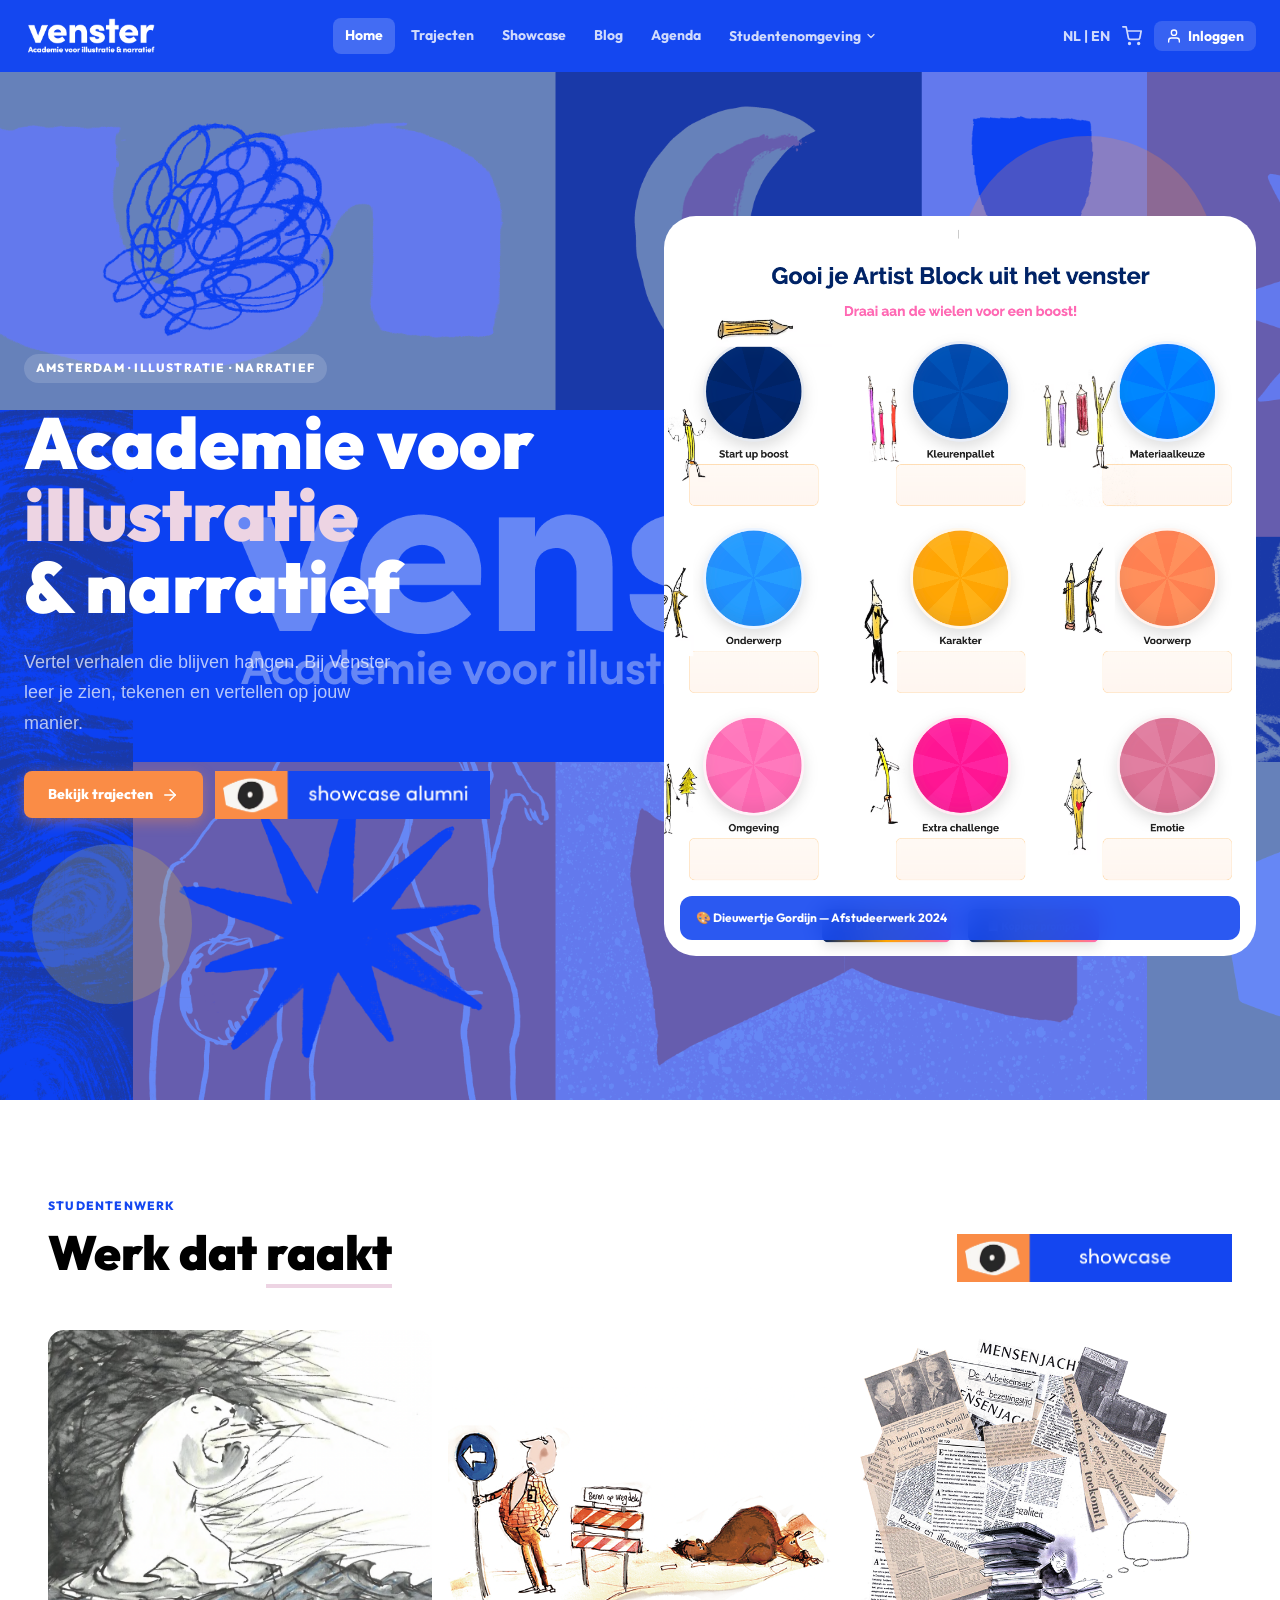
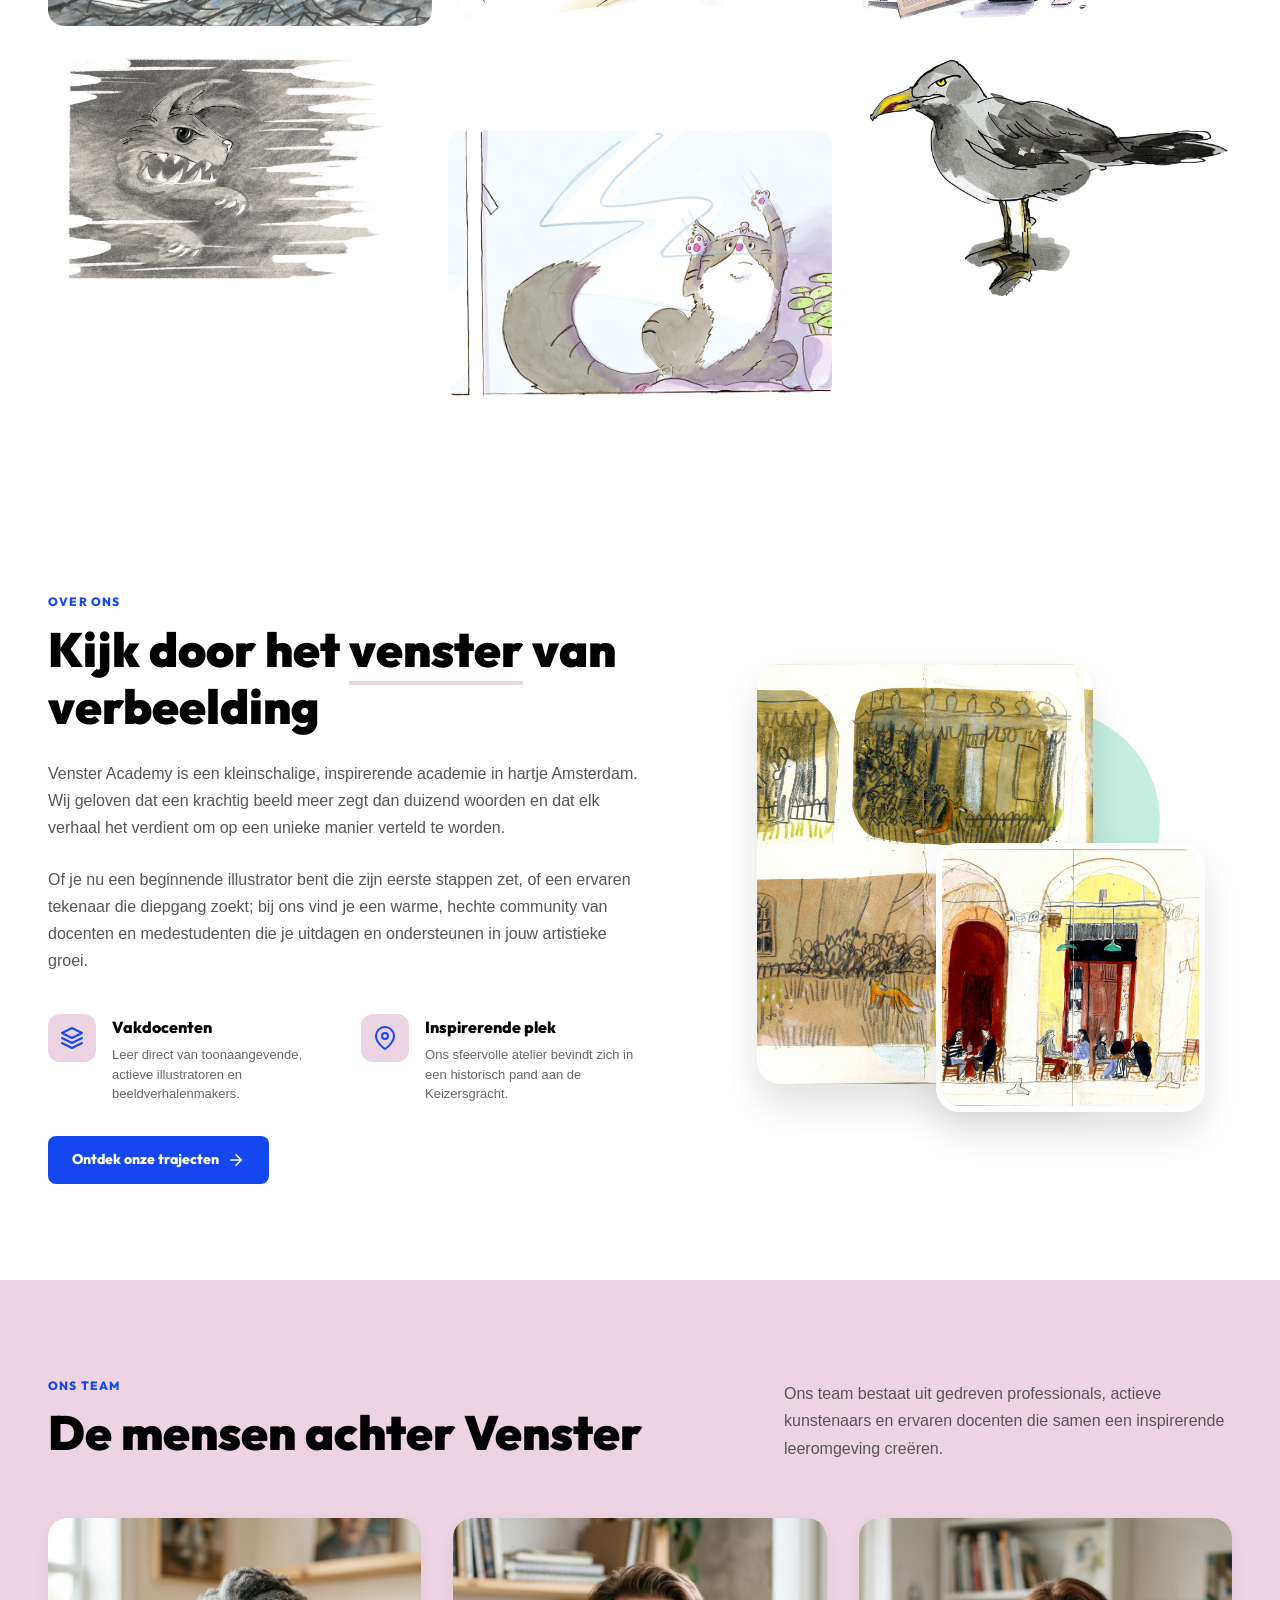
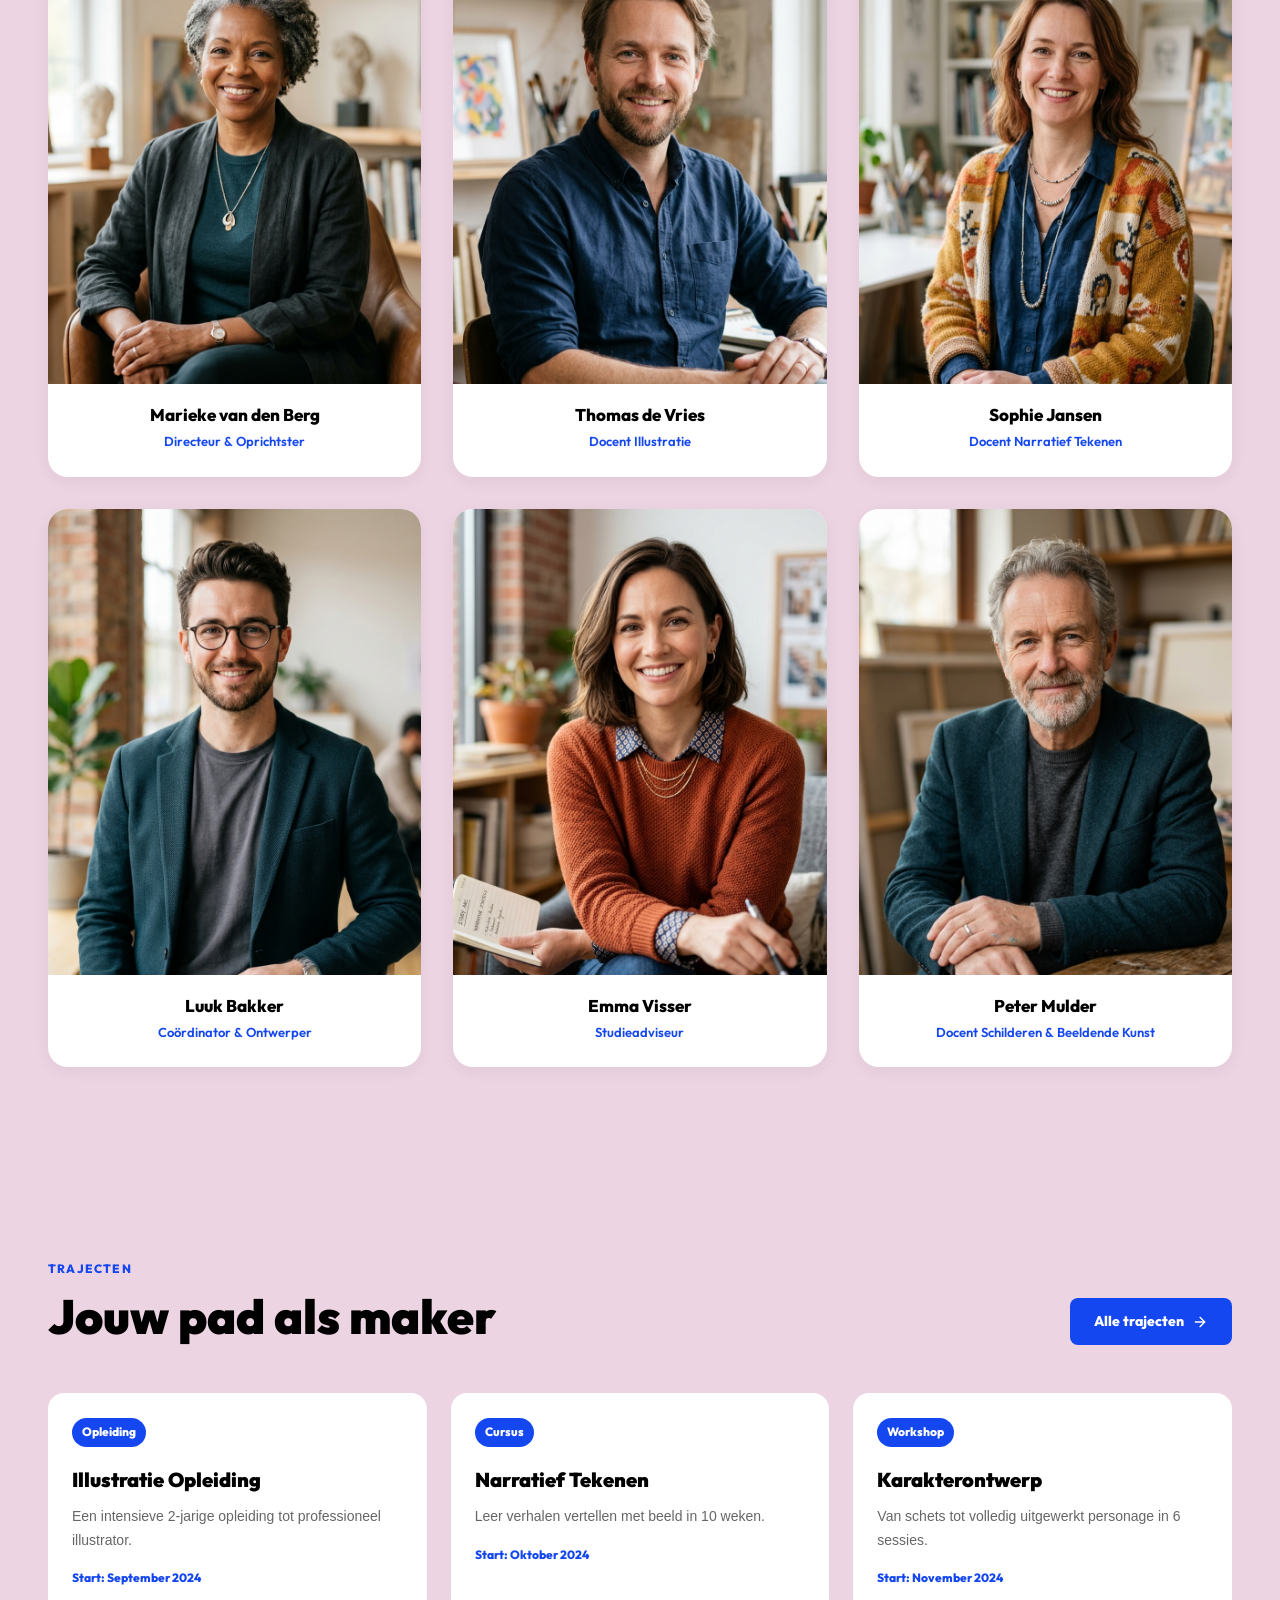
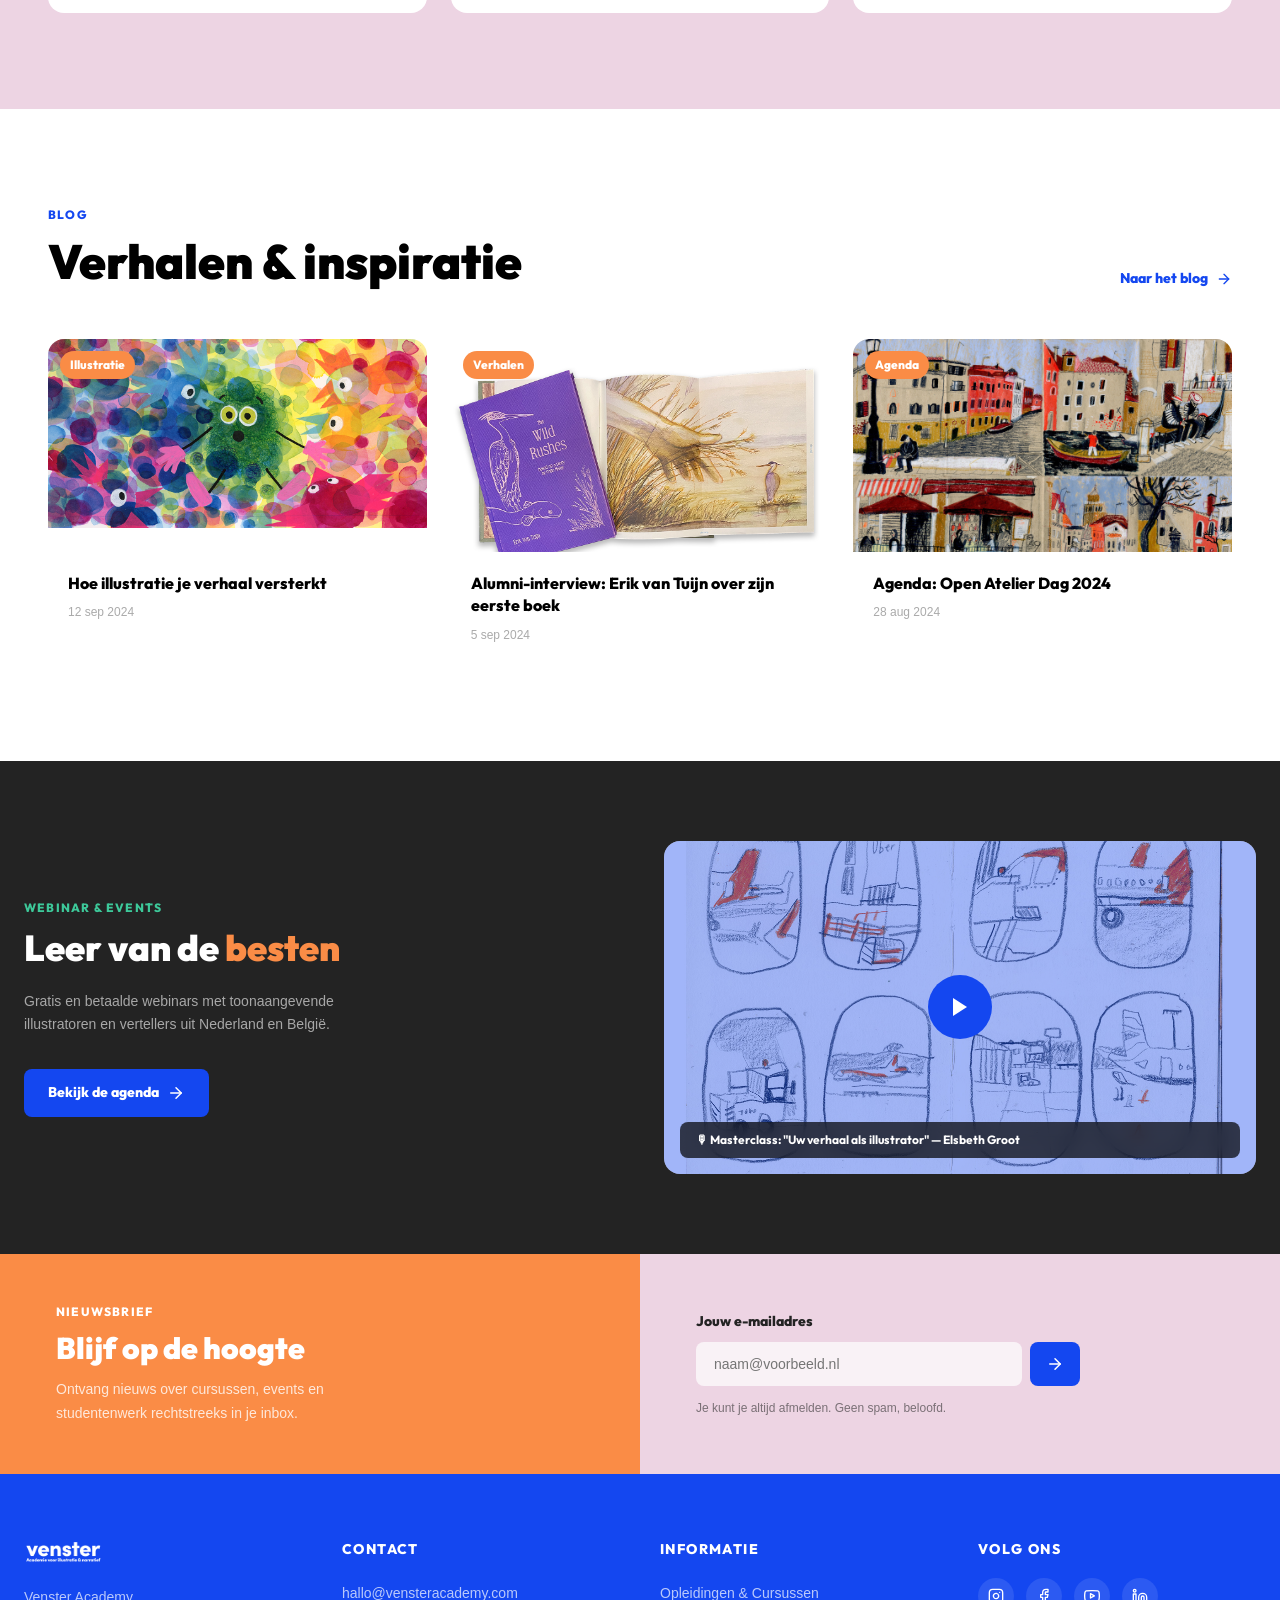
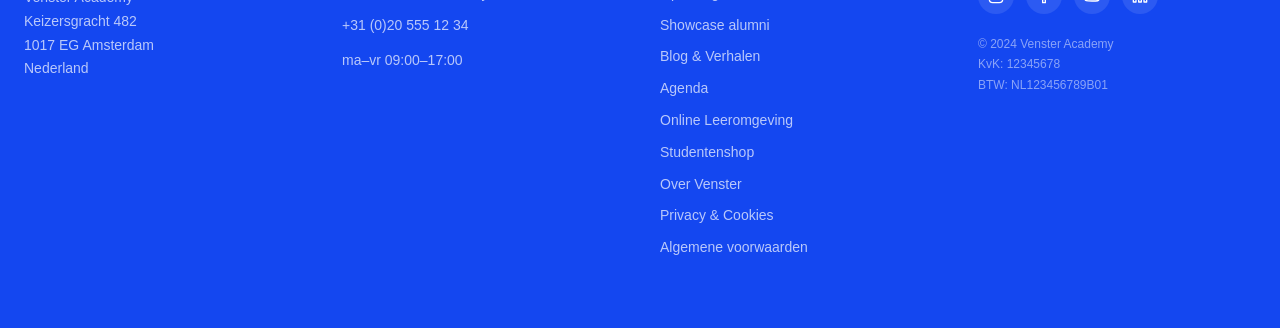
<file: index.html>
<!DOCTYPE html>
<html lang="nl">
<head>
  <meta charset="UTF-8" />
  <meta name="viewport" content="width=device-width, initial-scale=1.0" />
  <title>Venster Academy — Academie voor Illustratie & Narratief</title>
  <meta name="description" content="Venster Academy biedt een levendig platform voor aspirant-illustratoren en verhalenvertellers om cursussen te verkennen, werk te tonen en in contact te komen met een creatieve community." />
  <link href="https://fonts.googleapis.com/css2?family=Outfit:wght@300;400;500;600;700;800;900&display=swap" rel="stylesheet">
  <link rel="stylesheet" href="css/style.css" />
</head>
<body>
  <div class="page-wrapper">

    <!-- ===== NAVIGATION ===== -->
    <nav class="nav" id="main-nav">
      <div class="nav__inner">
        <!-- Logo -->
        <a href="index.html" class="nav__logo" aria-label="Venster Academy home">
          <img src="assets/Klant huisstijl/wit-3c.png" alt="Venster Academy" style="height: 48px; width: auto;" />
        </a>

        <!-- Desktop links -->
        <div class="nav__links">
          <a href="index.html" class="nav__link nav__link--active">Home</a>
          <a href="trajecten.html" class="nav__link">Trajecten</a>
          <a href="showcase.html" class="nav__link">Showcase</a>
          <a href="blog.html" class="nav__link">Blog</a>
          <a href="agenda.html" class="nav__link">Agenda</a>
          <div class="nav__dropdown">
            <button class="nav__link nav__dropdown-trigger">Studentenomgeving
              <svg width="12" height="12" viewBox="0 0 24 24" fill="none" stroke="currentColor" stroke-width="2.5" stroke-linecap="round" stroke-linejoin="round"><polyline points="6 9 12 15 18 9"/></svg>
            </button>
            <div class="nav__dropdown-menu">
              <a href="leeromgeving.html" class="nav__dropdown-link">
                <svg width="16" height="16" viewBox="0 0 24 24" fill="none" stroke="currentColor" stroke-width="2" stroke-linecap="round" stroke-linejoin="round"><path d="M2 3h6a4 4 0 0 1 4 4v14a3 3 0 0 0-3-3H2z"/><path d="M22 3h-6a4 4 0 0 0-4 4v14a3 3 0 0 1 3-3h7z"/></svg>
                Online Leeromgeving
              </a>
              <a href="studentenshop.html" class="nav__dropdown-link">
                <svg width="16" height="16" viewBox="0 0 24 24" fill="none" stroke="currentColor" stroke-width="2" stroke-linecap="round" stroke-linejoin="round"><circle cx="9" cy="21" r="1"/><circle cx="20" cy="21" r="1"/><path d="M1 1h4l2.68 13.39a2 2 0 0 0 2 1.61h9.72a2 2 0 0 0 2-1.61L23 6H6"/></svg>
                Studentenshop
              </a>
            </div>
          </div>
        </div>

        <!-- Desktop controls -->
        <div class="nav__controls">
          <button class="nav__lang-btn" id="lang-toggle">NL | EN</button>
          <button class="nav__icon-btn" aria-label="Winkelwagen">
            <svg width="20" height="20" viewBox="0 0 24 24" fill="none" stroke="currentColor" stroke-width="2" stroke-linecap="round" stroke-linejoin="round"><circle cx="9" cy="21" r="1"/><circle cx="20" cy="21" r="1"/><path d="M1 1h4l2.68 13.39a2 2 0 0 0 2 1.61h9.72a2 2 0 0 0 2-1.61L23 6H6"/></svg>
          </button>
          <button class="nav__login-btn" aria-label="Inloggen">
            <svg width="16" height="16" viewBox="0 0 24 24" fill="none" stroke="currentColor" stroke-width="2" stroke-linecap="round" stroke-linejoin="round"><path d="M20 21v-2a4 4 0 0 0-4-4H8a4 4 0 0 0-4 4v2"/><circle cx="12" cy="7" r="4"/></svg>
            <span>Inloggen</span>
          </button>
        </div>

        <!-- Mobile hamburger -->
        <button class="nav__hamburger" id="hamburger-btn" aria-label="Menu openen">
          <svg width="24" height="24" viewBox="0 0 24 24" fill="none" stroke="currentColor" stroke-width="2" stroke-linecap="round" stroke-linejoin="round" id="hamburger-icon"><line x1="3" y1="6" x2="21" y2="6"/><line x1="3" y1="12" x2="21" y2="12"/><line x1="3" y1="18" x2="21" y2="18"/></svg>
          <svg width="24" height="24" viewBox="0 0 24 24" fill="none" stroke="currentColor" stroke-width="2" stroke-linecap="round" stroke-linejoin="round" id="close-icon" style="display:none;"><line x1="18" y1="6" x2="6" y2="18"/><line x1="6" y1="6" x2="18" y2="18"/></svg>
        </button>
      </div>

      <!-- Mobile menu -->
      <div class="nav__mobile-menu" id="mobile-menu">
        <a href="index.html" class="nav__mobile-link nav__mobile-link--active">Home</a>
        <a href="trajecten.html" class="nav__mobile-link">Trajecten</a>
        <a href="showcase.html" class="nav__mobile-link">Showcase</a>
        <a href="blog.html" class="nav__mobile-link">Blog</a>
        <a href="agenda.html" class="nav__mobile-link">Agenda</a>
        <div class="nav__mobile-dropdown">
          <button class="nav__mobile-link nav__mobile-dropdown-trigger">Studentenomgeving
            <svg width="12" height="12" viewBox="0 0 24 24" fill="none" stroke="currentColor" stroke-width="2.5" stroke-linecap="round" stroke-linejoin="round"><polyline points="6 9 12 15 18 9"/></svg>
          </button>
          <div class="nav__mobile-dropdown-menu">
            <a href="leeromgeving.html" class="nav__mobile-link nav__mobile-sublink">Online Leeromgeving</a>
            <a href="studentenshop.html" class="nav__mobile-link nav__mobile-sublink">Studentenshop</a>
          </div>
        </div>
        <div class="nav__mobile-controls">
          <button class="nav__lang-btn">NL | EN</button>
          <button class="nav__icon-btn" aria-label="Winkelwagen">
            <svg width="18" height="18" viewBox="0 0 24 24" fill="none" stroke="currentColor" stroke-width="2" stroke-linecap="round" stroke-linejoin="round"><circle cx="9" cy="21" r="1"/><circle cx="20" cy="21" r="1"/><path d="M1 1h4l2.68 13.39a2 2 0 0 0 2 1.61h9.72a2 2 0 0 0 2-1.61L23 6H6"/></svg>
          </button>
          <button class="nav__icon-btn" style="font-size:0.875rem;font-weight:700;display:flex;align-items:center;gap:0.25rem;">
            <svg width="16" height="16" viewBox="0 0 24 24" fill="none" stroke="currentColor" stroke-width="2" stroke-linecap="round" stroke-linejoin="round"><path d="M20 21v-2a4 4 0 0 0-4-4H8a4 4 0 0 0-4 4v2"/><circle cx="12" cy="7" r="4"/></svg>
            Inloggen
          </button>
        </div>
      </div>
    </nav>

    <!-- ===== MAIN CONTENT ===== -->
    <main class="main-content">

      <!-- HERO -->
      <section class="hero">
        <div class="hero__bg-img">
          <img src="assets/2022/04/Artboard-4@2x.png" alt="Venster Academy huisstijl illustratie collage" />
        </div>
        <div class="hero__blob-orange"></div>
        <div class="hero__blob-mint"></div>

        <div class="hero__inner">
          <div>
            <div class="hero__badge">Amsterdam · Illustratie · Narratief</div>
            <h1 class="hero__title">
              Academie voor<br />
              <span>illustratie</span><br />
              &amp; narratief
            </h1>
            <p class="hero__subtitle">
              Vertel verhalen die blijven hangen. Bij Venster leer je zien, tekenen en vertellen op jouw manier.
            </p>
            <div class="hero__actions" style="align-items: center;">
              <a href="trajecten.html" class="btn btn--orange">
                Bekijk trajecten
                <svg width="18" height="18" viewBox="0 0 24 24" fill="none" stroke="currentColor" stroke-width="2" stroke-linecap="round" stroke-linejoin="round"><line x1="5" y1="12" x2="19" y2="12"/><polyline points="12 5 19 12 12 19"/></svg>
              </a>
              <a href="showcase.html" class="btn-image-wrapper">
                <img src="assets/2026/01/showcase-alumni-button-knop.png" alt="Showcase alumni" class="btn-image" />
              </a>
            </div>
          </div>
          <div class="hero__image-wrapper">
            <div class="hero__image-card">
              <img src="assets/2026/01/Gooi-je-artist-block-uit-het-venster_afstudeeronderzoek-Dieuwertje-Gordijn-voor-de-Opleiding-Beeldverhaal-bij-Venster-Academie-voor-Illustratie-en-Narratief-in-Utrecht.png" alt="Dieuwertje Gordijn — Gooi je artist block uit het venster" />
              <div class="hero__image-caption">
                <p>🎨 Dieuwertje Gordijn — Afstudeerwerk 2024</p>
              </div>
            </div>
          </div>
        </div>
      </section>

      <!-- STUDENTENWERK MASONRY -->
      <section class="section-padded">
        <div class="container">
          <div class="section-header">
            <div>
              <p class="section-label" style="color: var(--venster-blue);">Studentenwerk</p>
              <h2 class="section-title">Werk dat <span class="underline-accent">raakt</span></h2>
            </div>
            <a href="showcase.html" class="btn-image-wrapper">
              <img src="assets/2026/02/showcase-button-knop.png" alt="Alle alumni" class="btn-image" />
            </a>
          </div>
          <div class="masonry-grid">
            <div class="masonry-grid__item">
              <img src="assets/2026/01/petra-van-der-ploeg-tekstloos-prentenboek-voor-de-opleiding-beeldverhaal-bij-venster-academy-in-utrecht-1.png" alt="Petra van der Ploeg — Tekstloos prentenboek" />
              <div class="masonry-grid__overlay">
                <p class="masonry-grid__name">Petra van der Ploeg</p>
                <p class="masonry-grid__project">Tekstloos prentenboek</p>
              </div>
            </div>
            <div class="masonry-grid__item">
              <img src="assets/2026/02/01-Kristalkoorts-Bullrabbit-running-300dpi-20x30-1.png" alt="Erik van Tuijn — Kristalkoorts" />
              <div class="masonry-grid__overlay">
                <p class="masonry-grid__name">Erik van Tuijn</p>
                <p class="masonry-grid__project">Kristalkoorts</p>
              </div>
            </div>
            <div class="masonry-grid__item">
              <img src="assets/2026/01/Gooi-je-artist-block-en-beren-op-de-weg-uit-het-venster_afstudeeronderzoek-Dieuwertje-Gordijn-voor-de-Opleiding-Beeldverhaal-bij-Venster-Academie-voor-Illustratie-en-Narratief-in-Utrecht-1.png" alt="Dieuwertje Gordijn — Gooi je artist block uit het venster" />
              <div class="masonry-grid__overlay">
                <p class="masonry-grid__name">Dieuwertje Gordijn</p>
                <p class="masonry-grid__project">Gooi je artist block uit het venster</p>
              </div>
            </div>
            <div class="masonry-grid__item">
              <img src="assets/2026/02/jessamijn_kat-voor-raam.png" alt="Jessamijn — Kat voor raam" />
              <div class="masonry-grid__overlay">
                <p class="masonry-grid__name">Jessamijn</p>
                <p class="masonry-grid__project">Kat voor raam</p>
              </div>
            </div>
            <div class="masonry-grid__item">
              <img src="assets/2026/02/Monique-knipsels.png" alt="Monique van Dongen — Knipsels" />
              <div class="masonry-grid__overlay">
                <p class="masonry-grid__name">Monique van Dongen</p>
                <p class="masonry-grid__project">Knipsels</p>
              </div>
            </div>
            <div class="masonry-grid__item">
              <img src="assets/2026/02/meeuw-immink.png" alt="Fransje Immink — Meeuw" />
              <div class="masonry-grid__overlay">
                <p class="masonry-grid__name">Fransje Immink</p>
                <p class="masonry-grid__project">Meeuw</p>
              </div>
            </div>
          </div>
        </div>
      </section>

      <!-- ===== ABOUT US / OVER ONS ===== -->
      <section class="about-section section-padded" id="about-us">
        <div class="container">
          <div class="about-section__grid">
            <div class="about-section__content">
              <p class="section-label" style="color: var(--venster-blue);">Over ons</p>
              <h2 class="section-title">Kijk door het <span class="underline-accent">venster</span> van verbeelding</h2>
              <p class="about-section__text">
                Venster Academy is een kleinschalige, inspirerende academie in hartje Amsterdam. Wij geloven dat een krachtig beeld meer zegt dan duizend woorden en dat elk verhaal het verdient om op een unieke manier verteld te worden.
              </p>
              <p class="about-section__text">
                Of je nu een beginnende illustrator bent die zijn eerste stappen zet, of een ervaren tekenaar die diepgang zoekt; bij ons vind je een warme, hechte community van docenten en medestudenten die je uitdagen en ondersteunen in jouw artistieke groei.
              </p>
              <div class="about-section__features">
                <div class="about-section__feature">
                  <div class="about-section__feature-icon">
                    <svg width="24" height="24" viewBox="0 0 24 24" fill="none" stroke="currentColor" stroke-width="2" stroke-linecap="round" stroke-linejoin="round"><path d="M12 2L2 7l10 5 10-5-10-5z"/><path d="M2 17l10 5 10-5"/><path d="M2 12l10 5 10-5"/></svg>
                  </div>
                  <div>
                    <h4 class="about-section__feature-title">Vakdocenten</h4>
                    <p class="about-section__feature-desc">Leer direct van toonaangevende, actieve illustratoren en beeldverhalenmakers.</p>
                  </div>
                </div>
                <div class="about-section__feature">
                  <div class="about-section__feature-icon">
                    <svg width="24" height="24" viewBox="0 0 24 24" fill="none" stroke="currentColor" stroke-width="2" stroke-linecap="round" stroke-linejoin="round"><path d="M21 10c0 7-9 13-9 13s-9-6-9-13a9 9 0 0 1 18 0z"/><circle cx="12" cy="10" r="3"/></svg>
                  </div>
                  <div>
                    <h4 class="about-section__feature-title">Inspirerende plek</h4>
                    <p class="about-section__feature-desc">Ons sfeervolle atelier bevindt zich in een historisch pand aan de Keizersgracht.</p>
                  </div>
                </div>
              </div>
              <div style="margin-top: 2rem;">
                <a href="trajecten.html" class="btn btn--blue">
                  Ontdek onze trajecten
                  <svg width="18" height="18" viewBox="0 0 24 24" fill="none" stroke="currentColor" stroke-width="2" stroke-linecap="round" stroke-linejoin="round"><line x1="5" y1="12" x2="19" y2="12"/><polyline points="12 5 19 12 12 19"/></svg>
                </a>
              </div>
            </div>
            <div class="about-section__visual">
              <div class="about-section__image-stack">
                <div class="about-section__image-card main-img">
                  <img src="assets/2026/05/venster02.jpg" alt="Creatieve sfeer in ons atelier op de Keizersgracht" />
                </div>
                <div class="about-section__image-card sub-img">
                  <img src="assets/2026/05/venster01.jpg" alt="Studenten aan het werk" />
                </div>
                <div class="about-section__blob"></div>
              </div>
            </div>
          </div>
        </div>
      </section>

      <!-- ===== ONS TEAM ===== -->
      <section class="team-section section-padded" id="ons-team">
        <div class="container">
          <div class="team-section__header">
            <div>
              <p class="section-label" style="color: var(--venster-blue);">Ons team</p>
              <h2 class="section-title">De mensen achter <span class="underline-accent">Venster</span></h2>
            </div>
            <p class="team-section__intro">
              Ons team bestaat uit gedreven professionals, actieve kunstenaars en ervaren docenten die samen een inspirerende leeromgeving creëren.
            </p>
          </div>
          <div class="team-section__grid">
            <!-- Team Member 1 -->
            <div class="team-card">
              <div class="team-card__image">
                <img src="assets/team/team-member-1.png" alt="Foto van Marieke van den Berg" />
                <div class="team-card__overlay">
                  <div class="team-card__socials">
                    <a href="#" aria-label="LinkedIn">
                      <svg width="16" height="16" viewBox="0 0 24 24" fill="none" stroke="currentColor" stroke-width="2" stroke-linecap="round" stroke-linejoin="round"><path d="M16 8a6 6 0 0 1 6 6v7h-4v-7a2 2 0 0 0-2-2 2 2 0 0 0-2 2v7h-4v-7a6 6 0 0 1 6-6z"/><rect x="2" y="9" width="4" height="12"/><circle cx="4" cy="4" r="2"/></svg>
                    </a>
                    <a href="#" aria-label="E-mail">
                      <svg width="16" height="16" viewBox="0 0 24 24" fill="none" stroke="currentColor" stroke-width="2" stroke-linecap="round" stroke-linejoin="round"><path d="M4 4h16c1.1 0 2 .9 2 2v12c0 1.1-.9 2-2 2H4c-1.1 0-2-.9-2-2V6c0-1.1.9-2 2-2z"/><polyline points="22,6 12,13 2,6"/></svg>
                    </a>
                  </div>
                </div>
              </div>
              <div class="team-card__info">
                <h3 class="team-card__name">Marieke van den Berg</h3>
                <p class="team-card__role">Directeur & Oprichtster</p>
              </div>
            </div>

            <!-- Team Member 2 -->
            <div class="team-card">
              <div class="team-card__image">
                <img src="assets/team/team-member-2.png" alt="Foto van Thomas de Vries" />
                <div class="team-card__overlay">
                  <div class="team-card__socials">
                    <a href="#" aria-label="LinkedIn">
                      <svg width="16" height="16" viewBox="0 0 24 24" fill="none" stroke="currentColor" stroke-width="2" stroke-linecap="round" stroke-linejoin="round"><path d="M16 8a6 6 0 0 1 6 6v7h-4v-7a2 2 0 0 0-2-2 2 2 0 0 0-2 2v7h-4v-7a6 6 0 0 1 6-6z"/><rect x="2" y="9" width="4" height="12"/><circle cx="4" cy="4" r="2"/></svg>
                    </a>
                    <a href="#" aria-label="E-mail">
                      <svg width="16" height="16" viewBox="0 0 24 24" fill="none" stroke="currentColor" stroke-width="2" stroke-linecap="round" stroke-linejoin="round"><path d="M4 4h16c1.1 0 2 .9 2 2v12c0 1.1-.9 2-2 2H4c-1.1 0-2-.9-2-2V6c0-1.1.9-2 2-2z"/><polyline points="22,6 12,13 2,6"/></svg>
                    </a>
                  </div>
                </div>
              </div>
              <div class="team-card__info">
                <h3 class="team-card__name">Thomas de Vries</h3>
                <p class="team-card__role">Docent Illustratie</p>
              </div>
            </div>

            <!-- Team Member 3 -->
            <div class="team-card">
              <div class="team-card__image">
                <img src="assets/team/team-member-3.png" alt="Foto van Sophie Jansen" />
                <div class="team-card__overlay">
                  <div class="team-card__socials">
                    <a href="#" aria-label="LinkedIn">
                      <svg width="16" height="16" viewBox="0 0 24 24" fill="none" stroke="currentColor" stroke-width="2" stroke-linecap="round" stroke-linejoin="round"><path d="M16 8a6 6 0 0 1 6 6v7h-4v-7a2 2 0 0 0-2-2 2 2 0 0 0-2 2v7h-4v-7a6 6 0 0 1 6-6z"/><rect x="2" y="9" width="4" height="12"/><circle cx="4" cy="4" r="2"/></svg>
                    </a>
                    <a href="#" aria-label="E-mail">
                      <svg width="16" height="16" viewBox="0 0 24 24" fill="none" stroke="currentColor" stroke-width="2" stroke-linecap="round" stroke-linejoin="round"><path d="M4 4h16c1.1 0 2 .9 2 2v12c0 1.1-.9 2-2 2H4c-1.1 0-2-.9-2-2V6c0-1.1.9-2 2-2z"/><polyline points="22,6 12,13 2,6"/></svg>
                    </a>
                  </div>
                </div>
              </div>
              <div class="team-card__info">
                <h3 class="team-card__name">Sophie Jansen</h3>
                <p class="team-card__role">Docent Narratief Tekenen</p>
              </div>
            </div>

            <!-- Team Member 4 -->
            <div class="team-card">
              <div class="team-card__image">
                <img src="assets/team/team-member-4.png" alt="Foto van Luuk Bakker" />
                <div class="team-card__overlay">
                  <div class="team-card__socials">
                    <a href="#" aria-label="LinkedIn">
                      <svg width="16" height="16" viewBox="0 0 24 24" fill="none" stroke="currentColor" stroke-width="2" stroke-linecap="round" stroke-linejoin="round"><path d="M16 8a6 6 0 0 1 6 6v7h-4v-7a2 2 0 0 0-2-2 2 2 0 0 0-2 2v7h-4v-7a6 6 0 0 1 6-6z"/><rect x="2" y="9" width="4" height="12"/><circle cx="4" cy="4" r="2"/></svg>
                    </a>
                    <a href="#" aria-label="E-mail">
                      <svg width="16" height="16" viewBox="0 0 24 24" fill="none" stroke="currentColor" stroke-width="2" stroke-linecap="round" stroke-linejoin="round"><path d="M4 4h16c1.1 0 2 .9 2 2v12c0 1.1-.9 2-2 2H4c-1.1 0-2-.9-2-2V6c0-1.1.9-2 2-2z"/><polyline points="22,6 12,13 2,6"/></svg>
                    </a>
                  </div>
                </div>
              </div>
              <div class="team-card__info">
                <h3 class="team-card__name">Luuk Bakker</h3>
                <p class="team-card__role">Coördinator & Ontwerper</p>
              </div>
            </div>

            <!-- Team Member 5 -->
            <div class="team-card">
              <div class="team-card__image">
                <img src="assets/team/team-member-5.png" alt="Foto van Emma Visser" />
                <div class="team-card__overlay">
                  <div class="team-card__socials">
                    <a href="#" aria-label="LinkedIn">
                      <svg width="16" height="16" viewBox="0 0 24 24" fill="none" stroke="currentColor" stroke-width="2" stroke-linecap="round" stroke-linejoin="round"><path d="M16 8a6 6 0 0 1 6 6v7h-4v-7a2 2 0 0 0-2-2 2 2 0 0 0-2 2v7h-4v-7a6 6 0 0 1 6-6z"/><rect x="2" y="9" width="4" height="12"/><circle cx="4" cy="4" r="2"/></svg>
                    </a>
                    <a href="#" aria-label="E-mail">
                      <svg width="16" height="16" viewBox="0 0 24 24" fill="none" stroke="currentColor" stroke-width="2" stroke-linecap="round" stroke-linejoin="round"><path d="M4 4h16c1.1 0 2 .9 2 2v12c0 1.1-.9 2-2 2H4c-1.1 0-2-.9-2-2V6c0-1.1.9-2 2-2z"/><polyline points="22,6 12,13 2,6"/></svg>
                    </a>
                  </div>
                </div>
              </div>
              <div class="team-card__info">
                <h3 class="team-card__name">Emma Visser</h3>
                <p class="team-card__role">Studieadviseur</p>
              </div>
            </div>

            <!-- Team Member 6 -->
            <div class="team-card">
              <div class="team-card__image">
                <img src="assets/team/team-member-6.png" alt="Foto van Peter Mulder" />
                <div class="team-card__overlay">
                  <div class="team-card__socials">
                    <a href="#" aria-label="LinkedIn">
                      <svg width="16" height="16" viewBox="0 0 24 24" fill="none" stroke="currentColor" stroke-width="2" stroke-linecap="round" stroke-linejoin="round"><path d="M16 8a6 6 0 0 1 6 6v7h-4v-7a2 2 0 0 0-2-2 2 2 0 0 0-2 2v7h-4v-7a6 6 0 0 1 6-6z"/><rect x="2" y="9" width="4" height="12"/><circle cx="4" cy="4" r="2"/></svg>
                    </a>
                    <a href="#" aria-label="E-mail">
                      <svg width="16" height="16" viewBox="0 0 24 24" fill="none" stroke="currentColor" stroke-width="2" stroke-linecap="round" stroke-linejoin="round"><path d="M4 4h16c1.1 0 2 .9 2 2v12c0 1.1-.9 2-2 2H4c-1.1 0-2-.9-2-2V6c0-1.1.9-2 2-2z"/><polyline points="22,6 12,13 2,6"/></svg>
                    </a>
                  </div>
                </div>
              </div>
              <div class="team-card__info">
                <h3 class="team-card__name">Peter Mulder</h3>
                <p class="team-card__role">Docent Schilderen & Beeldende Kunst</p>
              </div>
            </div>
          </div>
        </div>
      </section>

      <!-- TRAJECTEN / COURSES -->
      <section class="section-padded section-bg-pink">
        <div class="container">
          <div class="section-header">
            <div>
              <p class="section-label" style="color: var(--venster-blue);">Trajecten</p>
              <h2 class="section-title">Jouw pad als maker</h2>
            </div>
            <a href="trajecten.html" class="btn btn--blue">
              Alle trajecten
              <svg width="16" height="16" viewBox="0 0 24 24" fill="none" stroke="currentColor" stroke-width="2" stroke-linecap="round" stroke-linejoin="round"><line x1="5" y1="12" x2="19" y2="12"/><polyline points="12 5 19 12 12 19"/></svg>
            </a>
          </div>
          <div class="card-grid card-grid--3">
            <!-- Card 1 -->
            <div class="course-card">
              <div class="course-card__body">
                <span class="course-card__tag">Opleiding</span>
                <h3 class="course-card__title">Illustratie Opleiding</h3>
                <p class="course-card__desc">Een intensieve 2-jarige opleiding tot professioneel illustrator.</p>
                <p class="course-card__start">Start: September 2024</p>
              </div>
            </div>
            <!-- Card 2 -->
            <div class="course-card">
              <div class="course-card__body">
                <span class="course-card__tag">Cursus</span>
                <h3 class="course-card__title">Narratief Tekenen</h3>
                <p class="course-card__desc">Leer verhalen vertellen met beeld in 10 weken.</p>
                <p class="course-card__start">Start: Oktober 2024</p>
              </div>
            </div>
            <!-- Card 3 -->
            <div class="course-card">
              <div class="course-card__body">
                <span class="course-card__tag">Workshop</span>
                <h3 class="course-card__title">Karakterontwerp</h3>
                <p class="course-card__desc">Van schets tot volledig uitgewerkt personage in 6 sessies.</p>
                <p class="course-card__start">Start: November 2024</p>
              </div>
            </div>
          </div>
        </div>
      </section>

      <!-- BLOG TEASERS -->
      <section class="section-padded">
        <div class="container">
          <div class="section-header">
            <div>
              <p class="section-label" style="color: var(--venster-blue);">Blog</p>
              <h2 class="section-title">Verhalen &amp; inspiratie</h2>
            </div>
            <a href="blog.html" class="section-link">
              Naar het blog
              <svg width="16" height="16" viewBox="0 0 24 24" fill="none" stroke="currentColor" stroke-width="2" stroke-linecap="round" stroke-linejoin="round"><line x1="5" y1="12" x2="19" y2="12"/><polyline points="12 5 19 12 12 19"/></svg>
            </a>
          </div>
          <div class="card-grid card-grid--3">
            <article class="blog-card">
              <div class="blog-card__image">
                <img src="assets/2026/02/04-Zo-de-knetter-inzicht-Erik-van-Tuijn.png" alt="Inzicht illustratie door Erik van Tuijn" style="max-width: 100%; height: auto;" />
                <span class="blog-card__image-tag">Illustratie</span>
              </div>
              <div class="blog-card__body">
                <h3 class="blog-card__title">Hoe illustratie je verhaal versterkt</h3>
                <p class="blog-card__date">12 sep 2024</p>
              </div>
            </article>
            <article class="blog-card">
              <div class="blog-card__image">
                <img src="assets/2026/02/01-Wild-Rushes-Book-open.png" alt="Open boekspread door Erik van Tuijn" style="max-width: 100%; height: auto;" />
                <span class="blog-card__image-tag">Verhalen</span>
              </div>
              <div class="blog-card__body">
                <h3 class="blog-card__title">Alumni-interview: Erik van Tuijn over zijn eerste boek</h3>
                <p class="blog-card__date">5 sep 2024</p>
              </div>
            </article>
            <article class="blog-card">
              <div class="blog-card__image">
                <img src="assets/2026/05/venster05.jpg" alt="Open Atelier Dag bij Venster Academy" style="max-width: 100%; height: auto;" />
                <span class="blog-card__image-tag">Agenda</span>
              </div>
              <div class="blog-card__body">
                <h3 class="blog-card__title">Agenda: Open Atelier Dag 2024</h3>
                <p class="blog-card__date">28 aug 2024</p>
              </div>
            </article>
          </div>
        </div>
      </section>

      <!-- VIDEO / WEBINAR -->
      <section class="webinar-section">
        <div class="webinar-section__inner">
          <div>
            <p class="section-label" style="color: var(--venster-mint);">Webinar &amp; Events</p>
            <h2 class="section-title" style="color: white; font-size: 2.25rem; margin-bottom: 1.25rem; line-height: 1.2;">
              Leer van de <span style="color: var(--venster-orange);">besten</span>
            </h2>
            <p style="color: rgba(255,255,255,0.6); font-size: 0.875rem; line-height: 1.7; margin-bottom: 2rem; max-width: 24rem;">
              Gratis en betaalde webinars met toonaangevende illustratoren en vertellers uit Nederland en België.
            </p>
            <a href="agenda.html" class="btn btn--blue">
              Bekijk de agenda
              <svg width="18" height="18" viewBox="0 0 24 24" fill="none" stroke="currentColor" stroke-width="2" stroke-linecap="round" stroke-linejoin="round"><line x1="5" y1="12" x2="19" y2="12"/><polyline points="12 5 19 12 12 19"/></svg>
            </a>
          </div>
          <div class="webinar-section__video">
            <img src="assets/2026/05/venster03.jpg" alt="Masterclass video bij Venster Academy" style="max-width: 100%; height: auto;" />
            <div class="webinar-section__video-overlay">
              <div class="webinar-section__play-btn">
                <svg width="24" height="24" viewBox="0 0 24 24" fill="white"><polygon points="5 3 19 12 5 21 5 3"/></svg>
              </div>
            </div>
            <div class="webinar-section__video-caption">
              <p>🎙 Masterclass: "Uw verhaal als illustrator" — Elsbeth Groot</p>
            </div>
          </div>
        </div>
      </section>
    </main>

    <!-- ===== NEWSLETTER ===== -->
    <section class="newsletter" id="newsletter-section">
      <div class="newsletter__left">
        <p class="section-label" style="color: white;">Nieuwsbrief</p>
        <h2 style="color: white; font-size: 1.875rem; font-family: var(--font-display); font-weight: 900; line-height: 1.2;">Blijf op de hoogte</h2>
        <p style="color: rgba(255,255,255,0.8); margin-top: 0.75rem; font-size: 0.875rem; max-width: 20rem;">
          Ontvang nieuws over cursussen, events en studentenwerk rechtstreeks in je inbox.
        </p>
      </div>
      <div class="newsletter__right" id="newsletter-right">
        <div id="newsletter-form-wrapper">
          <label for="newsletter-email" style="font-size: 0.875rem; margin-bottom: 0.5rem; display: block; font-family: var(--font-display); font-weight: 800; color: var(--venster-charcoal);">Jouw e-mailadres</label>
          <form class="newsletter__form" id="newsletter-form">
            <input type="email" id="newsletter-email" placeholder="naam@voorbeeld.nl" required class="newsletter__input" />
            <button type="submit" class="newsletter__submit">
              <svg width="18" height="18" viewBox="0 0 24 24" fill="none" stroke="currentColor" stroke-width="2" stroke-linecap="round" stroke-linejoin="round"><line x1="5" y1="12" x2="19" y2="12"/><polyline points="12 5 19 12 12 19"/></svg>
            </button>
          </form>
          <p style="font-size: 0.75rem; margin-top: 0.75rem; color: rgba(45,45,45,0.6);">Je kunt je altijd afmelden. Geen spam, beloofd.</p>
        </div>
        <div id="newsletter-success" class="newsletter__success" style="display: none;">
          <p style="font-size: 1.5rem; font-family: var(--font-display); font-weight: 900; color: var(--venster-blue);">Super, bedankt! 🎨</p>
          <p style="font-size: 0.875rem; margin-top: 0.5rem; color: var(--venster-charcoal);">We sturen je snel het eerste nieuws.</p>
        </div>
      </div>
    </section>

    <!-- ===== FOOTER ===== -->
    <footer class="footer">
      <div class="footer__inner">
        <div class="footer__grid">
          <!-- Col 1 -->
          <div>
            <div style="display: flex; align-items: center; gap: 0.5rem; margin-bottom: 1.25rem;">
              <img src="assets/Klant huisstijl/wit-3c.png" alt="Venster Academy" style="height: 28px; width: auto;" />
            </div>
            <p class="footer__text">
              Venster Academy<br />
              Keizersgracht 482<br />
              1017 EG Amsterdam<br />
              Nederland
            </p>
          </div>
          <!-- Col 2 -->
          <div>
            <h4 class="footer__heading">Contact</h4>
            <a href="mailto:hallo@vensteracademy.com" class="footer__link">hallo@vensteracademy.com</a>
            <a href="tel:+31205551234" class="footer__link">+31 (0)20 555 12 34</a>
            <p class="footer__text" style="margin-top: 0.5rem;">ma–vr 09:00–17:00</p>
          </div>
          <!-- Col 3 -->
          <div>
            <h4 class="footer__heading">Informatie</h4>
            <a href="trajecten.html" class="footer__link">Opleidingen &amp; Cursussen</a>
            <a href="showcase.html" class="footer__link">Showcase alumni</a>
            <a href="blog.html" class="footer__link">Blog &amp; Verhalen</a>
            <a href="agenda.html" class="footer__link">Agenda</a>
            <a href="leeromgeving.html" class="footer__link">Online Leeromgeving</a>
            <a href="studentenshop.html" class="footer__link">Studentenshop</a>
            <a href="#about-us" class="footer__link">Over Venster</a>
            <a href="#" class="footer__link">Privacy &amp; Cookies</a>
            <a href="#" class="footer__link">Algemene voorwaarden</a>
          </div>
          <!-- Col 4 -->
          <div>
            <h4 class="footer__heading">Volg ons</h4>
            <div class="footer__socials">
              <a href="#" class="footer__social-icon" aria-label="Instagram">
                <svg width="16" height="16" viewBox="0 0 24 24" fill="none" stroke="currentColor" stroke-width="2" stroke-linecap="round" stroke-linejoin="round"><rect x="2" y="2" width="20" height="20" rx="5" ry="5"/><path d="M16 11.37A4 4 0 1 1 12.63 8 4 4 0 0 1 16 11.37z"/><line x1="17.5" y1="6.5" x2="17.51" y2="6.5"/></svg>
              </a>
              <a href="#" class="footer__social-icon" aria-label="Facebook">
                <svg width="16" height="16" viewBox="0 0 24 24" fill="none" stroke="currentColor" stroke-width="2" stroke-linecap="round" stroke-linejoin="round"><path d="M18 2h-3a5 5 0 0 0-5 5v3H7v4h3v8h4v-8h3l1-4h-4V7a1 1 0 0 1 1-1h3z"/></svg>
              </a>
              <a href="#" class="footer__social-icon" aria-label="YouTube">
                <svg width="16" height="16" viewBox="0 0 24 24" fill="none" stroke="currentColor" stroke-width="2" stroke-linecap="round" stroke-linejoin="round"><path d="M22.54 6.42a2.78 2.78 0 0 0-1.94-2C18.88 4 12 4 12 4s-6.88 0-8.6.46a2.78 2.78 0 0 0-1.94 2A29 29 0 0 0 1 11.75a29 29 0 0 0 .46 5.33A2.78 2.78 0 0 0 3.4 19.1c1.72.46 8.6.46 8.6.46s6.88 0 8.6-.46a2.78 2.78 0 0 0 1.94-2 29 29 0 0 0 .46-5.25 29 29 0 0 0-.46-5.33z"/><polygon points="9.75 15.02 15.5 11.75 9.75 8.48 9.75 15.02"/></svg>
              </a>
              <a href="#" class="footer__social-icon" aria-label="LinkedIn">
                <svg width="16" height="16" viewBox="0 0 24 24" fill="none" stroke="currentColor" stroke-width="2" stroke-linecap="round" stroke-linejoin="round"><path d="M16 8a6 6 0 0 1 6 6v7h-4v-7a2 2 0 0 0-2-2 2 2 0 0 0-2 2v7h-4v-7a6 6 0 0 1 6-6z"/><rect x="2" y="9" width="4" height="12"/><circle cx="4" cy="4" r="2"/></svg>
              </a>
            </div>
            <p class="footer__legal">
              © 2024 Venster Academy<br />
              KvK: 12345678<br />
              BTW: NL123456789B01
            </p>
          </div>
        </div>
      </div>
    </footer>

  </div>

  <!-- ===== JAVASCRIPT ===== -->
  <script src="js/main.js"></script>
</body>
</html>
</file>
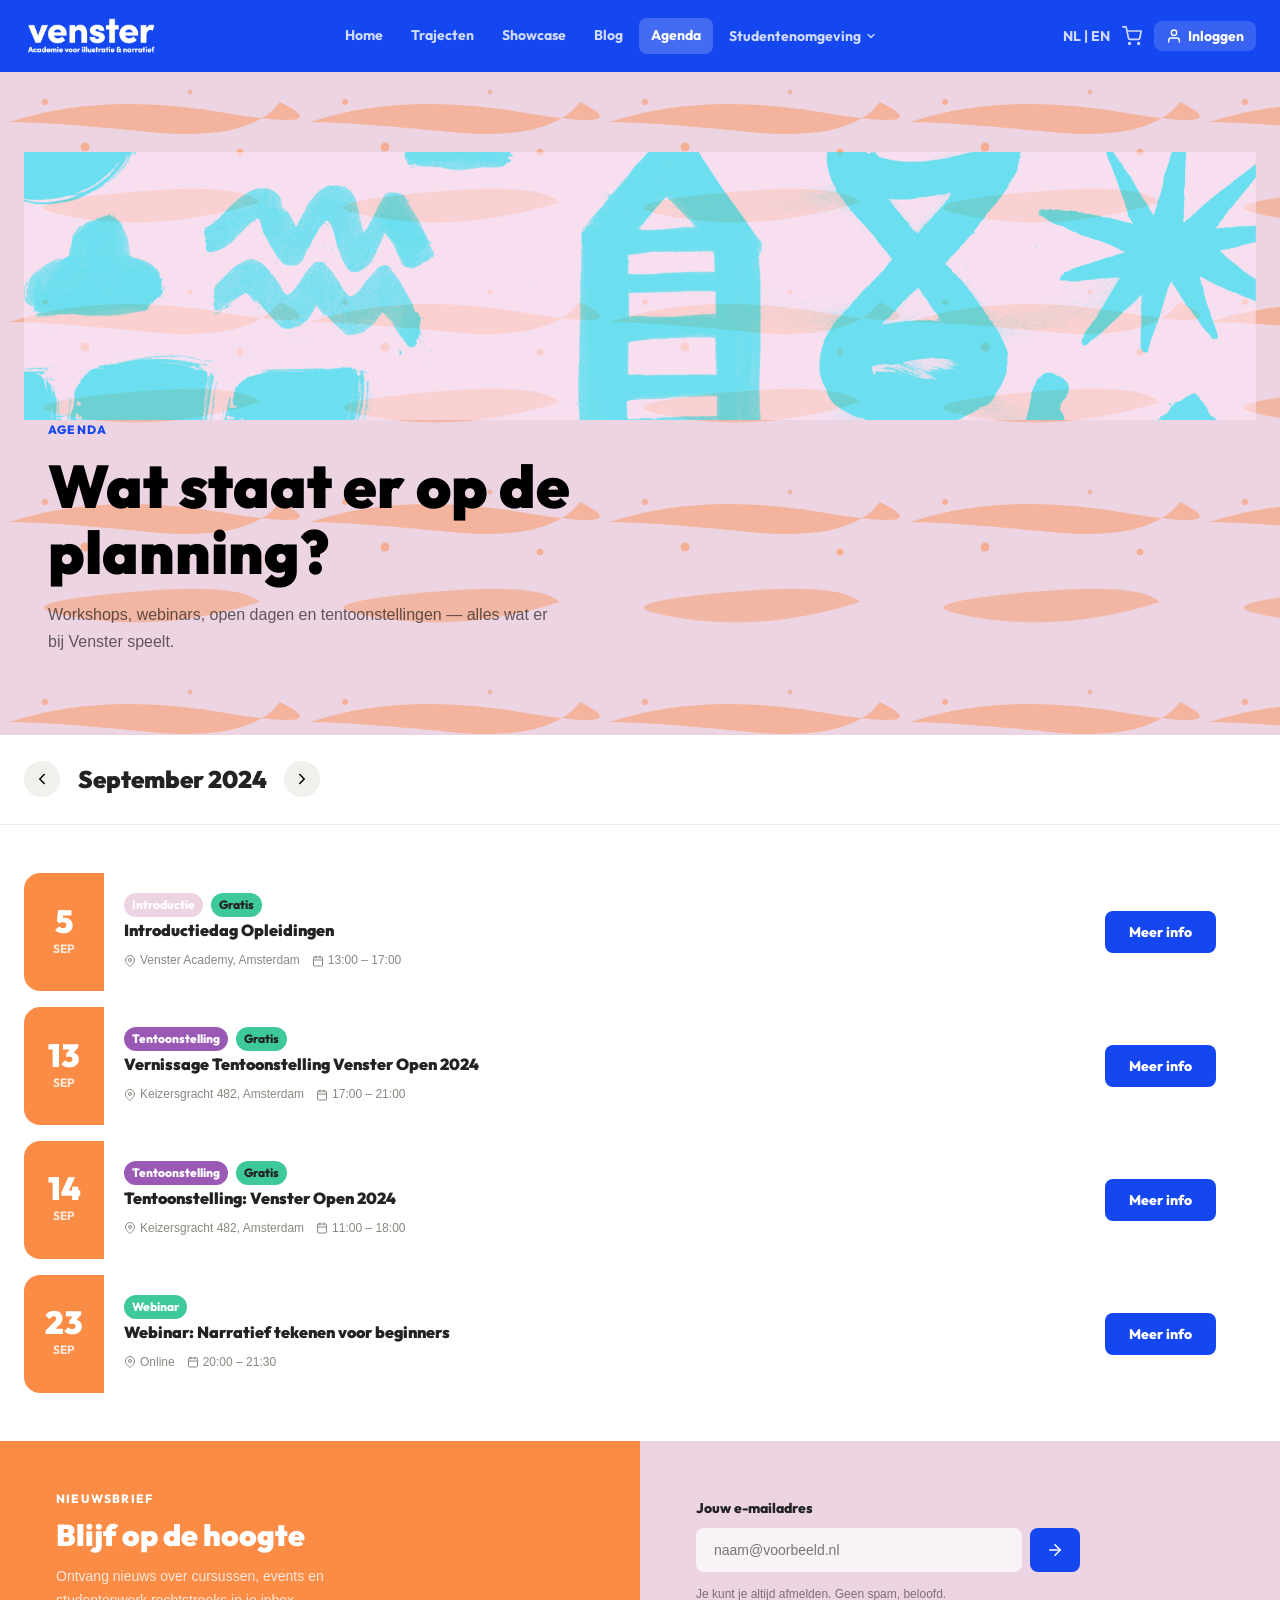
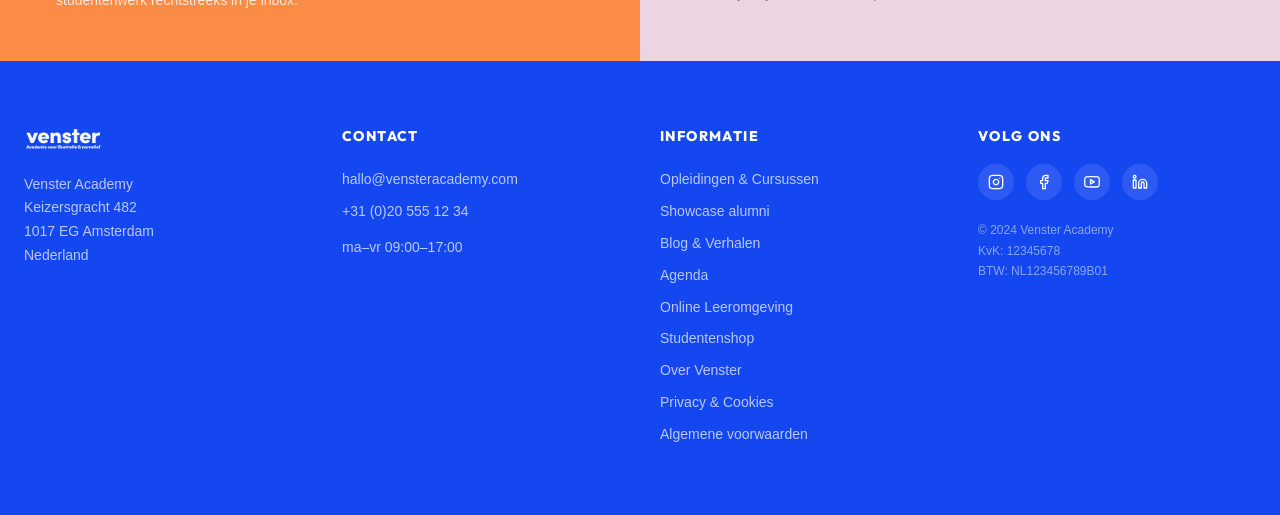
<file: agenda.html>
<!DOCTYPE html>
<html lang="nl">
<head>
  <meta charset="UTF-8" />
  <meta name="viewport" content="width=device-width, initial-scale=1.0" />
  <title>Agenda — Venster Academy</title>
  <meta name="description" content="Bekijk de agenda van Venster Academy: workshops, webinars, open dagen en tentoonstellingen." />
  <link href="https://fonts.googleapis.com/css2?family=Outfit:wght@300;400;500;600;700;800;900&display=swap" rel="stylesheet">
  <link rel="stylesheet" href="css/style.css" />
</head>
<body>
  <div class="page-wrapper">

    <!-- NAV -->
    <nav class="nav" id="main-nav">
      <div class="nav__inner">
        <a href="index.html" class="nav__logo" aria-label="Venster Academy home">
          <img src="assets/Klant huisstijl/wit-3c.png" alt="Venster Academy" style="height: 48px; width: auto;" />
        </a>
        <div class="nav__links">
          <a href="index.html" class="nav__link">Home</a>
          <a href="trajecten.html" class="nav__link">Trajecten</a>
          <a href="showcase.html" class="nav__link">Showcase</a>
          <a href="blog.html" class="nav__link">Blog</a>
          <a href="agenda.html" class="nav__link nav__link--active">Agenda</a>
          <div class="nav__dropdown">
            <button class="nav__link nav__dropdown-trigger">Studentenomgeving
              <svg width="12" height="12" viewBox="0 0 24 24" fill="none" stroke="currentColor" stroke-width="2.5" stroke-linecap="round" stroke-linejoin="round"><polyline points="6 9 12 15 18 9"/></svg>
            </button>
            <div class="nav__dropdown-menu">
              <a href="leeromgeving.html" class="nav__dropdown-link">
                <svg width="16" height="16" viewBox="0 0 24 24" fill="none" stroke="currentColor" stroke-width="2" stroke-linecap="round" stroke-linejoin="round"><path d="M2 3h6a4 4 0 0 1 4 4v14a3 3 0 0 0-3-3H2z"/><path d="M22 3h-6a4 4 0 0 0-4 4v14a3 3 0 0 1 3-3h7z"/></svg>
                Online Leeromgeving
              </a>
              <a href="studentenshop.html" class="nav__dropdown-link">
                <svg width="16" height="16" viewBox="0 0 24 24" fill="none" stroke="currentColor" stroke-width="2" stroke-linecap="round" stroke-linejoin="round"><circle cx="9" cy="21" r="1"/><circle cx="20" cy="21" r="1"/><path d="M1 1h4l2.68 13.39a2 2 0 0 0 2 1.61h9.72a2 2 0 0 0 2-1.61L23 6H6"/></svg>
                Studentenshop
              </a>
            </div>
          </div>
        </div>
        <div class="nav__controls">
          <button class="nav__lang-btn" id="lang-toggle">NL | EN</button>
          <button class="nav__icon-btn" aria-label="Winkelwagen"><svg width="20" height="20" viewBox="0 0 24 24" fill="none" stroke="currentColor" stroke-width="2" stroke-linecap="round" stroke-linejoin="round"><circle cx="9" cy="21" r="1"/><circle cx="20" cy="21" r="1"/><path d="M1 1h4l2.68 13.39a2 2 0 0 0 2 1.61h9.72a2 2 0 0 0 2-1.61L23 6H6"/></svg></button>
          <button class="nav__login-btn" aria-label="Inloggen"><svg width="16" height="16" viewBox="0 0 24 24" fill="none" stroke="currentColor" stroke-width="2" stroke-linecap="round" stroke-linejoin="round"><path d="M20 21v-2a4 4 0 0 0-4-4H8a4 4 0 0 0-4 4v2"/><circle cx="12" cy="7" r="4"/></svg><span>Inloggen</span></button>
        </div>
        <button class="nav__hamburger" id="hamburger-btn" aria-label="Menu openen">
          <svg width="24" height="24" viewBox="0 0 24 24" fill="none" stroke="currentColor" stroke-width="2" stroke-linecap="round" stroke-linejoin="round" id="hamburger-icon"><line x1="3" y1="6" x2="21" y2="6"/><line x1="3" y1="12" x2="21" y2="12"/><line x1="3" y1="18" x2="21" y2="18"/></svg>
          <svg width="24" height="24" viewBox="0 0 24 24" fill="none" stroke="currentColor" stroke-width="2" stroke-linecap="round" stroke-linejoin="round" id="close-icon" style="display:none;"><line x1="18" y1="6" x2="6" y2="18"/><line x1="6" y1="6" x2="18" y2="18"/></svg>
        </button>
      </div>
      <div class="nav__mobile-menu" id="mobile-menu">
        <a href="index.html" class="nav__mobile-link">Home</a>
        <a href="trajecten.html" class="nav__mobile-link">Trajecten</a>
        <a href="showcase.html" class="nav__mobile-link">Showcase</a>
        <a href="blog.html" class="nav__mobile-link">Blog</a>
        <a href="agenda.html" class="nav__mobile-link nav__mobile-link--active">Agenda</a>
        <div class="nav__mobile-dropdown">
          <button class="nav__mobile-link nav__mobile-dropdown-trigger">Studentenomgeving
            <svg width="12" height="12" viewBox="0 0 24 24" fill="none" stroke="currentColor" stroke-width="2.5" stroke-linecap="round" stroke-linejoin="round"><polyline points="6 9 12 15 18 9"/></svg>
          </button>
          <div class="nav__mobile-dropdown-menu">
            <a href="leeromgeving.html" class="nav__mobile-link nav__mobile-sublink">Online Leeromgeving</a>
            <a href="studentenshop.html" class="nav__mobile-link nav__mobile-sublink">Studentenshop</a>
          </div>
        </div>
      </div>
    </nav>

    <main class="main-content">

      <!-- HERO -->
      <section class="page-hero page-hero--pink-pattern">
        <div class="page-hero__bg-banner">
          <img src="assets/2023/11/Banner-contact_zonder-tekst.png" alt="" aria-hidden="true" />
        </div>
        <div class="container">
          <p class="page-hero__label">Agenda</p>
          <h1 class="page-hero__title">Wat staat er op de planning?</h1>
          <p class="page-hero__desc" style="color: rgba(0,0,0,0.6);">Workshops, webinars, open dagen en tentoonstellingen — alles wat er bij Venster speelt.</p>
        </div>
      </section>

      <!-- MONTH NAV -->
      <div class="month-nav">
        <div class="month-nav__inner">
          <button class="month-nav__btn" id="prev-month" aria-label="Vorige maand">
            <svg width="18" height="18" viewBox="0 0 24 24" fill="none" stroke="currentColor" stroke-width="2" stroke-linecap="round" stroke-linejoin="round"><polyline points="15 18 9 12 15 6"/></svg>
          </button>
          <h2 class="month-nav__label" id="month-label">September 2024</h2>
          <button class="month-nav__btn" id="next-month" aria-label="Volgende maand">
            <svg width="18" height="18" viewBox="0 0 24 24" fill="none" stroke="currentColor" stroke-width="2" stroke-linecap="round" stroke-linejoin="round"><polyline points="9 18 15 12 9 6"/></svg>
          </button>
        </div>
      </div>

      <!-- EVENTS LIST -->
      <section style="padding: 3rem 1.5rem; max-width: 1280px; margin: 0 auto; min-height: 24rem;" id="events-container">
        <!-- Events will be rendered by JavaScript -->
      </section>
    </main>

    <!-- NEWSLETTER -->
    <section class="newsletter" id="newsletter-section">
      <div class="newsletter__left">
        <p class="section-label" style="color: white;">Nieuwsbrief</p>
        <h2 style="color: white; font-size: 1.875rem; font-family: var(--font-display); font-weight: 900; line-height: 1.2;">Blijf op de hoogte</h2>
        <p style="color: rgba(255,255,255,0.8); margin-top: 0.75rem; font-size: 0.875rem; max-width: 20rem;">Ontvang nieuws over cursussen, events en studentenwerk rechtstreeks in je inbox.</p>
      </div>
      <div class="newsletter__right">
        <div id="newsletter-form-wrapper">
          <label for="newsletter-email" style="font-size: 0.875rem; margin-bottom: 0.5rem; display: block; font-family: var(--font-display); font-weight: 800; color: var(--venster-charcoal);">Jouw e-mailadres</label>
          <form class="newsletter__form" id="newsletter-form">
            <input type="email" id="newsletter-email" placeholder="naam@voorbeeld.nl" required class="newsletter__input" />
            <button type="submit" class="newsletter__submit"><svg width="18" height="18" viewBox="0 0 24 24" fill="none" stroke="currentColor" stroke-width="2" stroke-linecap="round" stroke-linejoin="round"><line x1="5" y1="12" x2="19" y2="12"/><polyline points="12 5 19 12 12 19"/></svg></button>
          </form>
          <p style="font-size: 0.75rem; margin-top: 0.75rem; color: rgba(45,45,45,0.6);">Je kunt je altijd afmelden. Geen spam, beloofd.</p>
        </div>
        <div id="newsletter-success" class="newsletter__success" style="display: none;">
          <p style="font-size: 1.5rem; font-family: var(--font-display); font-weight: 900; color: var(--venster-blue);">Super, bedankt! 🎨</p>
          <p style="font-size: 0.875rem; margin-top: 0.5rem; color: var(--venster-charcoal);">We sturen je snel het eerste nieuws.</p>
        </div>
      </div>
    </section>

    <!-- FOOTER -->
    <footer class="footer">
      <div class="footer__inner">
        <div class="footer__grid">
          <div>
            <div style="display: flex; align-items: center; gap: 0.5rem; margin-bottom: 1.25rem;">
              <img src="assets/Klant huisstijl/wit-3c.png" alt="Venster Academy" style="height: 28px; width: auto;" />
            </div>
            <p class="footer__text">Venster Academy<br/>Keizersgracht 482<br/>1017 EG Amsterdam<br/>Nederland</p>
          </div>
          <div>
            <h4 class="footer__heading">Contact</h4>
            <a href="mailto:hallo@vensteracademy.com" class="footer__link">hallo@vensteracademy.com</a>
            <a href="tel:+31205551234" class="footer__link">+31 (0)20 555 12 34</a>
            <p class="footer__text" style="margin-top: 0.5rem;">ma–vr 09:00–17:00</p>
          </div>
          <div>
            <h4 class="footer__heading">Informatie</h4>
            <a href="trajecten.html" class="footer__link">Opleidingen &amp; Cursussen</a>
            <a href="showcase.html" class="footer__link">Showcase alumni</a>
            <a href="blog.html" class="footer__link">Blog &amp; Verhalen</a>
            <a href="agenda.html" class="footer__link">Agenda</a>
            <a href="leeromgeving.html" class="footer__link">Online Leeromgeving</a>
            <a href="studentenshop.html" class="footer__link">Studentenshop</a>
            <a href="index.html#about-us" class="footer__link">Over Venster</a>
            <a href="#" class="footer__link">Privacy &amp; Cookies</a>
            <a href="#" class="footer__link">Algemene voorwaarden</a>
          </div>
          <div>
            <h4 class="footer__heading">Volg ons</h4>
            <div class="footer__socials">
              <a href="#" class="footer__social-icon" aria-label="Instagram"><svg width="16" height="16" viewBox="0 0 24 24" fill="none" stroke="currentColor" stroke-width="2" stroke-linecap="round" stroke-linejoin="round"><rect x="2" y="2" width="20" height="20" rx="5" ry="5"/><path d="M16 11.37A4 4 0 1 1 12.63 8 4 4 0 0 1 16 11.37z"/><line x1="17.5" y1="6.5" x2="17.51" y2="6.5"/></svg></a>
              <a href="#" class="footer__social-icon" aria-label="Facebook"><svg width="16" height="16" viewBox="0 0 24 24" fill="none" stroke="currentColor" stroke-width="2" stroke-linecap="round" stroke-linejoin="round"><path d="M18 2h-3a5 5 0 0 0-5 5v3H7v4h3v8h4v-8h3l1-4h-4V7a1 1 0 0 1 1-1h3z"/></svg></a>
              <a href="#" class="footer__social-icon" aria-label="YouTube"><svg width="16" height="16" viewBox="0 0 24 24" fill="none" stroke="currentColor" stroke-width="2" stroke-linecap="round" stroke-linejoin="round"><path d="M22.54 6.42a2.78 2.78 0 0 0-1.94-2C18.88 4 12 4 12 4s-6.88 0-8.6.46a2.78 2.78 0 0 0-1.94 2A29 29 0 0 0 1 11.75a29 29 0 0 0 .46 5.33A2.78 2.78 0 0 0 3.4 19.1c1.72.46 8.6.46 8.6.46s6.88 0 8.6-.46a2.78 2.78 0 0 0 1.94-2 29 29 0 0 0 .46-5.25 29 29 0 0 0-.46-5.33z"/><polygon points="9.75 15.02 15.5 11.75 9.75 8.48 9.75 15.02"/></svg></a>
              <a href="#" class="footer__social-icon" aria-label="LinkedIn"><svg width="16" height="16" viewBox="0 0 24 24" fill="none" stroke="currentColor" stroke-width="2" stroke-linecap="round" stroke-linejoin="round"><path d="M16 8a6 6 0 0 1 6 6v7h-4v-7a2 2 0 0 0-2-2 2 2 0 0 0-2 2v7h-4v-7a6 6 0 0 1 6-6z"/><rect x="2" y="9" width="4" height="12"/><circle cx="4" cy="4" r="2"/></svg></a>
            </div>
            <p class="footer__legal">© 2024 Venster Academy<br/>KvK: 12345678<br/>BTW: NL123456789B01</p>
          </div>
        </div>
      </div>
    </footer>
  </div>

  <script src="js/main.js"></script>
  <script>
    // ===== AGENDA PAGE LOGIC =====
    var months = ['Januari','Februari','Maart','April','Mei','Juni','Juli','Augustus','September','Oktober','November','December'];

    var events = [
      { id: 1, day: 13, month: 8, year: 2024, title: 'Open Atelier Dag', type: 'Event', location: 'Venster Academy, Amsterdam', time: '10:00 – 16:00', free: true },
      { id: 2, day: 19, month: 8, year: 2024, title: 'Webinar: Urban Sketching als meditatie', type: 'Webinar', location: 'Online', time: '20:00 – 21:30', free: false },
      { id: 3, day: 27, month: 8, year: 2024, title: 'Masterclass Kleur & Licht', type: 'Masterclass', location: 'Studio Noord, Amsterdam', time: '10:00 – 17:00', free: false },
      { id: 4, day: 5, month: 9, year: 2024, title: 'Introductiedag Opleidingen', type: 'Introductie', location: 'Venster Academy, Amsterdam', time: '13:00 – 17:00', free: true },
      { id: 5, day: 13, month: 9, year: 2024, title: 'Vernissage Tentoonstelling Venster Open 2024', type: 'Tentoonstelling', location: 'Keizersgracht 482, Amsterdam', time: '17:00 – 21:00', free: true },
      { id: 6, day: 14, month: 9, year: 2024, title: 'Tentoonstelling: Venster Open 2024', type: 'Tentoonstelling', location: 'Keizersgracht 482, Amsterdam', time: '11:00 – 18:00', free: true },
      { id: 7, day: 23, month: 9, year: 2024, title: 'Webinar: Narratief tekenen voor beginners', type: 'Webinar', location: 'Online', time: '20:00 – 21:30', free: false },
      { id: 8, day: 3, month: 10, year: 2024, title: 'Start cursus Narratief Tekenen', type: 'Cursus', location: 'Venster Academy, Amsterdam', time: '19:00 – 21:30', free: false },
      { id: 9, day: 17, month: 10, year: 2024, title: 'Gastlezing: Editoriaal illustreren', type: 'Lezing', location: 'Venster Academy, Amsterdam', time: '20:00 – 22:00', free: true }
    ];

    var typeColors = {
      'Event': 'var(--venster-blue)',
      'Webinar': 'var(--venster-mint)',
      'Masterclass': 'var(--venster-orange)',
      'Introductie': 'var(--venster-pink)',
      'Tentoonstelling': '#9B59B6',
      'Cursus': 'var(--venster-orange)',
      'Lezing': 'var(--venster-charcoal)'
    };

    // Start at September 2024 to show events by default
    var currentMonth = 8; // 0-indexed: 8 = September
    var currentYear = 2024;

    var monthLabel = document.getElementById('month-label');
    var prevBtn = document.getElementById('prev-month');
    var nextBtn = document.getElementById('next-month');
    var container = document.getElementById('events-container');

    function renderEvents() {
      monthLabel.textContent = months[currentMonth] + ' ' + currentYear;

      var filtered = events.filter(function (e) {
        return (e.month - 1) === currentMonth && e.year === currentYear;
      }).sort(function (a, b) { return a.day - b.day; });

      if (filtered.length === 0) {
        container.innerHTML =
          '<div class="empty-state">' +
            '<svg width="120" height="120" viewBox="0 0 120 120" fill="none">' +
              '<circle cx="60" cy="60" r="55" fill="var(--muted)"/>' +
              '<ellipse cx="60" cy="60" rx="32" ry="22" fill="var(--venster-orange)" opacity="0.3"/>' +
              '<circle cx="60" cy="60" r="14" fill="var(--venster-orange)" opacity="0.6"/>' +
              '<circle cx="65" cy="55" r="5" fill="white" opacity="0.9"/>' +
              '<rect x="40" y="85" width="40" height="4" rx="2" fill="var(--venster-blue)" opacity="0.3"/>' +
              '<rect x="50" y="93" width="20" height="4" rx="2" fill="var(--venster-blue)" opacity="0.2"/>' +
            '</svg>' +
            '<p class="empty-state__title">Geen events deze maand</p>' +
            '<p class="empty-state__desc">Kijk een andere maand of schrijf je in voor de nieuwsbrief om niets te missen.</p>' +
          '</div>';
        return;
      }

      var html = '<div style="display: flex; flex-direction: column; gap: 1rem;">';

      filtered.forEach(function (event) {
        var badgeColor = typeColors[event.type] || 'var(--venster-blue)';
        var monthShort = months[currentMonth].substring(0, 3);

        html += '<div class="event-card">';
        // Date block
        html += '<div class="event-card__date">';
        html += '<span class="event-card__day">' + event.day + '</span>';
        html += '<span class="event-card__month">' + monthShort + '</span>';
        html += '</div>';
        // Info
        html += '<div class="event-card__info">';
        html += '<div style="flex:1;">';
        // Badges
        html += '<div class="event-card__badges">';
        html += '<span class="event-card__badge" style="background:' + badgeColor + ';">' + event.type + '</span>';
        if (event.free) {
          html += '<span class="event-card__badge event-card__badge--free">Gratis</span>';
        }
        html += '</div>';
        // Title
        html += '<h3 class="event-card__title">' + event.title + '</h3>';
        // Meta
        html += '<div class="event-card__meta">';
        html += '<span><svg width="12" height="12" viewBox="0 0 24 24" fill="none" stroke="currentColor" stroke-width="2" stroke-linecap="round" stroke-linejoin="round"><path d="M21 10c0 7-9 13-9 13s-9-6-9-13a9 9 0 0 1 18 0z"/><circle cx="12" cy="10" r="3"/></svg> ' + event.location + '</span>';
        html += '<span><svg width="12" height="12" viewBox="0 0 24 24" fill="none" stroke="currentColor" stroke-width="2" stroke-linecap="round" stroke-linejoin="round"><rect x="3" y="4" width="18" height="18" rx="2" ry="2"/><line x1="16" y1="2" x2="16" y2="6"/><line x1="8" y1="2" x2="8" y2="6"/><line x1="3" y1="10" x2="21" y2="10"/></svg> ' + event.time + '</span>';
        html += '</div>';
        html += '</div>';
        // Action button
        html += '<div class="event-card__action"><button class="btn btn--blue" style="white-space:nowrap;">Meer info</button></div>';
        html += '</div>';
        html += '</div>';
      });

      html += '</div>';
      container.innerHTML = html;
    }

    prevBtn.addEventListener('click', function () {
      if (currentMonth === 0) {
        currentMonth = 11;
        currentYear--;
      } else {
        currentMonth--;
      }
      renderEvents();
    });

    nextBtn.addEventListener('click', function () {
      if (currentMonth === 11) {
        currentMonth = 0;
        currentYear++;
      } else {
        currentMonth++;
      }
      renderEvents();
    });

    // Initial render
    renderEvents();
  </script>
</body>
</html>
</file>
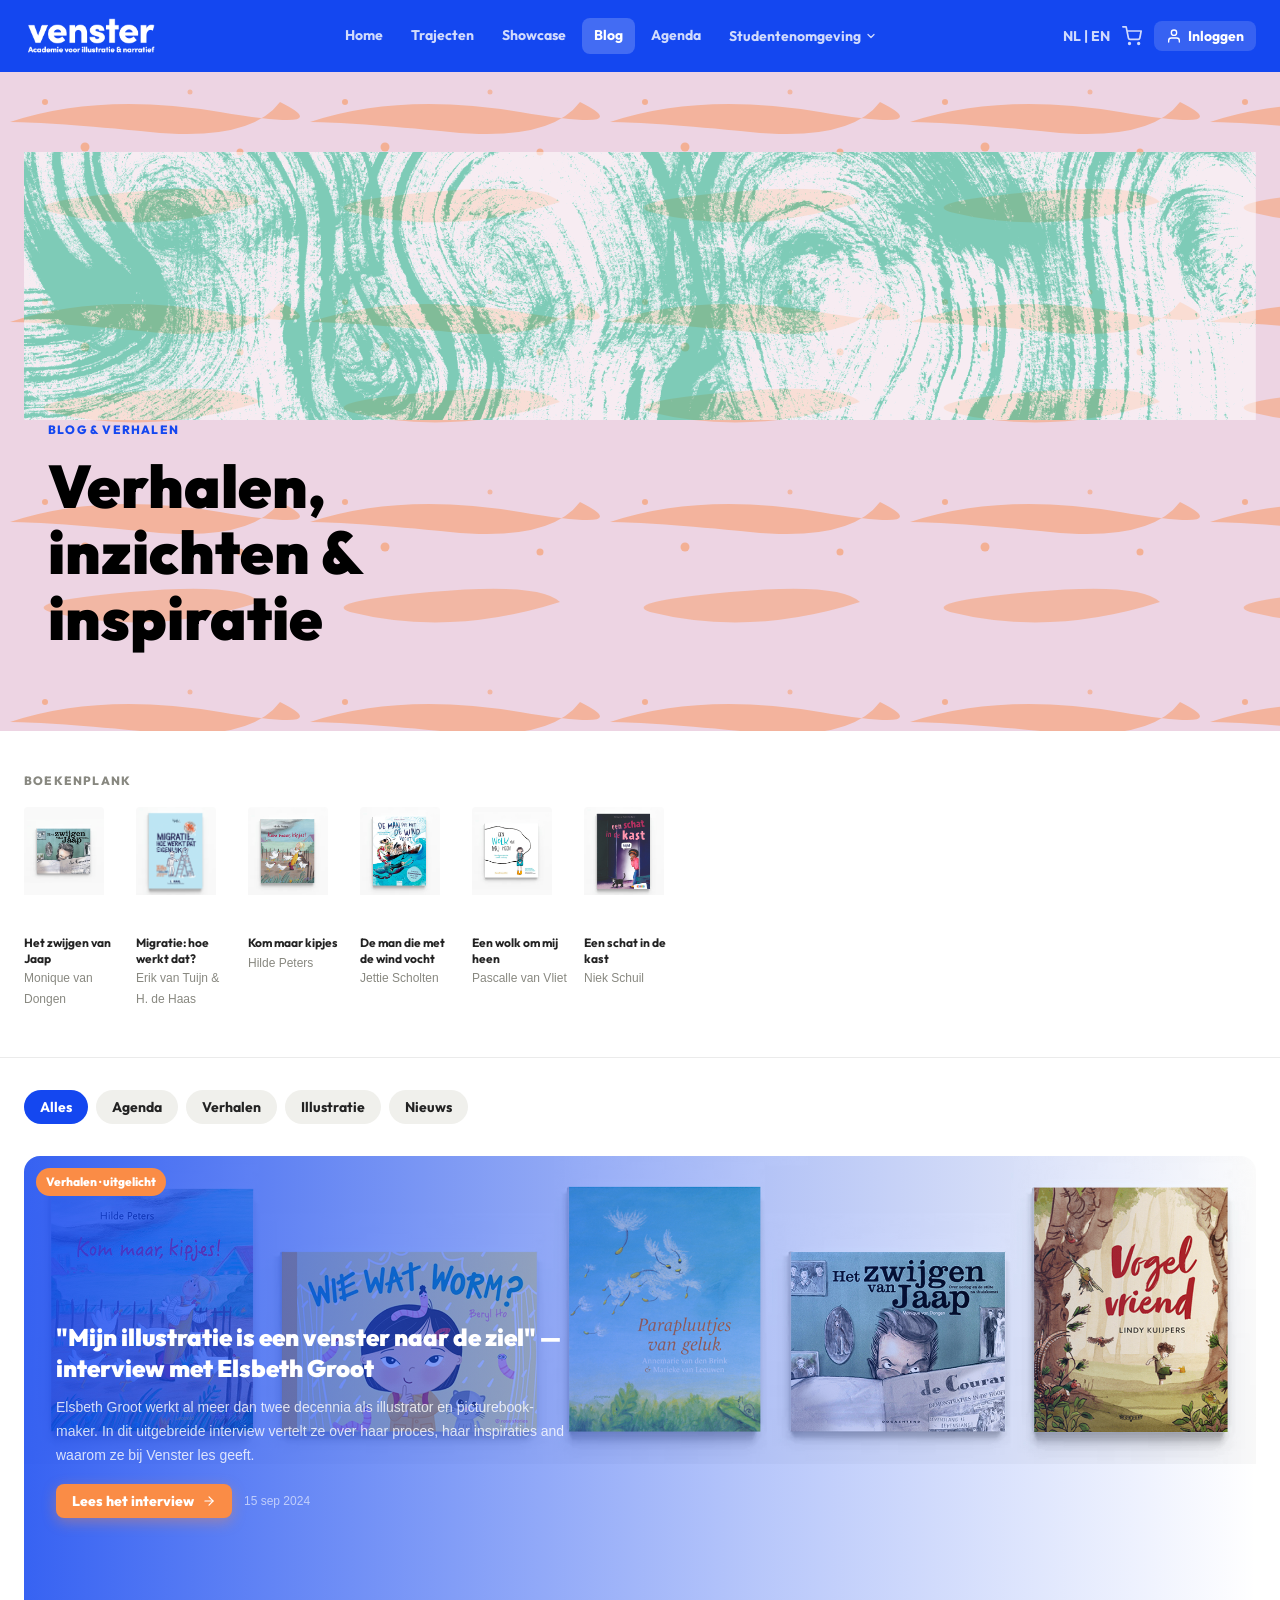
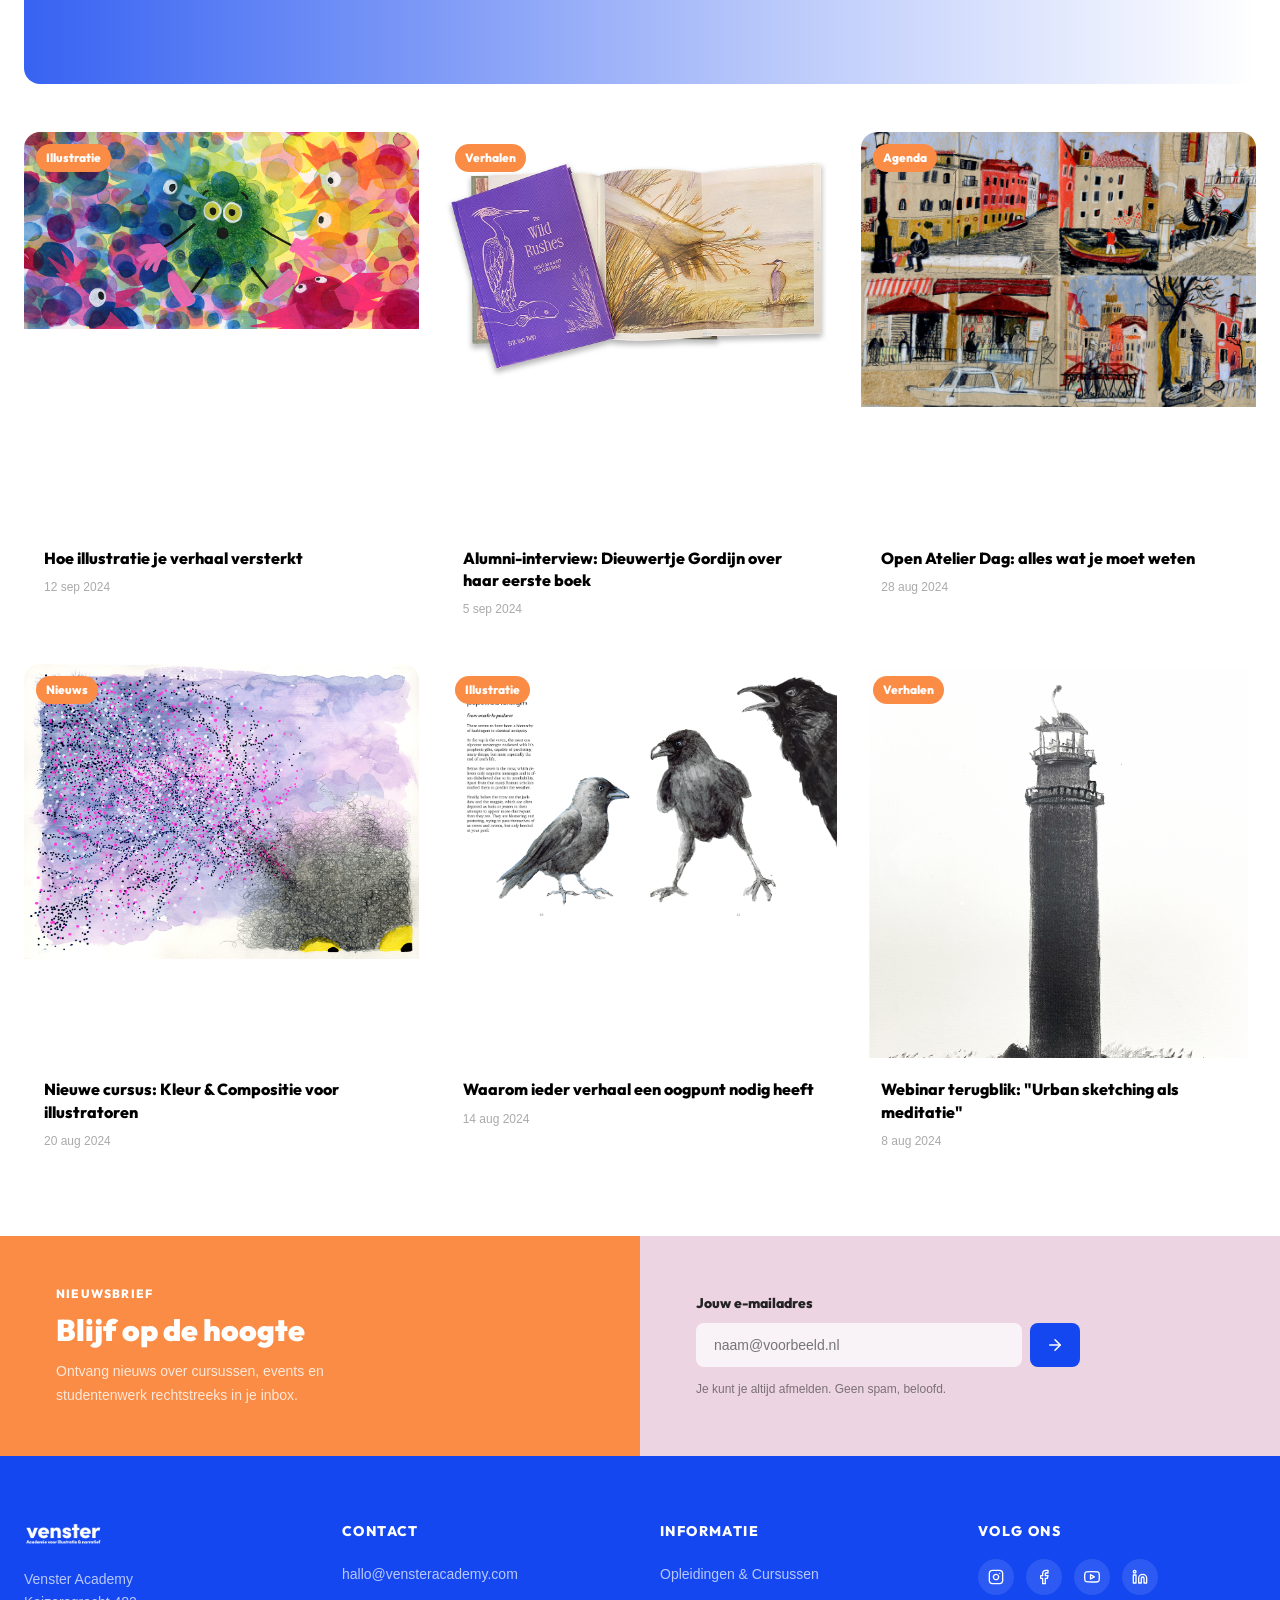
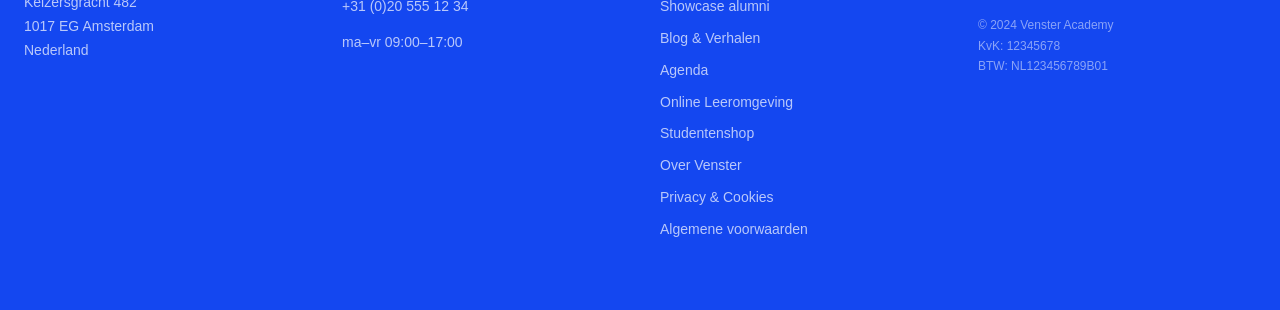
<file: blog.html>
<!DOCTYPE html>
<html lang="nl">
<head>
  <meta charset="UTF-8" />
  <meta name="viewport" content="width=device-width, initial-scale=1.0" />
  <title>Blog &amp; Verhalen — Venster Academy</title>
  <meta name="description" content="Verhalen, inzichten en inspiratie van Venster Academy. Lees interviews, tips en nieuws over illustratie en narratief." />
  <link href="https://fonts.googleapis.com/css2?family=Outfit:wght@300;400;500;600;700;800;900&display=swap" rel="stylesheet">
  <link rel="stylesheet" href="css/style.css" />
</head>
<body>
  <div class="page-wrapper">

    <!-- NAV -->
    <nav class="nav" id="main-nav">
      <div class="nav__inner">
        <a href="index.html" class="nav__logo" aria-label="Venster Academy home">
          <img src="assets/Klant huisstijl/wit-3c.png" alt="Venster Academy" style="height: 48px; width: auto;" />
        </a>
        <div class="nav__links">
          <a href="index.html" class="nav__link">Home</a>
          <a href="trajecten.html" class="nav__link">Trajecten</a>
          <a href="showcase.html" class="nav__link">Showcase</a>
          <a href="blog.html" class="nav__link nav__link--active">Blog</a>
          <a href="agenda.html" class="nav__link">Agenda</a>
          <div class="nav__dropdown">
            <button class="nav__link nav__dropdown-trigger">Studentenomgeving
              <svg width="12" height="12" viewBox="0 0 24 24" fill="none" stroke="currentColor" stroke-width="2.5" stroke-linecap="round" stroke-linejoin="round"><polyline points="6 9 12 15 18 9"/></svg>
            </button>
            <div class="nav__dropdown-menu">
              <a href="leeromgeving.html" class="nav__dropdown-link">
                <svg width="16" height="16" viewBox="0 0 24 24" fill="none" stroke="currentColor" stroke-width="2" stroke-linecap="round" stroke-linejoin="round"><path d="M2 3h6a4 4 0 0 1 4 4v14a3 3 0 0 0-3-3H2z"/><path d="M22 3h-6a4 4 0 0 0-4 4v14a3 3 0 0 1 3-3h7z"/></svg>
                Online Leeromgeving
              </a>
              <a href="studentenshop.html" class="nav__dropdown-link">
                <svg width="16" height="16" viewBox="0 0 24 24" fill="none" stroke="currentColor" stroke-width="2" stroke-linecap="round" stroke-linejoin="round"><circle cx="9" cy="21" r="1"/><circle cx="20" cy="21" r="1"/><path d="M1 1h4l2.68 13.39a2 2 0 0 0 2 1.61h9.72a2 2 0 0 0 2-1.61L23 6H6"/></svg>
                Studentenshop
              </a>
            </div>
          </div>
        </div>
        <div class="nav__controls">
          <button class="nav__lang-btn" id="lang-toggle">NL | EN</button>
          <button class="nav__icon-btn" aria-label="Winkelwagen"><svg width="20" height="20" viewBox="0 0 24 24" fill="none" stroke="currentColor" stroke-width="2" stroke-linecap="round" stroke-linejoin="round"><circle cx="9" cy="21" r="1"/><circle cx="20" cy="21" r="1"/><path d="M1 1h4l2.68 13.39a2 2 0 0 0 2 1.61h9.72a2 2 0 0 0 2-1.61L23 6H6"/></svg></button>
          <button class="nav__login-btn" aria-label="Inloggen"><svg width="16" height="16" viewBox="0 0 24 24" fill="none" stroke="currentColor" stroke-width="2" stroke-linecap="round" stroke-linejoin="round"><path d="M20 21v-2a4 4 0 0 0-4-4H8a4 4 0 0 0-4 4v2"/><circle cx="12" cy="7" r="4"/></svg><span>Inloggen</span></button>
        </div>
        <button class="nav__hamburger" id="hamburger-btn" aria-label="Menu openen">
          <svg width="24" height="24" viewBox="0 0 24 24" fill="none" stroke="currentColor" stroke-width="2" stroke-linecap="round" stroke-linejoin="round" id="hamburger-icon"><line x1="3" y1="6" x2="21" y2="6"/><line x1="3" y1="12" x2="21" y2="12"/><line x1="3" y1="18" x2="21" y2="18"/></svg>
          <svg width="24" height="24" viewBox="0 0 24 24" fill="none" stroke="currentColor" stroke-width="2" stroke-linecap="round" stroke-linejoin="round" id="close-icon" style="display:none;"><line x1="18" y1="6" x2="6" y2="18"/><line x1="6" y1="6" x2="18" y2="18"/></svg>
        </button>
      </div>
      <div class="nav__mobile-menu" id="mobile-menu">
        <a href="index.html" class="nav__mobile-link">Home</a>
        <a href="trajecten.html" class="nav__mobile-link">Trajecten</a>
        <a href="showcase.html" class="nav__mobile-link">Showcase</a>
        <a href="blog.html" class="nav__mobile-link nav__mobile-link--active">Blog</a>
        <a href="agenda.html" class="nav__mobile-link">Agenda</a>
        <div class="nav__mobile-dropdown">
          <button class="nav__mobile-link nav__mobile-dropdown-trigger">Studentenomgeving
            <svg width="12" height="12" viewBox="0 0 24 24" fill="none" stroke="currentColor" stroke-width="2.5" stroke-linecap="round" stroke-linejoin="round"><polyline points="6 9 12 15 18 9"/></svg>
          </button>
          <div class="nav__mobile-dropdown-menu">
            <a href="leeromgeving.html" class="nav__mobile-link nav__mobile-sublink">Online Leeromgeving</a>
            <a href="studentenshop.html" class="nav__mobile-link nav__mobile-sublink">Studentenshop</a>
          </div>
        </div>
      </div>
    </nav>

    <main class="main-content">

      <!-- HERO -->
      <section class="page-hero page-hero--pink-pattern">
        <div class="page-hero__bg-banner">
          <img src="assets/2023/11/Banner-over-venster_zonder-tekst.png" alt="" aria-hidden="true" />
        </div>
        <div class="container">
          <p class="page-hero__label">Blog &amp; Verhalen</p>
          <h1 class="page-hero__title">Verhalen,<br/>inzichten &amp;<br/>inspiratie</h1>
        </div>
      </section>

      <!-- BOOKSHELF -->
      <section class="bookshelf">
        <div class="bookshelf__inner">
          <p class="section-label" style="color: var(--muted-foreground); margin-bottom: 1rem;">Boekenplank</p>
          <div class="bookshelf__scroll">
            <div class="bookshelf__item">
              <div class="bookshelf__cover"><img src="assets/2025/05/Het-zwijgen-van-Jaap-graphic-novel-door-Monique-van-Dongen-voor-de-opleiding-beeldverhaal-van-venster-academy-in-utrecht.png" alt="Het zwijgen van Jaap" style="max-width: 100%; height: auto;" /></div>
              <p class="bookshelf__title">Het zwijgen van Jaap</p>
              <p class="bookshelf__author">Monique van Dongen</p>
            </div>
            <div class="bookshelf__item">
              <div class="bookshelf__cover"><img src="assets/2025/05/Erik-van-Tuijn-en-Hein-de-Haas-Migratie-hoe-werkt-dat-eigenlijk-alumnus-van-Opleiding-Beeldverhaal-bij-Venster-Academy.png" alt="Migratie: hoe werkt dat?" style="max-width: 100%; height: auto;" /></div>
              <p class="bookshelf__title">Migratie: hoe werkt dat?</p>
              <p class="bookshelf__author">Erik van Tuijn &amp; H. de Haas</p>
            </div>
            <div class="bookshelf__item">
              <div class="bookshelf__cover"><img src="assets/2025/05/prentenboek-kom-maar-kipjes-door-hilde-peters-afgestudeerd-bij-opleiding-beeldverhaal-door-venster-academy-in-utrecht.jpg" alt="Kom maar kipjes" style="max-width: 100%; height: auto;" /></div>
              <p class="bookshelf__title">Kom maar kipjes</p>
              <p class="bookshelf__author">Hilde Peters</p>
            </div>
            <div class="bookshelf__item">
              <div class="bookshelf__cover"><img src="assets/2025/05/prentenboek-de-man-die-met-de-wind-vocht-door-jettie-scholten-afgestudeerd-bij-opleiding-beeldverhaal-door-venster-academy-in-utrecht.jpg" alt="De man die met de wind vocht" style="max-width: 100%; height: auto;" /></div>
              <p class="bookshelf__title">De man die met de wind vocht</p>
              <p class="bookshelf__author">Jettie Scholten</p>
            </div>
            <div class="bookshelf__item">
              <div class="bookshelf__cover"><img src="assets/2025/05/prentenboek-een-wolk-om-mij-heen-door-pascalle-van-vliet-cursus-prentenboeken-illustreren-door-venster-academy-in-utrecht.jpg" alt="Een wolk om mij heen" style="max-width: 100%; height: auto;" /></div>
              <p class="bookshelf__title">Een wolk om mij heen</p>
              <p class="bookshelf__author">Pascalle van Vliet</p>
            </div>
            <div class="bookshelf__item">
              <div class="bookshelf__cover"><img src="assets/2025/05/kinderboek-een-schat-in-de-kast-door-niek-schuil-afgestudeerd-bij-opleiding-beeldverhaal-door-venster-academy-in-utrecht.jpg" alt="Een schat in de kast" style="max-width: 100%; height: auto;" /></div>
              <p class="bookshelf__title">Een schat in de kast</p>
              <p class="bookshelf__author">Niek Schuil</p>
            </div>
          </div>
        </div>
      </section>

      <!-- CATEGORY FILTER -->
      <section class="py-8" style="padding: 2rem 1.5rem; max-width: 1280px; margin: 0 auto;">
        <div class="filter-pills" id="blog-filter">
          <button class="filter-pill filter-pill--active" data-cat="all">Alles</button>
          <button class="filter-pill" data-cat="Agenda">Agenda</button>
          <button class="filter-pill" data-cat="Verhalen">Verhalen</button>
          <button class="filter-pill" data-cat="Illustratie">Illustratie</button>
          <button class="filter-pill" data-cat="Nieuws">Nieuws</button>
        </div>
      </section>

      <!-- FEATURED POST -->
      <section style="padding: 0 1.5rem; max-width: 1280px; margin: 0 auto 3rem;" id="featured-section">
        <article class="featured-post">
          <div class="featured-post__image">
            <img src="assets/2026/05/Boekenplank-met-gepubliceerde-boeken-van-alumni-van-de-opleiding-beeldverhaal-bij-Venster-Academy.jpg" alt="Interview met Elsbeth Groot" style="max-width: 100%; height: auto;" />
            <div class="featured-post__gradient"></div>
          </div>
          <div class="featured-post__content">
            <span class="blog-card__image-tag" style="align-self: flex-start; margin-bottom: 0.75rem;">Verhalen · uitgelicht</span>
            <h2 style="color: white; font-size: 1.5rem; font-family: var(--font-display); font-weight: 900; margin-bottom: 0.75rem; line-height: 1.3;">"Mijn illustratie is een venster naar de ziel" — interview met Elsbeth Groot</h2>
            <p style="color: rgba(255,255,255,0.8); font-size: 0.875rem; line-height: 1.7; margin-bottom: 1rem; display: none;" class="featured-excerpt">
              Elsbeth Groot werkt al meer dan twee decennia als illustrator en picturebook-maker. In dit uitgebreide interview vertelt ze over haar proces, haar inspiraties and waarom ze bij Venster les geeft.
            </p>
            <div style="display: flex; align-items: center; gap: 0.75rem;">
              <button class="btn btn--orange" style="font-size: 0.875rem; padding: 0.5rem 1rem;">
                Lees het interview
                <svg width="14" height="14" viewBox="0 0 24 24" fill="none" stroke="currentColor" stroke-width="2" stroke-linecap="round" stroke-linejoin="round"><line x1="5" y1="12" x2="19" y2="12"/><polyline points="12 5 19 12 12 19"/></svg>
              </button>
              <span style="color: rgba(255,255,255,0.6); font-size: 0.75rem;">15 sep 2024</span>
            </div>
          </div>
        </article>
      </section>

      <!-- POST GRID -->
      <section style="padding: 0 1.5rem 4rem; max-width: 1280px; margin: 0 auto;">
        <div class="card-grid card-grid--sm-2 card-grid--lg-3" id="blog-grid">
          <!-- Post 1 -->
          <article class="blog-card" data-cat="Illustratie">
            <div class="blog-card__image blog-card__image--square">
              <img src="assets/2026/02/04-Zo-de-knetter-inzicht-Erik-van-Tuijn.png" alt="Hoe illustratie je verhaal versterkt" style="max-width: 100%; height: auto;" />
              <span class="blog-card__image-tag">Illustratie</span>
            </div>
            <div class="blog-card__body">
              <h3 class="blog-card__title">Hoe illustratie je verhaal versterkt</h3>
              <p class="blog-card__date">12 sep 2024</p>
            </div>
          </article>
          <!-- Post 2 -->
          <article class="blog-card" data-cat="Verhalen">
            <div class="blog-card__image blog-card__image--square">
              <img src="assets/2026/02/01-Wild-Rushes-Book-open.png" alt="Alumni-interview: Dieuwertje Gordijn over haar eerste boek" style="max-width: 100%; height: auto;" />
              <span class="blog-card__image-tag">Verhalen</span>
            </div>
            <div class="blog-card__body">
              <h3 class="blog-card__title">Alumni-interview: Dieuwertje Gordijn over haar eerste boek</h3>
              <p class="blog-card__date">5 sep 2024</p>
            </div>
          </article>
          <!-- Post 3 -->
          <article class="blog-card" data-cat="Agenda">
            <div class="blog-card__image blog-card__image--square">
              <img src="assets/2026/05/venster05.jpg" alt="Open Atelier Dag: alles wat je moet weten" style="max-width: 100%; height: auto;" />
              <span class="blog-card__image-tag">Agenda</span>
            </div>
            <div class="blog-card__body">
              <h3 class="blog-card__title">Open Atelier Dag: alles wat je moet weten</h3>
              <p class="blog-card__date">28 aug 2024</p>
            </div>
          </article>
          <!-- Post 4 -->
          <article class="blog-card" data-cat="Nieuws">
            <div class="blog-card__image blog-card__image--square">
              <img src="assets/2026/02/02-Zo-de-Knetter-Erik-van-Tuijn-.png" alt="Nieuwe cursus: Kleur & Compositie voor illustratoren" style="max-width: 100%; height: auto;" />
              <span class="blog-card__image-tag">Nieuws</span>
            </div>
            <div class="blog-card__body">
              <h3 class="blog-card__title">Nieuwe cursus: Kleur &amp; Compositie voor illustratoren</h3>
              <p class="blog-card__date">20 aug 2024</p>
            </div>
          </article>
          <!-- Post 5 -->
          <article class="blog-card" data-cat="Illustratie">
            <div class="blog-card__image blog-card__image--square">
              <img src="assets/2026/02/02-A-Black-Mirror-onheilsboden-Erik-van-Tuijn.png" alt="Waarom ieder verhaal een oogpunt nodig heeft" style="max-width: 100%; height: auto;" />
              <span class="blog-card__image-tag">Illustratie</span>
            </div>
            <div class="blog-card__body">
              <h3 class="blog-card__title">Waarom ieder verhaal een oogpunt nodig heeft</h3>
              <p class="blog-card__date">14 aug 2024</p>
            </div>
          </article>
          <!-- Post 6 -->
          <article class="blog-card" data-cat="Verhalen">
            <div class="blog-card__image blog-card__image--square">
              <img src="assets/2026/02/03-Kristalkoorts-verlaten-vuurtoren.png" alt="Webinar terugblik: Urban sketching als meditatie" style="max-width: 100%; height: auto;" />
              <span class="blog-card__image-tag">Verhalen</span>
            </div>
            <div class="blog-card__body">
              <h3 class="blog-card__title">Webinar terugblik: "Urban sketching als meditatie"</h3>
              <p class="blog-card__date">8 aug 2024</p>
            </div>
          </article>
        </div>
      </section>
    </main>

    <!-- NEWSLETTER -->
    <section class="newsletter" id="newsletter-section">
      <div class="newsletter__left">
        <p class="section-label" style="color: white;">Nieuwsbrief</p>
        <h2 style="color: white; font-size: 1.875rem; font-family: var(--font-display); font-weight: 900; line-height: 1.2;">Blijf op de hoogte</h2>
        <p style="color: rgba(255,255,255,0.8); margin-top: 0.75rem; font-size: 0.875rem; max-width: 20rem;">Ontvang nieuws over cursussen, events en studentenwerk rechtstreeks in je inbox.</p>
      </div>
      <div class="newsletter__right">
        <div id="newsletter-form-wrapper">
          <label for="newsletter-email" style="font-size: 0.875rem; margin-bottom: 0.5rem; display: block; font-family: var(--font-display); font-weight: 800; color: var(--venster-charcoal);">Jouw e-mailadres</label>
          <form class="newsletter__form" id="newsletter-form">
            <input type="email" id="newsletter-email" placeholder="naam@voorbeeld.nl" required class="newsletter__input" />
            <button type="submit" class="newsletter__submit"><svg width="18" height="18" viewBox="0 0 24 24" fill="none" stroke="currentColor" stroke-width="2" stroke-linecap="round" stroke-linejoin="round"><line x1="5" y1="12" x2="19" y2="12"/><polyline points="12 5 19 12 12 19"/></svg></button>
          </form>
          <p style="font-size: 0.75rem; margin-top: 0.75rem; color: rgba(45,45,45,0.6);">Je kunt je altijd afmelden. Geen spam, beloofd.</p>
        </div>
        <div id="newsletter-success" class="newsletter__success" style="display: none;">
          <p style="font-size: 1.5rem; font-family: var(--font-display); font-weight: 900; color: var(--venster-blue);">Super, bedankt! 🎨</p>
          <p style="font-size: 0.875rem; margin-top: 0.5rem; color: var(--venster-charcoal);">We sturen je snel het eerste nieuws.</p>
        </div>
      </div>
    </section>

    <!-- FOOTER -->
    <footer class="footer">
      <div class="footer__inner">
        <div class="footer__grid">
          <div>
            <div style="display: flex; align-items: center; gap: 0.5rem; margin-bottom: 1.25rem;">
              <img src="assets/Klant huisstijl/wit-3c.png" alt="Venster Academy" style="height: 28px; width: auto;" />
            </div>
            <p class="footer__text">Venster Academy<br/>Keizersgracht 482<br/>1017 EG Amsterdam<br/>Nederland</p>
          </div>
          <div>
            <h4 class="footer__heading">Contact</h4>
            <a href="mailto:hallo@vensteracademy.com" class="footer__link">hallo@vensteracademy.com</a>
            <a href="tel:+31205551234" class="footer__link">+31 (0)20 555 12 34</a>
            <p class="footer__text" style="margin-top: 0.5rem;">ma–vr 09:00–17:00</p>
          </div>
          <div>
            <h4 class="footer__heading">Informatie</h4>
            <a href="trajecten.html" class="footer__link">Opleidingen &amp; Cursussen</a>
            <a href="showcase.html" class="footer__link">Showcase alumni</a>
            <a href="blog.html" class="footer__link">Blog &amp; Verhalen</a>
            <a href="agenda.html" class="footer__link">Agenda</a>
            <a href="leeromgeving.html" class="footer__link">Online Leeromgeving</a>
            <a href="studentenshop.html" class="footer__link">Studentenshop</a>
            <a href="index.html#about-us" class="footer__link">Over Venster</a>
            <a href="#" class="footer__link">Privacy &amp; Cookies</a>
            <a href="#" class="footer__link">Algemene voorwaarden</a>
          </div>
          <div>
            <h4 class="footer__heading">Volg ons</h4>
            <div class="footer__socials">
              <a href="#" class="footer__social-icon" aria-label="Instagram"><svg width="16" height="16" viewBox="0 0 24 24" fill="none" stroke="currentColor" stroke-width="2" stroke-linecap="round" stroke-linejoin="round"><rect x="2" y="2" width="20" height="20" rx="5" ry="5"/><path d="M16 11.37A4 4 0 1 1 12.63 8 4 4 0 0 1 16 11.37z"/><line x1="17.5" y1="6.5" x2="17.51" y2="6.5"/></svg></a>
              <a href="#" class="footer__social-icon" aria-label="Facebook"><svg width="16" height="16" viewBox="0 0 24 24" fill="none" stroke="currentColor" stroke-width="2" stroke-linecap="round" stroke-linejoin="round"><path d="M18 2h-3a5 5 0 0 0-5 5v3H7v4h3v8h4v-8h3l1-4h-4V7a1 1 0 0 1 1-1h3z"/></svg></a>
              <a href="#" class="footer__social-icon" aria-label="YouTube"><svg width="16" height="16" viewBox="0 0 24 24" fill="none" stroke="currentColor" stroke-width="2" stroke-linecap="round" stroke-linejoin="round"><path d="M22.54 6.42a2.78 2.78 0 0 0-1.94-2C18.88 4 12 4 12 4s-6.88 0-8.6.46a2.78 2.78 0 0 0-1.94 2A29 29 0 0 0 1 11.75a29 29 0 0 0 .46 5.33A2.78 2.78 0 0 0 3.4 19.1c1.72.46 8.6.46 8.6.46s6.88 0 8.6-.46a2.78 2.78 0 0 0 1.94-2 29 29 0 0 0 .46-5.25 29 29 0 0 0-.46-5.33z"/><polygon points="9.75 15.02 15.5 11.75 9.75 8.48 9.75 15.02"/></svg></a>
              <a href="#" class="footer__social-icon" aria-label="LinkedIn"><svg width="16" height="16" viewBox="0 0 24 24" fill="none" stroke="currentColor" stroke-width="2" stroke-linecap="round" stroke-linejoin="round"><path d="M16 8a6 6 0 0 1 6 6v7h-4v-7a2 2 0 0 0-2-2 2 2 0 0 0-2 2v7h-4v-7a6 6 0 0 1 6-6z"/><rect x="2" y="9" width="4" height="12"/><circle cx="4" cy="4" r="2"/></svg></a>
            </div>
            <p class="footer__legal">© 2024 Venster Academy<br/>KvK: 12345678<br/>BTW: NL123456789B01</p>
          </div>
        </div>
      </div>
    </footer>
  </div>

  <script src="js/main.js"></script>
  <script>
    // Blog category filter
    var filterBtns = document.querySelectorAll('#blog-filter .filter-pill');
    var blogCards = document.querySelectorAll('#blog-grid .blog-card');
    var featuredSection = document.getElementById('featured-section');

    filterBtns.forEach(function (btn) {
      btn.addEventListener('click', function () {
        filterBtns.forEach(function (b) { b.classList.remove('filter-pill--active'); });
        btn.classList.add('filter-pill--active');
        var cat = btn.getAttribute('data-cat');

        // Show/hide featured post only when "Alles" is selected
        if (featuredSection) {
          featuredSection.style.display = cat === 'all' ? '' : 'none';
        }

        blogCards.forEach(function (card) {
          if (cat === 'all' || card.getAttribute('data-cat') === cat) {
            card.style.display = '';
          } else {
            card.style.display = 'none';
          }
        });
      });
    });

    // Show featured excerpt on desktop
    if (window.innerWidth >= 768) {
      var excerpt = document.querySelector('.featured-excerpt');
      if (excerpt) excerpt.style.display = 'block';
    }
  </script>
</body>
</html>
</file>
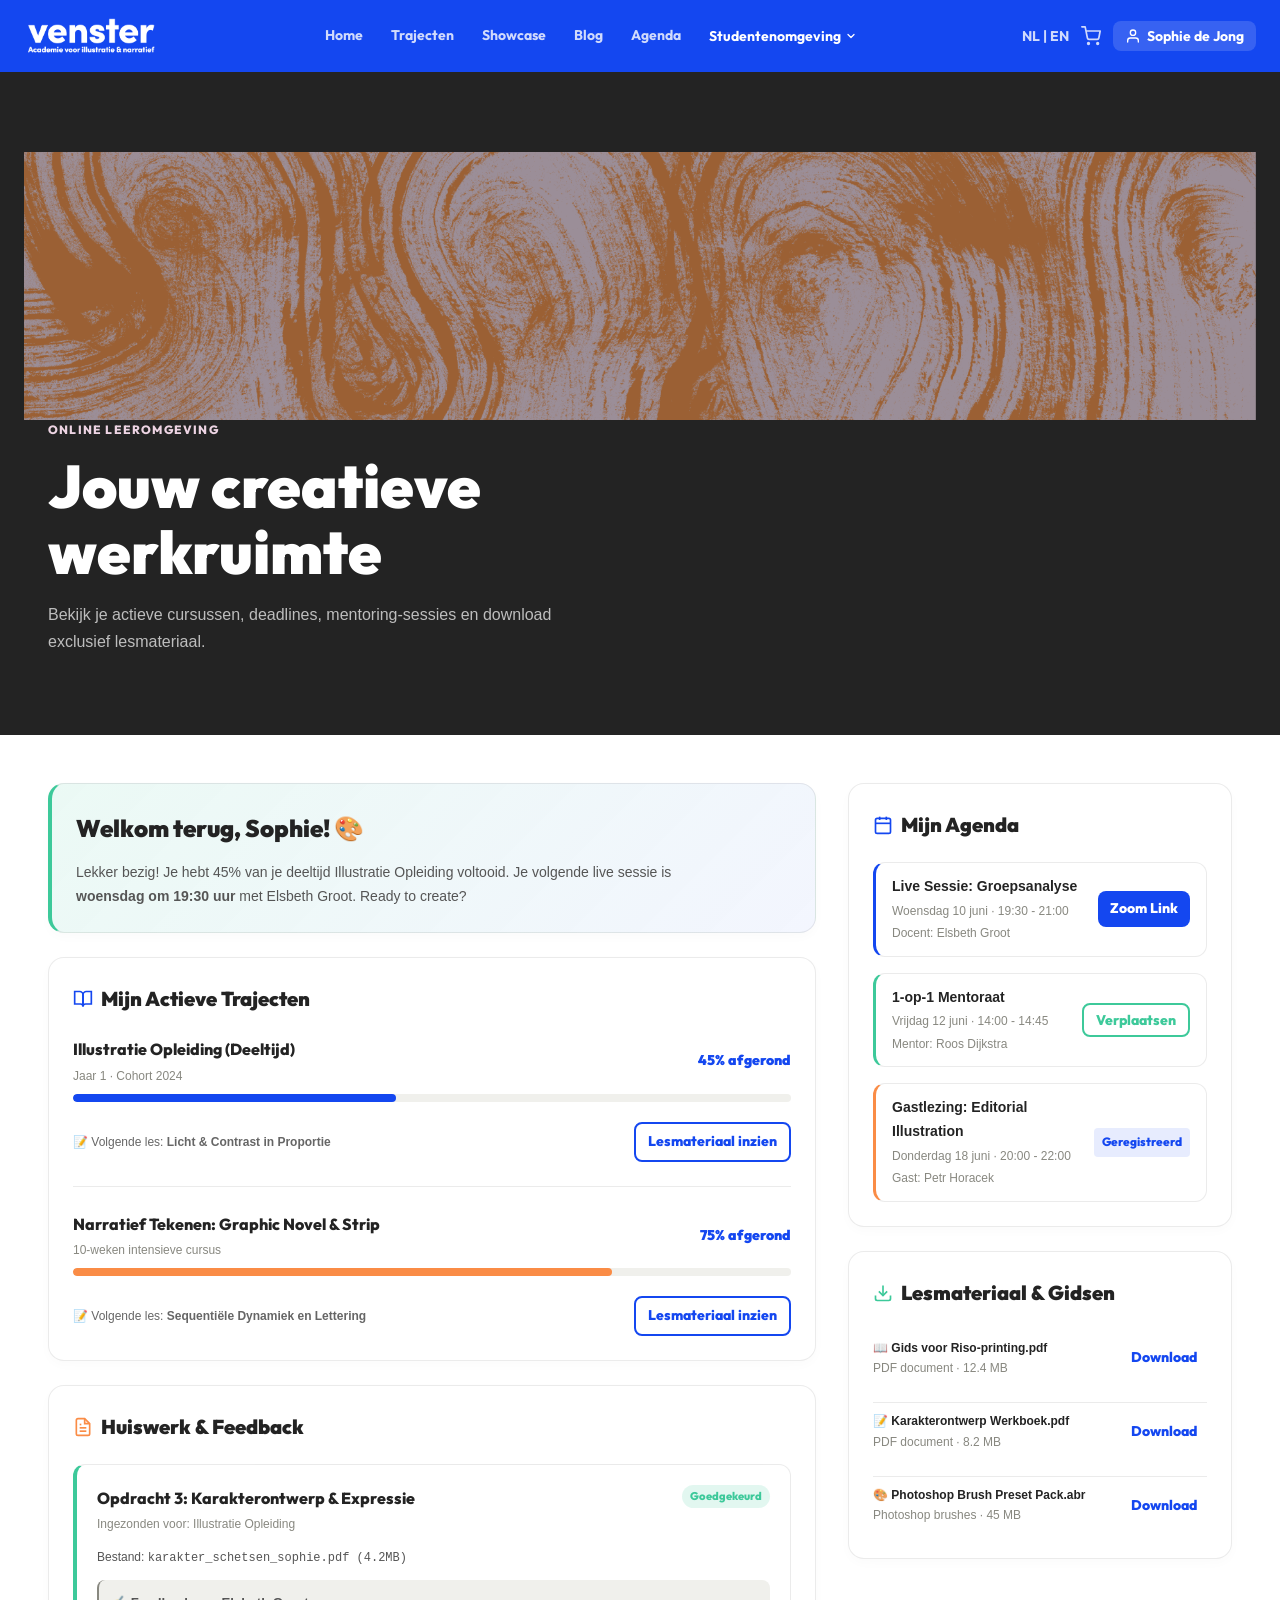
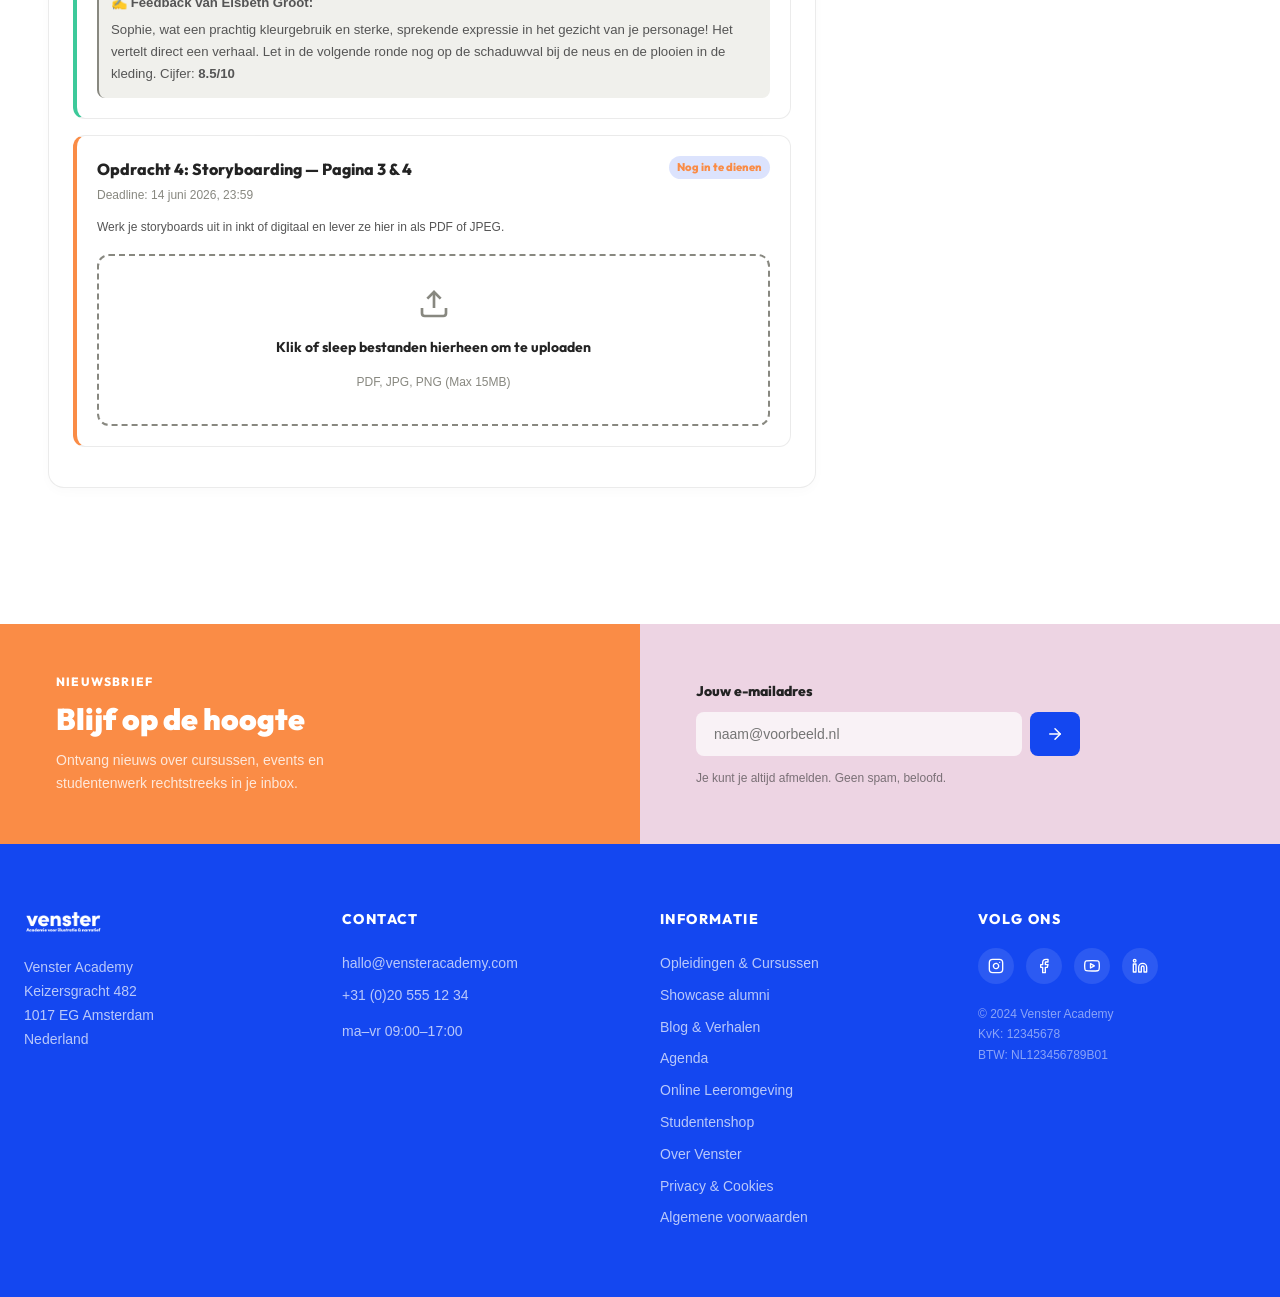
<file: leeromgeving.html>
<!DOCTYPE html>
<html lang="nl">
<head>
  <meta charset="UTF-8" />
  <meta name="viewport" content="width=device-width, initial-scale=1.0" />
  <title>Online Leeromgeving — Venster Academy</title>
  <meta name="description" content="Jouw persoonlijke dashboard en online leeromgeving bij Venster Academy." />
  <link href="https://fonts.googleapis.com/css2?family=Outfit:wght@300;400;500;600;700;800;900&display=swap" rel="stylesheet">
  <link rel="stylesheet" href="css/style.css" />
</head>
<body>
  <div class="page-wrapper">

    <!-- NAV -->
    <nav class="nav" id="main-nav">
      <div class="nav__inner">
        <a href="index.html" class="nav__logo" aria-label="Venster Academy home">
          <img src="assets/Klant huisstijl/wit-3c.png" alt="Venster Academy" style="height: 48px; width: auto;" />
        </a>
        <div class="nav__links">
          <a href="index.html" class="nav__link">Home</a>
          <a href="trajecten.html" class="nav__link">Trajecten</a>
          <a href="showcase.html" class="nav__link">Showcase</a>
          <a href="blog.html" class="nav__link">Blog</a>
          <a href="agenda.html" class="nav__link">Agenda</a>
          <div class="nav__dropdown">
            <button class="nav__link nav__dropdown-trigger">Studentenomgeving
              <svg width="12" height="12" viewBox="0 0 24 24" fill="none" stroke="currentColor" stroke-width="2.5" stroke-linecap="round" stroke-linejoin="round"><polyline points="6 9 12 15 18 9"/></svg>
            </button>
            <div class="nav__dropdown-menu">
              <a href="leeromgeving.html" class="nav__dropdown-link">
                <svg width="16" height="16" viewBox="0 0 24 24" fill="none" stroke="currentColor" stroke-width="2" stroke-linecap="round" stroke-linejoin="round"><path d="M2 3h6a4 4 0 0 1 4 4v14a3 3 0 0 0-3-3H2z"/><path d="M22 3h-6a4 4 0 0 0-4 4v14a3 3 0 0 1 3-3h7z"/></svg>
                Online Leeromgeving
              </a>
              <a href="studentenshop.html" class="nav__dropdown-link">
                <svg width="16" height="16" viewBox="0 0 24 24" fill="none" stroke="currentColor" stroke-width="2" stroke-linecap="round" stroke-linejoin="round"><circle cx="9" cy="21" r="1"/><circle cx="20" cy="21" r="1"/><path d="M1 1h4l2.68 13.39a2 2 0 0 0 2 1.61h9.72a2 2 0 0 0 2-1.61L23 6H6"/></svg>
                Studentenshop
              </a>
            </div>
          </div>
        </div>
        <div class="nav__controls">
          <button class="nav__lang-btn" id="lang-toggle">NL | EN</button>
          <button class="nav__icon-btn" aria-label="Winkelwagen">
            <svg width="20" height="20" viewBox="0 0 24 24" fill="none" stroke="currentColor" stroke-width="2" stroke-linecap="round" stroke-linejoin="round"><circle cx="9" cy="21" r="1"/><circle cx="20" cy="21" r="1"/><path d="M1 1h4l2.68 13.39a2 2 0 0 0 2 1.61h9.72a2 2 0 0 0 2-1.61L23 6H6"/></svg>
          </button>
          <button class="nav__login-btn" aria-label="Inloggen">
            <svg width="16" height="16" viewBox="0 0 24 24" fill="none" stroke="currentColor" stroke-width="2" stroke-linecap="round" stroke-linejoin="round"><path d="M20 21v-2a4 4 0 0 0-4-4H8a4 4 0 0 0-4 4v2"/><circle cx="12" cy="7" r="4"/></svg>
            <span>Sophie de Jong</span>
          </button>
        </div>
        <button class="nav__hamburger" id="hamburger-btn" aria-label="Menu openen">
          <svg width="24" height="24" viewBox="0 0 24 24" fill="none" stroke="currentColor" stroke-width="2" stroke-linecap="round" stroke-linejoin="round" id="hamburger-icon"><line x1="3" y1="6" x2="21" y2="6"/><line x1="3" y1="12" x2="21" y2="12"/><line x1="3" y1="18" x2="21" y2="18"/></svg>
          <svg width="24" height="24" viewBox="0 0 24 24" fill="none" stroke="currentColor" stroke-width="2" stroke-linecap="round" stroke-linejoin="round" id="close-icon" style="display:none;"><line x1="18" y1="6" x2="6" y2="18"/><line x1="6" y1="6" x2="18" y2="18"/></svg>
        </button>
      </div>
      <div class="nav__mobile-menu" id="mobile-menu">
        <a href="index.html" class="nav__mobile-link">Home</a>
        <a href="trajecten.html" class="nav__mobile-link">Trajecten</a>
        <a href="showcase.html" class="nav__mobile-link">Showcase</a>
        <a href="blog.html" class="nav__mobile-link">Blog</a>
        <a href="agenda.html" class="nav__mobile-link">Agenda</a>
        <div class="nav__mobile-dropdown">
          <button class="nav__mobile-link nav__mobile-dropdown-trigger">Studentenomgeving
            <svg width="12" height="12" viewBox="0 0 24 24" fill="none" stroke="currentColor" stroke-width="2.5" stroke-linecap="round" stroke-linejoin="round"><polyline points="6 9 12 15 18 9"/></svg>
          </button>
          <div class="nav__mobile-dropdown-menu">
            <a href="leeromgeving.html" class="nav__mobile-link nav__mobile-sublink">Online Leeromgeving</a>
            <a href="studentenshop.html" class="nav__mobile-link nav__mobile-sublink">Studentenshop</a>
          </div>
        </div>
      </div>
    </nav>

    <main class="main-content">

      <!-- HERO -->
      <section class="page-hero page-hero--charcoal">
        <div class="page-hero__bg-banner">
          <img src="assets/2023/11/Banner-bibliotheek_zonder-tekst.png" alt="" aria-hidden="true" />
        </div>
        <div class="container">
          <p class="page-hero__label">Online Leeromgeving</p>
          <h1 class="page-hero__title">Jouw creatieve werkruimte</h1>
          <p class="page-hero__desc">Bekijk je actieve cursussen, deadlines, mentoring-sessies en download exclusief lesmateriaal.</p>
        </div>
      </section>

      <!-- PORTAL CONTENT -->
      <section style="padding: 3rem 1.5rem;">
        <div class="container">
          <div class="dashboard-grid">

            <!-- MAIN COLUMN (LEFT) -->
            <div>
              
              <!-- WELCOME BANNER -->
              <div class="dashboard-card" style="background: linear-gradient(135deg, rgba(61, 201, 154, 0.1) 0%, rgba(20, 71, 240, 0.05) 100%); border-left: 4px solid var(--venster-mint);">
                <h2 class="font-display fw-900 text-2xl" style="color: var(--venster-charcoal);">Welkom terug, Sophie! 🎨</h2>
                <p class="text-sm mt-3" style="color: #555; max-width: 38rem;">
                  Lekker bezig! Je hebt 45% van je deeltijd Illustratie Opleiding voltooid. Je volgende live sessie is <strong>woensdag om 19:30 uur</strong> met Elsbeth Groot. Ready to create?
                </p>
              </div>

              <!-- ACTIEVE OPLEIDINGEN -->
              <div class="dashboard-card">
                <h3 class="dashboard-card__title">
                  <svg width="20" height="20" viewBox="0 0 24 24" fill="none" stroke="var(--venster-blue)" stroke-width="2"><path d="M2 3h6a4 4 0 0 1 4 4v14a3 3 0 0 0-3-3H2z"/><path d="M22 3h-6a4 4 0 0 0-4 4v14a3 3 0 0 1 3-3h7z"/></svg>
                  Mijn Actieve Trajecten
                </h3>
                
                <!-- Course 1 -->
                <div class="pb-6" style="border-bottom: 1px solid var(--border); margin-bottom: 1.5rem;">
                  <div style="display: flex; justify-content: space-between; align-items: center;">
                    <div>
                      <h4 class="font-display fw-800 text-base" style="color: var(--venster-charcoal);">Illustratie Opleiding (Deeltijd)</h4>
                      <p class="text-xs" style="color: var(--muted-foreground); margin-top: 0.125rem;">Jaar 1 · Cohort 2024</p>
                    </div>
                    <span class="font-display fw-900 text-sm" style="color: var(--venster-blue);">45% afgerond</span>
                  </div>
                  <div class="progress-bar">
                    <div class="progress-bar__fill" style="width: 45%;"></div>
                  </div>
                  <div style="display: flex; justify-content: space-between; align-items: center; flex-wrap: wrap; gap: 0.5rem;">
                    <p class="text-xs" style="color: #666;">📝 Volgende les: <strong>Licht &amp; Contrast in Proportie</strong></p>
                    <a href="#" class="btn btn--outline-blue text-xs" style="padding: 0.375rem 0.75rem;">Lesmateriaal inzien</a>
                  </div>
                </div>

                <!-- Course 2 -->
                <div>
                  <div style="display: flex; justify-content: space-between; align-items: center;">
                    <div>
                      <h4 class="font-display fw-800 text-base" style="color: var(--venster-charcoal);">Narratief Tekenen: Graphic Novel &amp; Strip</h4>
                      <p class="text-xs" style="color: var(--muted-foreground); margin-top: 0.125rem;">10-weken intensieve cursus</p>
                    </div>
                    <span class="font-display fw-900 text-sm" style="color: var(--venster-blue);">75% afgerond</span>
                  </div>
                  <div class="progress-bar">
                    <div class="progress-bar__fill progress-bar__fill--orange" style="width: 75%;"></div>
                  </div>
                  <div style="display: flex; justify-content: space-between; align-items: center; flex-wrap: wrap; gap: 0.5rem;">
                    <p class="text-xs" style="color: #666;">📝 Volgende les: <strong>Sequentiële Dynamiek en Lettering</strong></p>
                    <a href="#" class="btn btn--outline-blue text-xs" style="padding: 0.375rem 0.75rem;">Lesmateriaal inzien</a>
                  </div>
                </div>

              </div>

              <!-- HUISWERK & DEADLINES -->
              <div class="dashboard-card">
                <h3 class="dashboard-card__title">
                  <svg width="20" height="20" viewBox="0 0 24 24" fill="none" stroke="var(--venster-orange)" stroke-width="2"><path d="M14 2H6a2 2 0 0 0-2 2v16a2 2 0 0 0 2 2h12a2 2 0 0 0 2-2V8z"/><polyline points="14 2 14 8 20 8"/><line x1="16" y1="13" x2="8" y2="13"/><line x1="16" y1="17" x2="8" y2="17"/><polyline points="10 9 9 9 8 9"/></svg>
                  Huiswerk &amp; Feedback
                </h3>

                <!-- Assigment 1 (Approved) -->
                <div class="assignment-card assignment-card--success">
                  <div class="assignment-card__header">
                    <div>
                      <h4 class="font-display fw-800 text-base" style="color: var(--venster-charcoal);">Opdracht 3: Karakterontwerp &amp; Expressie</h4>
                      <p class="text-xs" style="color: var(--muted-foreground); margin-top: 0.125rem;">Ingezonden voor: Illustratie Opleiding</p>
                    </div>
                    <span class="assignment-badge assignment-badge--success">Goedgekeurd</span>
                  </div>
                  <p class="text-xs" style="color: #555;">Bestand: <code>karakter_schetsen_sophie.pdf (4.2MB)</code></p>
                  
                  <!-- Mentor feedback -->
                  <div class="assignment-feedback">
                    <p style="font-weight: 700; margin-bottom: 0.25rem;">✍️ Feedback van Elsbeth Groot:</p>
                    <p>Sophie, wat een prachtig kleurgebruik en sterke, sprekende expressie in het gezicht van je personage! Het vertelt direct een verhaal. Let in de volgende ronde nog op de schaduwval bij de neus en de plooien in de kleding. Cijfer: <strong>8.5/10</strong></p>
                  </div>
                </div>

                <!-- Assignment 2 (Interactive Upload Form) -->
                <div class="assignment-card assignment-card--pending" id="upload-assignment-container">
                  <div class="assignment-card__header">
                    <div>
                      <h4 class="font-display fw-800 text-base" style="color: var(--venster-charcoal);">Opdracht 4: Storyboarding — Pagina 3 &amp; 4</h4>
                      <p class="text-xs" style="color: var(--muted-foreground); margin-top: 0.125rem;">Deadline: 14 juni 2026, 23:59</p>
                    </div>
                    <span class="assignment-badge assignment-badge--pending" id="assignment-status-badge">Nog in te dienen</span>
                  </div>
                  <p class="text-xs mb-4" style="color: #555;">Werk je storyboards uit in inkt of digitaal en lever ze hier in als PDF of JPEG.</p>
                  
                  <!-- Dynamic drag/drop/input area -->
                  <div class="assignment-upload-area" id="upload-dropzone">
                    <svg width="32" height="32" viewBox="0 0 24 24" fill="none" stroke="var(--muted-foreground)" stroke-width="2" style="margin-bottom: 0.5rem;"><path d="M21 15v4a2 2 0 0 1-2 2H5a2 2 0 0 1-2-2v-4"/><polyline points="17 8 12 3 7 8"/><line x1="12" y1="3" x2="12" y2="15"/></svg>
                    <p class="text-sm font-display fw-700" style="color: var(--venster-charcoal);">Klik of sleep bestanden hierheen om te uploaden</p>
                    <p class="text-xs mt-3" style="color: var(--muted-foreground);">PDF, JPG, PNG (Max 15MB)</p>
                    <input type="file" id="assignment-file-input" style="display: none;" accept=".pdf,.jpg,.jpeg,.png" />
                  </div>

                  <!-- Upload status tracker (hidden by default) -->
                  <div id="upload-progress-container" style="display: none; margin-top: 1.25rem;">
                    <div style="display: flex; justify-content: space-between; font-size: 0.75rem; margin-bottom: 0.375rem;">
                      <span id="uploading-filename">Uploading...</span>
                      <span id="uploading-percentage">0%</span>
                    </div>
                    <div class="progress-bar">
                      <div class="progress-bar__fill" id="uploading-progress-bar-fill" style="width: 0%;"></div>
                    </div>
                  </div>

                  <!-- Success message tracker (hidden by default) -->
                  <div id="upload-success-message" style="display: none; background: rgba(61, 201, 154, 0.1); border: 1px solid var(--venster-mint); padding: 1rem; border-radius: 0.5rem; margin-top: 1.25rem;">
                    <p class="font-display fw-800 text-sm" style="color: var(--venster-mint); display: flex; align-items: center; gap: 0.5rem;">
                      <svg width="18" height="18" viewBox="0 0 24 24" fill="none" stroke="currentColor" stroke-width="3" stroke-linecap="round" stroke-linejoin="round"><polyline points="20 6 9 17 4 12"/></svg>
                      Succesvol ingediend!
                    </p>
                    <p class="text-xs mt-3" style="color: var(--venster-charcoal);">Je bestand is verzonden naar mentor <strong>Joost van der Berg</strong>. Je krijgt een notificatie zodra je feedback gereed is.</p>
                  </div>
                </div>

              </div>

            </div>

            <!-- SIDEBAR COLUMN (RIGHT) -->
            <div>
              
              <!-- SCHEDULE & WEBINARS -->
              <div class="dashboard-card">
                <h3 class="dashboard-card__title">
                  <svg width="20" height="20" viewBox="0 0 24 24" fill="none" stroke="var(--venster-blue)" stroke-width="2"><rect x="3" y="4" width="18" height="18" rx="2" ry="2"/><line x1="16" y1="2" x2="16" y2="6"/><line x1="8" y1="2" x2="8" y2="6"/><line x1="3" y1="10" x2="21" y2="10"/></svg>
                  Mijn Agenda
                </h3>
                <div class="dashboard-list">
                  
                  <!-- Session 1 -->
                  <div class="dashboard-item" style="border-left: 3px solid var(--venster-blue);">
                    <div>
                      <h4 class="dashboard-item__title">Live Sessie: Groepsanalyse</h4>
                      <p class="dashboard-item__meta">Woensdag 10 juni · 19:30 - 21:00</p>
                      <p class="dashboard-item__meta">Docent: Elsbeth Groot</p>
                    </div>
                    <a href="https://zoom.us" target="_blank" class="btn btn--blue text-xs" style="padding: 0.375rem 0.75rem; white-space: nowrap;">Zoom Link</a>
                  </div>

                  <!-- Session 2 -->
                  <div class="dashboard-item" style="border-left: 3px solid var(--venster-mint);">
                    <div>
                      <h4 class="dashboard-item__title">1-op-1 Mentoraat</h4>
                      <p class="dashboard-item__meta">Vrijdag 12 juni · 14:00 - 14:45</p>
                      <p class="dashboard-item__meta">Mentor: Roos Dijkstra</p>
                    </div>
                    <button class="btn btn--outline-blue text-xs" style="padding: 0.375rem 0.75rem; white-space: nowrap; color: var(--venster-mint); border-color: var(--venster-mint);">Verplaatsen</button>
                  </div>

                  <!-- Session 3 -->
                  <div class="dashboard-item" style="border-left: 3px solid var(--venster-orange);">
                    <div>
                      <h4 class="dashboard-item__title">Gastlezing: Editorial Illustration</h4>
                      <p class="dashboard-item__meta">Donderdag 18 juni · 20:00 - 22:00</p>
                      <p class="dashboard-item__meta">Gast: Petr Horacek</p>
                    </div>
                    <span class="text-xs font-display fw-800" style="color: var(--venster-blue); background: rgba(20, 71, 240, 0.10); padding: 0.25rem 0.5rem; border-radius: 4px; white-space: nowrap;">Geregistreerd</span>
                  </div>

                </div>
              </div>

              <!-- RESOURCE DOWNLOADS -->
              <div class="dashboard-card">
                <h3 class="dashboard-card__title">
                  <svg width="20" height="20" viewBox="0 0 24 24" fill="none" stroke="var(--venster-mint)" stroke-width="2"><path d="M21 15v4a2 2 0 0 1-2 2H5a2 2 0 0 1-2-2v-4"/><polyline points="7 10 12 15 17 10"/><line x1="12" y1="15" x2="12" y2="3"/></svg>
                  Lesmateriaal &amp; Gidsen
                </h3>
                <div class="dashboard-list">
                  
                  <div style="display: flex; align-items: center; justify-content: space-between; padding: 0.5rem 0;">
                    <div>
                      <p class="text-xs fw-700" style="color: var(--venster-charcoal);">📖 Gids voor Riso-printing.pdf</p>
                      <p class="text-xs" style="color: var(--muted-foreground);">PDF document · 12.4 MB</p>
                    </div>
                    <a href="#" class="btn btn--ghost text-xs" style="color: var(--venster-blue); padding: 0.25rem 0.5rem;" download>Download</a>
                  </div>

                  <div style="display: flex; align-items: center; justify-content: space-between; padding: 0.5rem 0; border-top: 1px solid var(--border);">
                    <div>
                      <p class="text-xs fw-700" style="color: var(--venster-charcoal);">📝 Karakterontwerp Werkboek.pdf</p>
                      <p class="text-xs" style="color: var(--muted-foreground);">PDF document · 8.2 MB</p>
                    </div>
                    <a href="#" class="btn btn--ghost text-xs" style="color: var(--venster-blue); padding: 0.25rem 0.5rem;" download>Download</a>
                  </div>

                  <div style="display: flex; align-items: center; justify-content: space-between; padding: 0.5rem 0; border-top: 1px solid var(--border);">
                    <div>
                      <p class="text-xs fw-700" style="color: var(--venster-charcoal);">🎨 Photoshop Brush Preset Pack.abr</p>
                      <p class="text-xs" style="color: var(--muted-foreground);">Photoshop brushes · 45 MB</p>
                    </div>
                    <a href="#" class="btn btn--ghost text-xs" style="color: var(--venster-blue); padding: 0.25rem 0.5rem;" download>Download</a>
                  </div>

                </div>
              </div>

            </div>

          </div>
        </div>
      </section>

    </main>

    <!-- NEWSLETTER -->
    <section class="newsletter" id="newsletter-section">
      <div class="newsletter__left">
        <p class="section-label" style="color: white;">Nieuwsbrief</p>
        <h2 style="color: white; font-size: 1.875rem; font-family: var(--font-display); font-weight: 900; line-height: 1.2;">Blijf op de hoogte</h2>
        <p style="color: rgba(255,255,255,0.8); margin-top: 0.75rem; font-size: 0.875rem; max-width: 20rem;">Ontvang nieuws over cursussen, events en studentenwerk rechtstreeks in je inbox.</p>
      </div>
      <div class="newsletter__right" id="newsletter-right">
        <div id="newsletter-form-wrapper">
          <label for="newsletter-email" style="font-size: 0.875rem; margin-bottom: 0.5rem; display: block; font-family: var(--font-display); font-weight: 800; color: var(--venster-charcoal);">Jouw e-mailadres</label>
          <form class="newsletter__form" id="newsletter-form">
            <input type="email" id="newsletter-email" placeholder="naam@voorbeeld.nl" required class="newsletter__input" />
            <button type="submit" class="newsletter__submit">
              <svg width="18" height="18" viewBox="0 0 24 24" fill="none" stroke="currentColor" stroke-width="2" stroke-linecap="round" stroke-linejoin="round"><line x1="5" y1="12" x2="19" y2="12"/><polyline points="12 5 19 12 12 19"/></svg>
            </button>
          </form>
          <p style="font-size: 0.75rem; margin-top: 0.75rem; color: rgba(45,45,45,0.6);">Je kunt je altijd afmelden. Geen spam, beloofd.</p>
        </div>
        <div id="newsletter-success" class="newsletter__success" style="display: none;">
          <p style="font-size: 1.5rem; font-family: var(--font-display); font-weight: 900; color: var(--venster-blue);">Super, bedankt! 🎨</p>
          <p style="font-size: 0.875rem; margin-top: 0.5rem; color: var(--venster-charcoal);">We sturen je snel het eerste nieuws.</p>
        </div>
      </div>
    </section>

    <!-- FOOTER -->
    <footer class="footer">
      <div class="footer__inner">
        <div class="footer__grid">
          <div>
            <div style="display: flex; align-items: center; gap: 0.5rem; margin-bottom: 1.25rem;">
              <img src="assets/Klant huisstijl/wit-3c.png" alt="Venster Academy" style="height: 28px; width: auto;" />
            </div>
            <p class="footer__text">Venster Academy<br/>Keizersgracht 482<br/>1017 EG Amsterdam<br/>Nederland</p>
          </div>
          <div>
            <h4 class="footer__heading">Contact</h4>
            <a href="mailto:hallo@vensteracademy.com" class="footer__link">hallo@vensteracademy.com</a>
            <a href="tel:+31205551234" class="footer__link">+31 (0)20 555 12 34</a>
            <p class="footer__text" style="margin-top: 0.5rem;">ma–vr 09:00–17:00</p>
          </div>
          <div>
            <h4 class="footer__heading">Informatie</h4>
            <a href="trajecten.html" class="footer__link">Opleidingen &amp; Cursussen</a>
            <a href="showcase.html" class="footer__link">Showcase alumni</a>
            <a href="blog.html" class="footer__link">Blog &amp; Verhalen</a>
            <a href="agenda.html" class="footer__link">Agenda</a>
            <a href="leeromgeving.html" class="footer__link">Online Leeromgeving</a>
            <a href="studentenshop.html" class="footer__link">Studentenshop</a>
            <a href="index.html#about-us" class="footer__link">Over Venster</a>
            <a href="#" class="footer__link">Privacy &amp; Cookies</a>
            <a href="#" class="footer__link">Algemene voorwaarden</a>
          </div>
          <div>
            <h4 class="footer__heading">Volg ons</h4>
            <div class="footer__socials">
              <a href="#" class="footer__social-icon" aria-label="Instagram"><svg width="16" height="16" viewBox="0 0 24 24" fill="none" stroke="currentColor" stroke-width="2" stroke-linecap="round" stroke-linejoin="round"><rect x="2" y="2" width="20" height="20" rx="5" ry="5"/><path d="M16 11.37A4 4 0 1 1 12.63 8 4 4 0 0 1 16 11.37z"/><line x1="17.5" y1="6.5" x2="17.51" y2="6.5"/></svg></a>
              <a href="#" class="footer__social-icon" aria-label="Facebook"><svg width="16" height="16" viewBox="0 0 24 24" fill="none" stroke="currentColor" stroke-width="2" stroke-linecap="round" stroke-linejoin="round"><path d="M18 2h-3a5 5 0 0 0-5 5v3H7v4h3v8h4v-8h3l1-4h-4V7a1 1 0 0 1 1-1h3z"/></svg></a>
              <a href="#" class="footer__social-icon" aria-label="YouTube"><svg width="16" height="16" viewBox="0 0 24 24" fill="none" stroke="currentColor" stroke-width="2" stroke-linecap="round" stroke-linejoin="round"><path d="M22.54 6.42a2.78 2.78 0 0 0-1.94-2C18.88 4 12 4 12 4s-6.88 0-8.6.46a2.78 2.78 0 0 0-1.94 2A29 29 0 0 0 1 11.75a29 29 0 0 0 .46 5.33A2.78 2.78 0 0 0 3.4 19.1c1.72.46 8.6.46 8.6.46s6.88 0 8.6-.46a2.78 2.78 0 0 0 1.94-2 29 29 0 0 0 .46-5.25 29 29 0 0 0-.46-5.33z"/><polygon points="9.75 15.02 15.5 11.75 9.75 8.48 9.75 15.02"/></svg></a>
              <a href="#" class="footer__social-icon" aria-label="LinkedIn"><svg width="16" height="16" viewBox="0 0 24 24" fill="none" stroke="currentColor" stroke-width="2" stroke-linecap="round" stroke-linejoin="round"><path d="M16 8a6 6 0 0 1 6 6v7h-4v-7a2 2 0 0 0-2-2 2 2 0 0 0-2 2v7h-4v-7a6 6 0 0 1 6-6z"/><rect x="2" y="9" width="4" height="12"/><circle cx="4" cy="4" r="2"/></svg></a>
            </div>
            <p class="footer__legal">© 2024 Venster Academy<br/>KvK: 12345678<br/>BTW: NL123456789B01</p>
          </div>
        </div>
      </div>
    </footer>
  </div>

  <script src="js/main.js"></script>
  <script>
    // Simulated file upload interactive logic
    var dropzone = document.getElementById('upload-dropzone');
    var fileInput = document.getElementById('assignment-file-input');
    var progressContainer = document.getElementById('upload-progress-container');
    var progressBarFill = document.getElementById('uploading-progress-bar-fill');
    var filenameLabel = document.getElementById('uploading-filename');
    var percentageLabel = document.getElementById('uploading-percentage');
    var successMessage = document.getElementById('upload-success-message');
    var statusBadge = document.getElementById('assignment-status-badge');

    dropzone.addEventListener('click', function () {
      startUploadSimulation('opdracht4_storyboard_concept.pdf');
    });

    // Handle drag events
    dropzone.addEventListener('dragover', function (e) {
      e.preventDefault();
      dropzone.style.background = 'var(--muted)';
      dropzone.style.borderColor = 'var(--venster-blue)';
    });

    dropzone.addEventListener('dragleave', function () {
      dropzone.style.background = 'transparent';
      dropzone.style.borderColor = 'var(--muted-foreground)';
    });

    dropzone.addEventListener('drop', function (e) {
      e.preventDefault();
      dropzone.style.background = 'transparent';
      dropzone.style.borderColor = 'var(--muted-foreground)';
      
      if (e.dataTransfer.files.length > 0) {
        startUploadSimulation(e.dataTransfer.files[0].name);
      }
    });

    fileInput.addEventListener('change', function () {
      if (fileInput.files.length > 0) {
        startUploadSimulation(fileInput.files[0].name);
      }
    });

    function startUploadSimulation(filename) {
      // Hide initial dropzone area & success block
      dropzone.style.display = 'none';
      successMessage.style.display = 'none';
      
      // Setup progress UI
      progressContainer.style.display = 'block';
      filenameLabel.textContent = filename;
      progressBarFill.style.width = '0%';
      percentageLabel.textContent = '0%';

      var percent = 0;
      var interval = setInterval(function () {
        percent += 10;
        progressBarFill.style.width = percent + '%';
        percentageLabel.textContent = percent + '%';

        if (percent >= 100) {
          clearInterval(interval);
          setTimeout(completeUploadSimulation, 400);
        }
      }, 150);
    }

    function completeUploadSimulation() {
      // Hide uploading bar
      progressContainer.style.display = 'none';
      
      // Update badge states
      statusBadge.textContent = 'Ingediend';
      statusBadge.className = 'assignment-badge assignment-badge--success';
      
      // Show success container
      successMessage.style.display = 'block';

      // Update parent card layout styling to look resolved
      var card = document.getElementById('upload-assignment-container');
      card.className = 'assignment-card assignment-card--success';

      // Call global main.js toast function if present
      if (typeof window.addItemToCart === 'function') {
        // We can just trigger a toast manually via storage listener or direct DOM call
        var toastFn = document.body.appendChild(document.createElement('div'));
        toastFn.style.display = 'none';
      }
    }
  </script>
</body>
</html>
</file>
<file: css/style.css>
/* ===== FONTS ===== */
@import url('https://fonts.googleapis.com/css2?family=Outfit:wght@300;400;500;600;700;800;900&display=swap');

/* ===== DESIGN TOKENS ===== */
:root {
  --font-display: 'Outfit', sans-serif;
  --font-body: 'HelveticaNeue', 'Helvetica Neue', Helvetica, Arial, sans-serif;

  --color-primary: #1447f0;
  --color-primary-hover: #0225d0;
  --color-accent: #edd4e3;
  --color-bg: #ffffff;
  --color-body: #232323;
  --color-headings: #000000;

  --venster-blue: #1447f0;
  --venster-orange: #FA8C46;
  --venster-pink: #edd4e3;
  --venster-pink-light: #fee5f4;
  --venster-yellow: #F0D735;
  --venster-mint: #3DC99A;
  --venster-charcoal: #232323;

  --background: #ffffff;
  --muted: #F0F0EC;
  --muted-foreground: #888880;
  --border: rgba(0, 0, 0, 0.08);
}

/* ===== RESET & BASE ===== */
*, *::before, *::after {
  margin: 0;
  padding: 0;
  box-sizing: border-box;
}

html {
  font-size: 16px;
  scroll-behavior: smooth;
}

body {
  font-family: var(--font-body);
  background: var(--background);
  color: var(--color-body);
  font-size: 1rem;
  line-height: 1.7;
  min-height: 100vh;
  -webkit-font-smoothing: antialiased;
}

img {
  display: block;
  max-width: 100%;
}

a {
  text-decoration: none;
  color: inherit;
}

ul, ol {
  list-style: none;
}

button {
  cursor: pointer;
  border: none;
  background: none;
  font-family: inherit;
}

input {
  font-family: inherit;
  border: none;
  outline: none;
}

/* ===== LAYOUT ===== */
.page-wrapper {
  display: flex;
  flex-direction: column;
  min-height: 100vh;
  background: var(--background);
}

.main-content {
  flex: 1;
}

.container {
  max-width: 1280px;
  margin: 0 auto;
  padding: 0 1.5rem;
}

/* ===== TYPOGRAPHY UTILITY ===== */
.font-display {
  font-family: var(--font-display);
}

.fw-700 { font-weight: 700; }
.fw-800 { font-weight: 800; }
.fw-900 { font-weight: 900; }

.text-xs { font-size: 0.75rem; }
.text-sm { font-size: 0.875rem; }
.text-base { font-size: 1rem; }
.text-lg { font-size: 1.125rem; }
.text-xl { font-size: 1.25rem; }
.text-2xl { font-size: 1.5rem; }
.text-3xl { font-size: 1.875rem; }
.text-4xl { font-size: 2.25rem; }
.text-5xl { font-size: 3rem; }
.text-6xl { font-size: 3.75rem; }
.text-7xl { font-size: 4.5rem; }

.uppercase {
  text-transform: uppercase;
  letter-spacing: 0.1em;
}

/* ===== NAVIGATION ===== */
.nav {
  position: sticky;
  top: 0;
  z-index: 50;
  width: 100%;
  background: var(--venster-blue);
  font-family: var(--font-display);
}

.nav__inner {
  max-width: 1280px;
  margin: 0 auto;
  padding: 0 1rem;
  display: flex;
  align-items: center;
  height: 72px;
  gap: 1rem;
}

.nav__logo {
  display: flex;
  align-items: center;
  gap: 0.5rem;
  flex-shrink: 0;
}

.nav__logo-text {
  color: white;
  text-transform: lowercase;
  letter-spacing: -0.02em;
  font-family: var(--font-display);
  font-weight: 900;
  font-size: 1.25rem;
}

.nav__links {
  display: none;
  flex: 1;
  justify-content: center;
  align-items: center;
  gap: 0.25rem;
}

.nav__link {
  padding: 0.375rem 0.75rem;
  border-radius: 0.5rem;
  font-size: 0.875rem;
  font-weight: 700;
  color: rgba(255, 255, 255, 0.8);
  transition: all 0.15s ease;
}

.nav__link:hover {
  color: white;
  background: rgba(255, 255, 255, 0.1);
}

.nav__link--active {
  background: rgba(255, 255, 255, 0.2);
  color: white;
}

.nav__controls {
  display: none;
  align-items: center;
  gap: 0.75rem;
  margin-left: auto;
  flex-shrink: 0;
}

.nav__lang-btn {
  color: rgba(255, 255, 255, 0.8);
  font-size: 0.875rem;
  font-weight: 700;
  transition: color 0.15s;
}

.nav__lang-btn:hover { color: white; }

.nav__icon-btn {
  color: rgba(255, 255, 255, 0.8);
  transition: color 0.15s;
  background: none;
  border: none;
  display: flex;
  align-items: center;
}

.nav__icon-btn:hover { color: white; }

.nav__login-btn {
  display: flex;
  align-items: center;
  gap: 0.375rem;
  background: rgba(255, 255, 255, 0.15);
  color: white;
  font-size: 0.875rem;
  font-weight: 700;
  padding: 0.375rem 0.75rem;
  border-radius: 0.5rem;
  transition: background 0.15s;
}

.nav__login-btn:hover {
  background: rgba(255, 255, 255, 0.25);
}

.nav__hamburger {
  margin-left: auto;
  color: white;
  padding: 0.25rem;
  background: none;
  border: none;
  display: flex;
  align-items: center;
}

.nav__mobile-menu {
  display: none;
  border-top: 1px solid rgba(255, 255, 255, 0.1);
  padding: 0.75rem 1rem 1rem;
  flex-direction: column;
  gap: 0.25rem;
}

.nav__mobile-menu.open {
  display: flex;
}

.nav__mobile-link {
  display: block;
  padding: 0.5rem 0.75rem;
  border-radius: 0.5rem;
  font-size: 0.875rem;
  font-weight: 700;
  color: rgba(255, 255, 255, 0.8);
  transition: all 0.15s;
}

.nav__mobile-link:hover,
.nav__mobile-link--active {
  color: white;
  background: rgba(255, 255, 255, 0.1);
}

.nav__mobile-controls {
  display: flex;
  align-items: center;
  gap: 1rem;
  margin-top: 0.75rem;
  padding: 0 0.75rem;
}

@media (min-width: 768px) {
  .nav__inner { padding: 0 1.5rem; }
  .nav__links { display: flex; }
  .nav__controls { display: flex; }
  .nav__hamburger { display: none; }
  .nav__mobile-menu { display: none !important; }
}

/* ===== SVG ICONS (inline) ===== */
.icon {
  display: inline-block;
  vertical-align: middle;
  width: 1em;
  height: 1em;
  fill: currentColor;
}

/* ===== HERO SECTION (Home) ===== */
.hero {
  position: relative;
  overflow: hidden;
  background: var(--venster-blue);
  min-height: 85vh;
}

.hero__bg-img {
  position: absolute;
  inset: 0;
  opacity: 0.35;
}

.hero__bg-img img {
  width: 100%;
  height: 100%;
  object-fit: cover;
  mix-blend-mode: multiply;
  filter: brightness(0.95) contrast(1.2);
}

.hero__blob-orange {
  position: absolute;
  top: 4rem;
  right: 4rem;
  width: 16rem;
  height: 16rem;
  border-radius: 50%;
  background: var(--venster-orange);
  opacity: 0.25;
}

.hero__blob-mint {
  position: absolute;
  bottom: 6rem;
  left: 2rem;
  width: 10rem;
  height: 10rem;
  border-radius: 50%;
  background: var(--venster-yellow);
  opacity: 0.2;
}

.hero__inner {
  position: relative;
  z-index: 10;
  max-width: 1280px;
  margin: 0 auto;
  padding: 6rem 1.5rem;
  display: grid;
  grid-template-columns: 1fr;
  gap: 3rem;
  align-items: center;
}

.hero__badge {
  display: inline-block;
  padding: 0.25rem 0.75rem;
  border-radius: 9999px;
  background: rgba(255, 255, 255, 0.15);
  color: white;
  font-size: 0.75rem;
  text-transform: uppercase;
  letter-spacing: 0.1em;
  font-family: var(--font-display);
  font-weight: 800;
  margin-bottom: 1.5rem;
}

.hero__title {
  color: white;
  font-size: 3rem;
  line-height: 1;
  margin-bottom: 1.5rem;
  font-family: var(--font-display);
  font-weight: 900;
}

.hero__title span {
  color: var(--venster-pink);
}

.hero__subtitle {
  color: rgba(255, 255, 255, 0.7);
  font-size: 1.125rem;
  margin-bottom: 2rem;
  max-width: 24rem;
  line-height: 1.7;
}

.hero__actions {
  display: flex;
  flex-wrap: wrap;
  gap: 0.75rem;
}

.hero__image-wrapper {
  display: none;
}

.hero__image-card {
  position: relative;
  overflow: hidden;
  border-radius: 2rem;
  aspect-ratio: 4/5;
  background: rgba(255, 255, 255, 0.08);
}

.hero__image-card img {
  width: 100%;
  height: 100%;
  object-fit: cover;
}

.hero__image-caption {
  position: absolute;
  bottom: 1rem;
  left: 1rem;
  right: 1rem;
  padding: 0.75rem 1rem;
  border-radius: 0.75rem;
  background: rgba(20, 71, 240, 0.9);
  backdrop-filter: blur(12px);
}

.hero__image-caption p {
  color: white;
  font-size: 0.75rem;
  font-family: var(--font-display);
  font-weight: 700;
}

@media (min-width: 768px) {
  .hero__inner {
    grid-template-columns: 1fr 1fr;
    padding: 9rem 1.5rem;
  }
  .hero__title { font-size: 3.75rem; }
  .hero__image-wrapper { display: block; position: relative; }
}

@media (min-width: 1024px) {
  .hero__title { font-size: 4.5rem; }
}

/* ===== BUTTONS ===== */
.btn-image-wrapper {
  display: inline-block;
  transition: transform 0.2s ease;
  vertical-align: middle;
}

.btn-image-wrapper:hover {
  transform: scale(1.05);
}

.btn-image-wrapper:active {
  transform: scale(0.95);
}

.btn-image {
  height: 48px;
  width: auto;
  display: block;
}

.btn {
  display: inline-flex;
  align-items: center;
  gap: 0.5rem;
  padding: 0.75rem 1.5rem;
  border-radius: 0.5rem;
  font-family: var(--font-display);
  font-weight: 800;
  font-size: 0.875rem;
  transition: all 0.2s ease;
  text-decoration: none;
  border: none;
  cursor: pointer;
}

.btn:hover {
  transform: scale(1.05);
  background: var(--color-primary-hover);
}

.btn:active {
  transform: scale(0.95);
}

.btn--orange {
  background: var(--venster-orange);
  color: white;
  font-weight: 800;
  box-shadow: 0 4px 14px rgba(250, 140, 70, 0.4);
}

.btn--orange:hover {
  background: #e67e3a;
  color: white;
  box-shadow: 0 6px 20px rgba(250, 140, 70, 0.55);
}

.btn--blue {
  background: var(--color-primary);
  color: white;
}

.btn--blue:hover {
  background: var(--color-primary-hover);
}

.btn--ghost {
  background: rgba(255, 255, 255, 0.12);
  color: white;
  border: 2px solid rgba(255, 255, 255, 0.3);
}

.btn--outline-blue {
  background: transparent;
  color: var(--color-primary);
  border: 2px solid var(--color-primary);
}

.btn--outline-blue:hover {
  background: var(--color-primary);
  color: white;
}

.btn--disabled {
  opacity: 0.5;
  cursor: not-allowed;
}

.btn--disabled:hover {
  transform: none;
}

.btn--full {
  width: 100%;
  justify-content: center;
}

/* ===== SECTION HEADERS ===== */
.section-header {
  display: flex;
  align-items: flex-end;
  justify-content: space-between;
  margin-bottom: 3rem;
  flex-wrap: wrap;
  gap: 1rem;
}

.section-label {
  font-size: 0.75rem;
  text-transform: uppercase;
  letter-spacing: 0.1em;
  margin-bottom: 0.5rem;
  font-family: var(--font-display);
  font-weight: 800;
}

.section-title {
  font-size: 2.25rem;
  font-family: var(--font-display);
  font-weight: 900;
  color: var(--color-headings);
  line-height: 1.2;
}

.section-link {
  display: inline-flex;
  align-items: center;
  gap: 0.5rem;
  font-size: 0.875rem;
  color: var(--color-primary);
  font-family: var(--font-display);
  font-weight: 800;
  transition: opacity 0.2s;
}

.section-link:hover {
  opacity: 0.7;
}

.underline-accent {
  border-bottom: 4px solid var(--venster-pink);
  padding-bottom: 2px;
}

@media (min-width: 768px) {
  .section-title { font-size: 3rem; }
}

/* ===== MASONRY GRID ===== */
.masonry-grid {
  columns: 2;
  column-gap: 1rem;
}

.masonry-grid__item {
  break-inside: avoid;
  margin-bottom: 1rem;
  position: relative;
  overflow: hidden;
  border-radius: 1rem;
  cursor: pointer;
}

.masonry-grid__item img {
  width: 100%;
  display: block;
  transition: transform 0.5s ease;
}

.masonry-grid__item:hover img {
  transform: scale(1.05);
}

.masonry-grid__overlay {
  position: absolute;
  inset: 0;
  display: flex;
  flex-direction: column;
  justify-content: flex-end;
  padding: 1rem;
  background: linear-gradient(to top, rgba(20, 71, 240, 0.85) 0%, transparent 60%);
  opacity: 0;
  transition: opacity 0.3s ease;
}

.masonry-grid__item:hover .masonry-grid__overlay {
  opacity: 1;
}

.masonry-grid__overlay-center {
  position: absolute;
  inset: 0;
  display: flex;
  flex-direction: column;
  align-items: center;
  justify-content: center;
  background: rgba(20, 71, 240, 0.75);
  opacity: 0;
  transition: opacity 0.3s ease;
}

.masonry-grid__item:hover .masonry-grid__overlay-center {
  opacity: 1;
}

.masonry-grid__name {
  color: white;
  font-size: 0.875rem;
  font-family: var(--font-display);
  font-weight: 900;
  line-height: 1.3;
}

.masonry-grid__project {
  color: rgba(255, 255, 255, 0.8);
  font-size: 0.75rem;
  margin-top: 0.125rem;
}

.masonry-grid__bottom-label {
  position: absolute;
  bottom: 0;
  left: 0;
  right: 0;
  padding: 0.5rem 0.75rem;
  background: linear-gradient(to top, rgba(0, 0, 0, 0.6), transparent);
}

.masonry-grid__bottom-label p {
  color: rgba(255, 255, 255, 0.9);
  font-size: 0.75rem;
  font-family: var(--font-display);
  font-weight: 700;
}

@media (min-width: 768px) {
  .masonry-grid { columns: 3; }
}

@media (min-width: 1200px) {
  .masonry-grid--4cols { columns: 4; }
}

/* ===== SECTION BACKGROUNDS ===== */
.section-padded {
  padding: 6rem 1.5rem;
}

.section-bg-pink {
  background: var(--venster-pink);
}

.section-bg-pink-light {
  background: var(--venster-pink-light);
}

.section-bg-charcoal {
  background: var(--venster-charcoal);
}

.section-bg-blue {
  background: var(--venster-blue);
}

.section-bg-orange {
  background: var(--venster-orange);
}

.section-bg-yellow {
  background: var(--venster-yellow);
}

.section-bg-muted {
  background: var(--muted);
}

/* ===== COURSE/CARD GRID ===== */
.card-grid {
  display: grid;
  grid-template-columns: 1fr;
  gap: 1.5rem;
}

@media (min-width: 768px) {
  .card-grid--3 { grid-template-columns: repeat(3, 1fr); }
  .card-grid--2 { grid-template-columns: repeat(2, 1fr); }
}

@media (min-width: 640px) {
  .card-grid--sm-2 { grid-template-columns: repeat(2, 1fr); }
}

@media (min-width: 1024px) {
  .card-grid--lg-4 { grid-template-columns: repeat(4, 1fr); }
  .card-grid--lg-3 { grid-template-columns: repeat(3, 1fr); }
}

/* ===== COURSE CARDS ===== */
.course-card {
  background: white;
  border-radius: 1rem;
  overflow: hidden;
  transition: all 0.3s ease;
  cursor: pointer;
}

.course-card:hover {
  transform: translateY(-4px);
  box-shadow: 0 12px 40px rgba(0, 0, 0, 0.12);
}

.course-card__body {
  padding: 1.5rem;
}

.course-card__tag {
  display: inline-block;
  padding: 0.25rem 0.625rem;
  font-size: 0.75rem;
  border-radius: 9999px;
  background: var(--venster-blue);
  color: white;
  font-family: var(--font-display);
  font-weight: 800;
  margin-bottom: 1rem;
}

.course-card__title {
  font-size: 1.25rem;
  margin-bottom: 0.5rem;
  font-family: var(--font-display);
  font-weight: 900;
  color: var(--color-headings);
}

.course-card__desc {
  font-size: 0.875rem;
  color: #666;
  line-height: 1.7;
  margin-bottom: 1rem;
}

.course-card__start {
  font-size: 0.75rem;
  color: var(--venster-blue);
  font-family: var(--font-display);
  font-weight: 800;
}

.course-card__image {
  position: relative;
  aspect-ratio: 16/9;
  overflow: hidden;
}

.course-card__image img {
  width: 100%;
  height: 100%;
  object-fit: cover;
  transition: transform 0.5s ease;
}

.course-card:hover .course-card__image img {
  transform: scale(1.05);
}

.course-card__image-tag {
  position: absolute;
  top: 0.75rem;
  left: 0.75rem;
  padding: 0.25rem 0.625rem;
  font-size: 0.75rem;
  border-radius: 9999px;
  background: var(--venster-blue);
  color: white;
  font-family: var(--font-display);
  font-weight: 800;
}

.course-card__sold-out-badge {
  position: absolute;
  top: 1rem;
  right: 1rem;
  z-index: 10;
  padding: 0.375rem 0.75rem;
  font-size: 0.75rem;
  color: white;
  background: var(--venster-charcoal);
  font-family: var(--font-display);
  font-weight: 900;
  border-radius: 6px;
  transform: rotate(3deg);
  box-shadow: 0 4px 12px rgba(0, 0, 0, 0.2);
}

.course-card__sold-out-overlay {
  position: absolute;
  inset: 0;
  background: rgba(255, 255, 255, 0.6);
}

.course-card__meta {
  display: flex;
  flex-wrap: wrap;
  gap: 0.5rem;
  margin-bottom: 1rem;
}

.course-card__meta-item {
  padding: 0.25rem 0.5rem;
  border-radius: 9999px;
  background: var(--muted);
  color: var(--muted-foreground);
  font-size: 0.75rem;
  font-family: var(--font-display);
  font-weight: 700;
}

/* ===== BLOG CARDS ===== */
.blog-card {
  background: white;
  border-radius: 1rem;
  overflow: hidden;
  transition: all 0.3s ease;
  cursor: pointer;
}

.blog-card:hover {
  transform: translateY(-4px);
  box-shadow: 0 12px 40px rgba(0, 0, 0, 0.12);
}

.blog-card__image {
  position: relative;
  aspect-ratio: 16/9;
  overflow: hidden;
}

.blog-card__image--square {
  aspect-ratio: 1/1;
}

.blog-card__image img {
  width: 100%;
  height: 100%;
  object-fit: cover;
  transition: transform 0.5s ease;
}

.blog-card:hover .blog-card__image img {
  transform: scale(1.05);
}

.blog-card__image-tag {
  position: absolute;
  top: 0.75rem;
  left: 0.75rem;
  padding: 0.25rem 0.625rem;
  font-size: 0.75rem;
  border-radius: 9999px;
  background: var(--venster-orange);
  color: white;
  font-family: var(--font-display);
  font-weight: 800;
}

.blog-card__body {
  padding: 1.25rem;
}

.blog-card__title {
  font-size: 1rem;
  margin-bottom: 0.5rem;
  font-family: var(--font-display);
  font-weight: 800;
  color: var(--color-headings);
  line-height: 1.4;
}

.blog-card__date {
  font-size: 0.75rem;
  color: #aaa;
}

/* ===== VIDEO / WEBINAR ===== */
.webinar-section {
  padding: 5rem 1.5rem;
  background: var(--venster-charcoal);
}

.webinar-section__inner {
  max-width: 1280px;
  margin: 0 auto;
  display: grid;
  grid-template-columns: 1fr;
  gap: 3rem;
  align-items: center;
}

.webinar-section__video {
  position: relative;
  border-radius: 1rem;
  overflow: hidden;
  cursor: pointer;
}

.webinar-section__video img {
  width: 100%;
  aspect-ratio: 16/9;
  object-fit: cover;
  transition: transform 0.5s ease;
}

.webinar-section__video:hover img {
  transform: scale(1.05);
}

.webinar-section__video-overlay {
  position: absolute;
  inset: 0;
  display: flex;
  align-items: center;
  justify-content: center;
  background: rgba(20, 71, 240, 0.4);
}

.webinar-section__play-btn {
  width: 4rem;
  height: 4rem;
  border-radius: 50%;
  background: var(--color-primary);
  display: flex;
  align-items: center;
  justify-content: center;
  transition: transform 0.3s ease;
}

.webinar-section__video:hover .webinar-section__play-btn {
  transform: scale(1.1);
}

.webinar-section__video-caption {
  position: absolute;
  bottom: 1rem;
  left: 1rem;
  right: 1rem;
  padding: 0.5rem 1rem;
  border-radius: 0.5rem;
  background: rgba(0, 0, 0, 0.7);
  backdrop-filter: blur(8px);
}

.webinar-section__video-caption p {
  color: white;
  font-size: 0.75rem;
  font-family: var(--font-display);
  font-weight: 700;
}

@media (min-width: 768px) {
  .webinar-section__inner {
    grid-template-columns: 1fr 1fr;
  }
}

/* ===== NEWSLETTER ===== */
.newsletter {
  display: grid;
  grid-template-columns: 1fr;
  min-height: 220px;
}

.newsletter__left {
  display: flex;
  flex-direction: column;
  justify-content: center;
  padding: 3rem 2rem;
  background: var(--venster-orange);
}

.newsletter__right {
  display: flex;
  flex-direction: column;
  justify-content: center;
  padding: 3rem 2rem;
  background: var(--venster-pink);
}

.newsletter__form {
  display: flex;
  gap: 0.5rem;
  max-width: 24rem;
}

.newsletter__input {
  flex: 1;
  padding: 0.75rem 1rem;
  border-radius: 0.5rem;
  font-size: 0.875rem;
  background: rgba(255, 255, 255, 0.7);
  color: var(--venster-charcoal);
  border: 2px solid transparent;
  transition: border-color 0.2s;
}

.newsletter__input:focus {
  border-color: var(--venster-blue);
}

.newsletter__submit {
  padding: 0.75rem 1rem;
  border-radius: 0.5rem;
  background: var(--venster-blue);
  color: white;
  display: flex;
  align-items: center;
  gap: 0.25rem;
  font-family: var(--font-display);
  font-weight: 800;
  transition: transform 0.2s;
}

.newsletter__submit:hover {
  transform: scale(1.05);
}

.newsletter__success {
  text-align: center;
}

@media (min-width: 768px) {
  .newsletter {
    grid-template-columns: 1fr 1fr;
  }
  .newsletter__left { padding: 3rem 3.5rem; }
  .newsletter__right { padding: 3rem 3.5rem; }
}

/* ===== FOOTER ===== */
.footer {
  background: var(--venster-blue);
  font-family: var(--font-body);
}

.footer__inner {
  max-width: 1280px;
  margin: 0 auto;
  padding: 4rem 1.5rem;
}

.footer__grid {
  display: grid;
  grid-template-columns: 1fr;
  gap: 2.5rem;
}

.footer__heading {
  color: white;
  margin-bottom: 1rem;
  font-size: 0.875rem;
  text-transform: uppercase;
  letter-spacing: 0.1em;
  font-family: var(--font-display);
  font-weight: 800;
}

.footer__text {
  color: rgba(255, 255, 255, 0.7);
  font-size: 0.875rem;
  line-height: 1.7;
}

.footer__link {
  display: block;
  color: rgba(255, 255, 255, 0.7);
  font-size: 0.875rem;
  padding: 0.25rem 0;
  transition: color 0.15s;
}

.footer__link:hover {
  color: white;
}

.footer__socials {
  display: flex;
  gap: 0.75rem;
  margin-bottom: 1.25rem;
}

.footer__social-icon {
  width: 2.25rem;
  height: 2.25rem;
  border-radius: 50%;
  background: rgba(255, 255, 255, 0.1);
  display: flex;
  align-items: center;
  justify-content: center;
  color: white;
  transition: background 0.15s;
}

.footer__social-icon:hover {
  background: rgba(255, 255, 255, 0.25);
}

.footer__legal {
  color: rgba(255, 255, 255, 0.5);
  font-size: 0.75rem;
  line-height: 1.7;
}

@media (min-width: 640px) {
  .footer__grid { grid-template-columns: repeat(2, 1fr); }
}

@media (min-width: 1024px) {
  .footer__grid { grid-template-columns: repeat(4, 1fr); }
}

/* ===== PAGE HERO (subpages) ===== */
.page-hero {
  padding: 5rem 1.5rem;
  background: var(--venster-blue);
  position: relative;
  overflow: hidden;
}

.page-hero__bg-banner {
  position: absolute;
  inset: 0;
  z-index: 0;
}

.page-hero__bg-banner img {
  width: 100%;
  height: 100%;
  object-fit: cover;
  opacity: 0.55;
  mix-blend-mode: multiply;
  filter: contrast(1.1) brightness(1.05);
}

.page-hero > * {
  position: relative;
  z-index: 1;
}

/* Pink variant: Over Venster */
.page-hero--pink {
  background: var(--venster-pink);
}

.page-hero--pink .page-hero__title {
  color: var(--color-headings);
}

.page-hero--pink .page-hero__label {
  color: var(--venster-blue);
}

.page-hero--pink .page-hero__desc {
  color: rgba(0, 0, 0, 0.65);
}

/* Pink variant with yellow brush strokes pattern (Trajecten hero) */
.page-hero--pink-pattern {
  background-color: var(--venster-pink);
  background-image: url("data:image/svg+xml,%3Csvg xmlns='http://www.w3.org/2000/svg' width='300' height='200' viewBox='0 0 300 200'%3E%3Cpath d='M10,50 Q100,20 220,40 T280,30 Q250,70 150,60 T10,50' fill='%23FA8C46' opacity='0.45'/%3E%3Ccircle cx='45' cy='30' r='3' fill='%23FA8C46' opacity='0.5'/%3E%3Ccircle cx='85' cy='75' r='4.5' fill='%23FA8C46' opacity='0.5'/%3E%3Ccircle cx='190' cy='20' r='2.5' fill='%23FA8C46' opacity='0.4'/%3E%3Ccircle cx='240' cy='80' r='3.5' fill='%23FA8C46' opacity='0.5'/%3E%3Cpath d='M50,140 Q150,165 260,130 Q240,110 130,120 T50,140' fill='%23FA8C46' opacity='0.4'/%3E%3C/svg%3E");
  background-repeat: repeat;
  background-size: 300px 200px;
}

.page-hero--pink-pattern .page-hero__title {
  color: var(--color-headings);
}

.page-hero--pink-pattern .page-hero__label {
  color: var(--venster-blue);
}

.page-hero--pink-pattern .page-hero__desc {
  color: rgba(0, 0, 0, 0.7);
}

/* Orange variant */
.page-hero--orange {
  background: var(--venster-orange);
}

.page-hero--orange .page-hero__bg-banner img {
  opacity: 0.5;
}

.page-hero--orange .page-hero__title {
  color: white;
}

.page-hero--orange .page-hero__label {
  color: rgba(255, 255, 255, 0.9);
}

.page-hero--orange .page-hero__desc {
  color: rgba(255, 255, 255, 0.95);
}

/* Yellow variant */
.page-hero--yellow {
  background: var(--venster-yellow);
}

.page-hero--yellow .page-hero__title {
  color: var(--color-headings);
}

.page-hero--yellow .page-hero__label {
  color: var(--venster-blue);
}

.page-hero--yellow .page-hero__desc {
  color: rgba(0, 0, 0, 0.65);
}

/* Yellow variant with pink brush strokes pattern */
.page-hero--yellow-pattern {
  background-color: var(--venster-yellow);
  background-image: url("data:image/svg+xml,%3Csvg xmlns='http://www.w3.org/2000/svg' width='300' height='200' viewBox='0 0 300 200'%3E%3Cpath d='M10,50 Q100,20 220,40 T280,30 Q250,70 150,60 T10,50' fill='%23edd4e3' opacity='0.55'/%3E%3Ccircle cx='45' cy='30' r='3' fill='%23edd4e3' opacity='0.6'/%3E%3Ccircle cx='85' cy='75' r='4.5' fill='%23edd4e3' opacity='0.6'/%3E%3Ccircle cx='190' cy='20' r='2.5' fill='%23edd4e3' opacity='0.5'/%3E%3Ccircle cx='240' cy='80' r='3.5' fill='%23edd4e3' opacity='0.6'/%3E%3Cpath d='M50,140 Q150,165 260,130 Q240,110 130,120 T50,140' fill='%23edd4e3' opacity='0.5'/%3E%3C/svg%3E");
  background-repeat: repeat;
  background-size: 300px 200px;
}

.page-hero--yellow-pattern .page-hero__title {
  color: var(--color-headings);
}

.page-hero--yellow-pattern .page-hero__label {
  color: var(--venster-blue);
}

.page-hero--yellow-pattern .page-hero__desc {
  color: rgba(0, 0, 0, 0.7);
}

/* Charcoal variant */
.page-hero--charcoal {
  background: var(--venster-charcoal);
}

.page-hero__label {
  font-size: 0.75rem;
  text-transform: uppercase;
  letter-spacing: 0.1em;
  margin-bottom: 0.75rem;
  font-family: var(--font-display);
  font-weight: 800;
  color: var(--venster-pink);
}

.page-hero__title {
  color: white;
  font-size: 3rem;
  line-height: 1.1;
  font-family: var(--font-display);
  font-weight: 900;
  max-width: 42rem;
}

.page-hero__desc {
  color: rgba(255, 255, 255, 0.7);
  margin-top: 1rem;
  max-width: 32rem;
  line-height: 1.7;
}

@media (min-width: 768px) {
  .page-hero__title { font-size: 3.75rem; }
}

/* ===== TABS / FILTER BUTTONS ===== */
.tabs-bar {
  position: sticky;
  top: 64px;
  z-index: 40;
  background: white;
  border-bottom: 1px solid var(--border);
}

.tabs-bar__inner {
  max-width: 1280px;
  margin: 0 auto;
  padding: 0.75rem 1.5rem;
  display: flex;
  gap: 0.25rem;
  overflow-x: auto;
}

.tab-btn {
  padding: 0.5rem 1.25rem;
  border-radius: 0.5rem;
  font-size: 0.875rem;
  white-space: nowrap;
  font-family: var(--font-display);
  font-weight: 800;
  background: var(--muted);
  color: var(--venster-charcoal);
  transition: all 0.2s;
  border: none;
  cursor: pointer;
}

.tab-btn--active {
  background: var(--venster-blue);
  color: white;
}

.filter-pills {
  display: flex;
  flex-wrap: wrap;
  gap: 0.5rem;
}

.filter-pill {
  padding: 0.5rem 1rem;
  border-radius: 9999px;
  font-size: 0.875rem;
  font-family: var(--font-display);
  font-weight: 700;
  background: var(--muted);
  color: var(--venster-charcoal);
  transition: all 0.2s;
  border: none;
  cursor: pointer;
}

.filter-pill--active {
  background: var(--venster-blue);
  color: white;
}

/* ===== MENTOR CARDS ===== */
.mentor-card {
  padding: 1.5rem;
  text-align: center;
  background: var(--venster-mint);
  border-radius: 1rem;
  transition: all 0.3s ease;
}

.mentor-card:hover {
  transform: translateY(-4px);
  box-shadow: 0 12px 40px rgba(0, 0, 0, 0.12);
}

.mentor-card__avatar {
  width: 5rem;
  height: 5rem;
  border-radius: 50%;
  object-fit: cover;
  margin: 0 auto 1rem;
  border: 4px solid white;
}

.mentor-card__name {
  font-size: 1rem;
  font-family: var(--font-display);
  font-weight: 900;
  color: var(--venster-charcoal);
  margin-bottom: 0.25rem;
}

.mentor-card__specialty {
  font-size: 0.75rem;
  color: rgba(45, 45, 45, 0.7);
  font-family: var(--font-display);
  font-weight: 700;
  margin-bottom: 0.75rem;
}

.mentor-card__bio {
  font-size: 0.75rem;
  color: rgba(45, 45, 45, 0.75);
  line-height: 1.7;
  margin-bottom: 1rem;
}

/* ===== TESTIMONIAL CARDS ===== */
.testimonial-card {
  background: white;
  padding: 1.5rem;
  border-radius: 1rem;
}

.testimonial-card__stars {
  display: flex;
  gap: 0.25rem;
  margin-bottom: 1rem;
}

.testimonial-card__quote {
  font-size: 0.875rem;
  color: #555;
  line-height: 1.7;
  font-style: italic;
  margin-bottom: 1.25rem;
}

.testimonial-card__author {
  display: flex;
  align-items: center;
  gap: 0.75rem;
}

.testimonial-card__avatar {
  width: 2.5rem;
  height: 2.5rem;
  border-radius: 50%;
  object-fit: cover;
}

.testimonial-card__name {
  font-size: 0.875rem;
  font-family: var(--font-display);
  font-weight: 800;
  color: var(--venster-charcoal);
}

.testimonial-card__course {
  font-size: 0.75rem;
  color: var(--muted-foreground);
}

/* ===== SHOWCASE INTRO ===== */
.showcase-intro {
  padding: 5rem 1.5rem;
}

.showcase-intro__grid {
  max-width: 1280px;
  margin: 0 auto;
  display: grid;
  grid-template-columns: 1fr;
  gap: 3rem;
  align-items: start;
}

@media (min-width: 768px) {
  .showcase-intro__grid {
    grid-template-columns: 1fr 1fr;
  }
}

.showcase-info-box {
  padding: 1.5rem;
  background: var(--venster-pink);
  border-radius: 1rem;
}

/* ===== FEATURED POST ===== */
.featured-post {
  position: relative;
  overflow: hidden;
  border-radius: 1rem;
  cursor: pointer;
}

.featured-post__image {
  position: relative;
  aspect-ratio: 21/9;
  overflow: hidden;
}

.featured-post__image img {
  width: 100%;
  height: 100%;
  object-fit: cover;
  transition: transform 0.7s ease;
}

.featured-post:hover .featured-post__image img {
  transform: scale(1.05);
}

.featured-post__gradient {
  position: absolute;
  inset: 0;
  background: linear-gradient(to right, rgba(20, 71, 240, 0.85) 0%, rgba(20, 71, 240, 0.3) 60%, transparent 100%);
}

.featured-post__content {
  position: absolute;
  inset: 0;
  display: flex;
  flex-direction: column;
  justify-content: flex-end;
  padding: 2rem;
}

@media (min-width: 768px) {
  .featured-post__content {
    justify-content: center;
    max-width: 36rem;
  }
}

/* ===== BOOKSHELF ===== */
.bookshelf {
  padding: 2.5rem 1.5rem;
  border-bottom: 1px solid var(--border);
}

.bookshelf__inner {
  max-width: 1280px;
  margin: 0 auto;
}

.bookshelf__scroll {
  display: flex;
  gap: 1rem;
  overflow-x: auto;
  padding-bottom: 0.5rem;
  scrollbar-width: none;
}

.bookshelf__scroll::-webkit-scrollbar {
  display: none;
}

.bookshelf__item {
  flex-shrink: 0;
  width: 6rem;
  cursor: pointer;
}

.bookshelf__cover {
  overflow: hidden;
  border-radius: 4px;
  width: 80px;
  height: 120px;
  margin-bottom: 0.5rem;
  transition: transform 0.3s ease;
}

.bookshelf__item:hover .bookshelf__cover {
  transform: translateY(-8px);
}

.bookshelf__cover img {
  width: 100%;
  height: 100%;
  object-fit: cover;
}

.bookshelf__title {
  font-size: 0.75rem;
  font-family: var(--font-display);
  font-weight: 700;
  color: var(--venster-charcoal);
  line-height: 1.3;
}

.bookshelf__author {
  font-size: 0.75rem;
  color: var(--muted-foreground);
  margin-top: 0.125rem;
}

/* ===== AGENDA ===== */
.month-nav {
  padding: 1.5rem;
  border-bottom: 1px solid var(--border);
  background: white;
}

.month-nav__inner {
  max-width: 1280px;
  margin: 0 auto;
  display: flex;
  align-items: center;
  gap: 1rem;
}

.month-nav__btn {
  width: 2.25rem;
  height: 2.25rem;
  border-radius: 50%;
  background: var(--muted);
  display: flex;
  align-items: center;
  justify-content: center;
  transition: transform 0.2s;
  border: none;
  cursor: pointer;
}

.month-nav__btn:hover {
  transform: scale(1.1);
}

.month-nav__label {
  font-size: 1.5rem;
  font-family: var(--font-display);
  font-weight: 900;
  color: var(--venster-charcoal);
  min-width: 12rem;
  text-align: center;
}

/* Event cards */
.event-card {
  display: flex;
  gap: 0;
  overflow: hidden;
  background: white;
  border-radius: 1rem;
  transition: box-shadow 0.3s ease;
}

.event-card:hover {
  box-shadow: 0 4px 20px rgba(0, 0, 0, 0.08);
}

.event-card__date {
  display: flex;
  flex-direction: column;
  align-items: center;
  justify-content: center;
  padding: 1.25rem;
  flex-shrink: 0;
  min-width: 5rem;
  background: var(--venster-orange);
}

.event-card__day {
  color: white;
  font-size: 2rem;
  font-family: var(--font-display);
  font-weight: 900;
  line-height: 1;
}

.event-card__month {
  color: rgba(255, 255, 255, 0.8);
  font-size: 0.75rem;
  text-transform: uppercase;
  font-family: var(--font-display);
  font-weight: 700;
  margin-top: 0.125rem;
}

.event-card__info {
  display: flex;
  flex: 1;
  flex-direction: column;
  gap: 0.75rem;
  padding: 1.25rem;
}

.event-card__badges {
  display: flex;
  flex-wrap: wrap;
  align-items: center;
  gap: 0.5rem;
}

.event-card__badge {
  padding: 0.125rem 0.5rem;
  font-size: 0.75rem;
  border-radius: 9999px;
  color: white;
  font-family: var(--font-display);
  font-weight: 800;
}

.event-card__badge--free {
  background: var(--venster-mint);
  color: var(--venster-charcoal);
}

.event-card__title {
  font-size: 1rem;
  font-family: var(--font-display);
  font-weight: 900;
  color: var(--venster-charcoal);
  margin-bottom: 0.375rem;
}

.event-card__meta {
  display: flex;
  flex-wrap: wrap;
  gap: 0.75rem;
  font-size: 0.75rem;
  color: var(--muted-foreground);
}

.event-card__meta span {
  display: flex;
  align-items: center;
  gap: 0.25rem;
}

.event-card__action {
  flex-shrink: 0;
  align-self: center;
  padding-right: 1.25rem;
}

@media (min-width: 640px) {
  .event-card__info {
    flex-direction: row;
    align-items: center;
  }
}

/* Empty state */
.empty-state {
  display: flex;
  flex-direction: column;
  align-items: center;
  justify-content: center;
  padding: 6rem 1.5rem;
  text-align: center;
}

.empty-state__title {
  margin-top: 1.5rem;
  font-size: 1.25rem;
  font-family: var(--font-display);
  font-weight: 900;
  color: var(--venster-charcoal);
}

.empty-state__desc {
  margin-top: 0.5rem;
  font-size: 0.875rem;
  color: var(--muted-foreground);
}

/* ===== MODAL ===== */
.modal-backdrop {
  position: fixed;
  inset: 0;
  z-index: 50;
  display: flex;
  align-items: center;
  justify-content: center;
  padding: 1rem;
  background: rgba(0, 0, 0, 0.8);
}

.modal-backdrop.hidden {
  display: none;
}

.modal {
  background: white;
  max-width: 42rem;
  width: 100%;
  border-radius: 1.5rem;
  overflow: hidden;
}

.modal img {
  width: 100%;
  max-height: 20rem;
  object-fit: cover;
}

.modal__body {
  padding: 1.5rem;
}

/* ===== UTILITY: text-center, etc. ===== */
.text-center { text-align: center; }
.mt-3 { margin-top: 0.75rem; }
.mt-6 { margin-top: 1.5rem; }
.mt-10 { margin-top: 2.5rem; }
.mb-2 { margin-bottom: 0.5rem; }
.mb-3 { margin-bottom: 0.75rem; }
.mb-4 { margin-bottom: 1rem; }
.mb-6 { margin-bottom: 1.5rem; }
.mb-8 { margin-bottom: 2rem; }
.mb-10 { margin-bottom: 2.5rem; }
.mb-12 { margin-bottom: 3rem; }
.pb-6 { padding-bottom: 1.5rem; }
.pb-20 { padding-bottom: 5rem; }
.py-8 { padding-top: 2rem; padding-bottom: 2rem; }
.hidden { display: none; }

/* ===== ANIMATIONS ===== */
@keyframes fadeInUp {
  from { opacity: 0; transform: translateY(20px); }
  to { opacity: 1; transform: translateY(0); }
}

.animate-fade-in-up {
  animation: fadeInUp 0.6s ease forwards;
}

/* Stagger children */
.stagger-children > *:nth-child(1) { animation-delay: 0s; }
.stagger-children > *:nth-child(2) { animation-delay: 0.1s; }
.stagger-children > *:nth-child(3) { animation-delay: 0.2s; }
.stagger-children > *:nth-child(4) { animation-delay: 0.3s; }
.stagger-children > *:nth-child(5) { animation-delay: 0.4s; }
.stagger-children > *:nth-child(6) { animation-delay: 0.5s; }

/* Accent bar after section title */
.accent-bar {
  display: inline-block;
  margin-left: 0.75rem;
  width: 3rem;
  height: 4px;
  border-radius: 9999px;
  background: var(--venster-pink);
  vertical-align: middle;
}

/* ===== STUDENTENOMGEVING DROPDOWN & MENU ===== */
.nav__dropdown {
  position: relative;
  display: inline-block;
}

.nav__dropdown-trigger {
  display: flex;
  align-items: center;
  gap: 0.25rem;
  background: none;
  border: none;
  cursor: pointer;
  height: 100%;
}

.nav__dropdown-menu {
  position: absolute;
  top: calc(100% + 8px);
  left: 50%;
  transform: translateX(-50%) translateY(10px);
  background: white;
  min-width: 250px;
  border-radius: 0.75rem;
  box-shadow: 0 10px 30px rgba(0, 0, 0, 0.15);
  padding: 0.5rem;
  opacity: 0;
  visibility: hidden;
  transition: all 0.2s ease;
  z-index: 100;
  display: flex;
  flex-direction: column;
  gap: 0.25rem;
  border: 1px solid var(--border);
}

.nav__dropdown:hover .nav__dropdown-menu,
.nav__dropdown:focus-within .nav__dropdown-menu {
  opacity: 1;
  visibility: visible;
  transform: translateX(-50%) translateY(0);
}

.nav__dropdown-link {
  display: flex;
  align-items: center;
  gap: 0.75rem;
  padding: 0.75rem;
  border-radius: 0.5rem;
  font-size: 0.875rem;
  font-weight: 700;
  color: var(--venster-charcoal);
  transition: all 0.15s ease;
  text-align: left;
}

.nav__dropdown-link:hover {
  background: var(--muted);
  color: var(--venster-blue);
}

.nav__dropdown-link svg {
  color: var(--muted-foreground);
  transition: color 0.15s;
  flex-shrink: 0;
}

.nav__dropdown-link:hover svg {
  color: var(--venster-blue);
}

/* Mobile Dropdown styles */
.nav__mobile-dropdown {
  width: 100%;
}

.nav__mobile-dropdown-trigger {
  display: flex;
  align-items: center;
  justify-content: space-between;
  width: 100%;
  color: rgba(255, 255, 255, 0.8);
  font-size: 0.875rem;
  font-weight: 700;
  padding: 0.5rem 0.75rem;
}

.nav__mobile-dropdown-trigger svg {
  transition: transform 0.25s ease;
}

.nav__mobile-dropdown-menu {
  display: none;
  flex-direction: column;
  gap: 0.25rem;
  padding-left: 1rem;
  margin-top: 0.25rem;
  border-left: 2px solid rgba(255, 255, 255, 0.2);
}

.nav__mobile-dropdown-menu.open {
  display: flex;
}

.nav__mobile-sublink {
  font-size: 0.875rem;
  font-weight: 600;
  padding: 0.5rem 0.75rem;
  opacity: 0.9;
  color: rgba(255, 255, 255, 0.8);
}

/* ===== CART BADGE ===== */
.nav__controls button[aria-label="Winkelwagen"],
.nav__mobile-controls button[aria-label="Winkelwagen"] {
  position: relative;
}

.cart-badge {
  position: absolute;
  top: -6px;
  right: -8px;
  background: var(--venster-orange);
  color: white;
  font-size: 0.65rem;
  font-family: var(--font-display);
  font-weight: 900;
  width: 16px;
  height: 16px;
  border-radius: 50%;
  display: flex;
  align-items: center;
  justify-content: center;
  border: 1px solid var(--venster-blue);
  line-height: 1;
}

.nav__mobile-controls .cart-badge {
  border-color: var(--venster-pink);
}

/* ===== STUDENTENSHOP SPECIFIC STYLES ===== */
.product-grid {
  display: grid;
  grid-template-columns: 1fr;
  gap: 2rem;
}

@media (min-width: 640px) {
  .product-grid {
    grid-template-columns: repeat(2, 1fr);
  }
}

@media (min-width: 1024px) {
  .product-grid {
    grid-template-columns: repeat(3, 1fr);
  }
}

.product-card {
  background: white;
  border-radius: 1rem;
  overflow: hidden;
  border: 1px solid var(--border);
  display: flex;
  flex-direction: column;
  transition: transform 0.3s ease, box-shadow 0.3s ease;
}

.product-card:hover {
  transform: translateY(-4px);
  box-shadow: 0 12px 30px rgba(0, 0, 0, 0.08);
}

.product-card__image {
  position: relative;
  aspect-ratio: 4/3;
  background: var(--muted);
  overflow: hidden;
}

.product-card__image img {
  width: 100%;
  height: 100%;
  object-fit: cover;
  transition: transform 0.5s ease;
}

.product-card:hover .product-card__image img {
  transform: scale(1.05);
}

.product-card__tag {
  position: absolute;
  top: 1rem;
  left: 1rem;
  background: var(--venster-blue);
  color: white;
  font-size: 0.725rem;
  font-family: var(--font-display);
  font-weight: 800;
  padding: 0.25rem 0.625rem;
  border-radius: 9999px;
  z-index: 5;
}

.product-card__content {
  padding: 1.5rem;
  display: flex;
  flex-direction: column;
  flex-grow: 1;
}

.product-card__title {
  font-family: var(--font-display);
  font-weight: 900;
  font-size: 1.25rem;
  color: var(--venster-charcoal);
  margin-bottom: 0.5rem;
  line-height: 1.3;
}

.product-card__desc {
  font-size: 0.875rem;
  color: var(--muted-foreground);
  line-height: 1.6;
  margin-bottom: 1.5rem;
  flex-grow: 1;
}

.product-card__footer {
  display: flex;
  align-items: center;
  justify-content: space-between;
  margin-top: auto;
  border-top: 1px solid var(--border);
  padding-top: 1rem;
}

.product-card__price {
  font-family: var(--font-display);
  font-weight: 900;
  font-size: 1.25rem;
  color: var(--venster-blue);
}

/* Gift voucher styling */
.product-card--voucher .product-card__image {
  background: linear-gradient(135deg, var(--venster-orange) 0%, var(--venster-pink) 100%);
  display: flex;
  align-items: center;
  justify-content: center;
  color: white;
}

.product-card--voucher .product-card__image svg {
  opacity: 0.25;
  position: absolute;
}

.voucher-graphic {
  text-align: center;
  position: relative;
  z-index: 2;
  font-family: var(--font-display);
}

.voucher-graphic__value {
  font-size: 3rem;
  font-weight: 900;
  letter-spacing: -0.05em;
  line-height: 1;
}

.voucher-graphic__label {
  font-size: 0.875rem;
  font-weight: 800;
  text-transform: uppercase;
  letter-spacing: 0.1em;
}

/* ===== ONLINE LEEROMGEVING STYLES ===== */
.dashboard-grid {
  display: grid;
  grid-template-columns: 1fr;
  gap: 2rem;
  margin-bottom: 4rem;
}

@media (min-width: 1024px) {
  .dashboard-grid {
    grid-template-columns: 2fr 1fr;
  }
}

.dashboard-card {
  background: white;
  border-radius: 1rem;
  border: 1px solid var(--border);
  padding: 1.5rem;
  box-shadow: 0 4px 12px rgba(0, 0, 0, 0.02);
  margin-bottom: 1.5rem;
}

.dashboard-card__title {
  font-family: var(--font-display);
  font-weight: 900;
  font-size: 1.25rem;
  margin-bottom: 1.25rem;
  display: flex;
  align-items: center;
  gap: 0.5rem;
}

/* Progress bar styling */
.progress-bar {
  width: 100%;
  height: 8px;
  background: var(--muted);
  border-radius: 9999px;
  overflow: hidden;
  margin: 0.5rem 0 1.25rem;
}

.progress-bar__fill {
  height: 100%;
  background: var(--venster-blue);
  border-radius: 9999px;
  transition: width 0.5s ease-out;
}

.progress-bar__fill--orange {
  background: var(--venster-orange);
}

/* List details */
.dashboard-list {
  display: flex;
  flex-direction: column;
  gap: 1rem;
}

.dashboard-item {
  display: flex;
  align-items: center;
  justify-content: space-between;
  padding: 0.75rem 1rem;
  background: var(--background);
  border-radius: 0.75rem;
  border: 1px solid var(--border);
  gap: 1rem;
}

.dashboard-item__title {
  font-size: 0.875rem;
  font-weight: 700;
  color: var(--venster-charcoal);
}

.dashboard-item__meta {
  font-size: 0.75rem;
  color: var(--muted-foreground);
  margin-top: 0.125rem;
}

/* Assignments panel styling */
.assignment-card {
  padding: 1.25rem;
  border-radius: 0.75rem;
  border: 1px solid var(--border);
  background: white;
  transition: border-color 0.2s;
  margin-bottom: 1rem;
}

.assignment-card--success {
  border-left: 4px solid var(--venster-mint);
}

.assignment-card--pending {
  border-left: 4px solid var(--venster-orange);
}

.assignment-card__header {
  display: flex;
  align-items: flex-start;
  justify-content: space-between;
  margin-bottom: 0.75rem;
}

.assignment-badge {
  font-size: 0.7rem;
  font-family: var(--font-display);
  font-weight: 800;
  padding: 0.125rem 0.5rem;
  border-radius: 9999px;
}

.assignment-badge--success {
  background: rgba(61, 201, 154, 0.15);
  color: var(--venster-mint);
}

.assignment-badge--pending {
  background: rgba(20, 71, 240, 0.15);
  color: var(--venster-orange);
}

.assignment-feedback {
  background: var(--muted);
  border-radius: 0.5rem;
  padding: 0.75rem;
  margin-top: 0.75rem;
  font-size: 0.825rem;
  color: #555;
  border-left: 2px solid var(--muted-foreground);
}

.assignment-upload-area {
  border: 2px dashed var(--muted-foreground);
  border-radius: 0.75rem;
  padding: 2rem;
  text-align: center;
  cursor: pointer;
  transition: background 0.2s;
}

.assignment-upload-area:hover {
  background: var(--muted);
}

/* ===== GRAPHIC IMAGE TABS & BUTTONS ===== */
.tab-btn-img {
  background: none;
  border: none;
  cursor: pointer;
  padding: 0.25rem;
  margin: 0;
  display: inline-block;
  vertical-align: middle;
  outline: none;
  transition: transform 0.2s ease;
}

.tab-btn-img img {
  height: 52px;
  width: auto;
  display: block;
  opacity: 0.65;
  transition: all 0.2s ease;
}

.tab-btn-img:hover img {
  opacity: 0.95;
  transform: scale(1.03);
}

.tab-btn-img--active img {
  opacity: 1 !important;
  transform: scale(1.05);
  filter: drop-shadow(0px 4px 8px rgba(20, 71, 240, 0.35));
}

.filter-pill-img {
  background: none;
  border: none;
  cursor: pointer;
  padding: 0.25rem;
  margin: 0;
  display: inline-block;
  vertical-align: middle;
  outline: none;
  transition: transform 0.2s ease;
}

.filter-pill-img img {
  height: 48px;
  width: auto;
  display: block;
  opacity: 0.65;
  transition: all 0.2s ease;
}

.filter-pill-img:hover img {
  opacity: 0.95;
  transform: scale(1.03);
}

.filter-pill-img--active img {
  opacity: 1 !important;
  transform: scale(1.05);
  filter: drop-shadow(0px 4px 8px rgba(20, 71, 240, 0.35));
}

/* ===== ABOUT SECTION ===== */
.about-section {
  background: var(--background);
  overflow: hidden;
}

.about-section__grid {
  display: grid;
  grid-template-columns: 1fr;
  gap: 3rem;
  align-items: center;
}

.about-section__text {
  font-size: 1rem;
  line-height: 1.7;
  color: #555;
  margin-top: 1.5rem;
}

.about-section__features {
  display: grid;
  grid-template-columns: 1fr;
  gap: 1.5rem;
  margin-top: 2.5rem;
}

@media (min-width: 640px) {
  .about-section__features {
    grid-template-columns: 1fr 1fr;
  }
}

.about-section__feature {
  display: flex;
  gap: 1rem;
}

.about-section__feature-icon {
  flex-shrink: 0;
  width: 3rem;
  height: 3rem;
  border-radius: 0.75rem;
  background: var(--venster-pink);
  color: var(--venster-blue);
  display: flex;
  align-items: center;
  justify-content: center;
}

.about-section__feature-title {
  font-family: var(--font-display);
  font-weight: 800;
  font-size: 1rem;
  color: var(--color-headings);
  margin-bottom: 0.25rem;
}

.about-section__feature-desc {
  font-size: 0.8125rem;
  color: #666;
  line-height: 1.5;
}

.about-section__visual {
  position: relative;
  display: flex;
  justify-content: center;
  align-items: center;
  padding: 2rem 0;
}

.about-section__image-stack {
  position: relative;
  width: 100%;
  max-width: 28rem;
  aspect-ratio: 1/1;
}

.about-section__image-card {
  position: absolute;
  border-radius: 1.5rem;
  overflow: hidden;
  box-shadow: 0 20px 40px rgba(0, 0, 0, 0.12);
  transition: transform 0.3s ease;
}

.about-section__image-card img {
  width: 100%;
  height: 100%;
  object-fit: cover;
}

.about-section__image-card.main-img {
  top: 0;
  left: 0;
  width: 75%;
  aspect-ratio: 4/5;
  z-index: 2;
}

.about-section__image-card.sub-img {
  bottom: 0;
  right: 0;
  width: 60%;
  aspect-ratio: 1/1;
  z-index: 3;
  border: 6px solid var(--background);
}

.about-section__blob {
  position: absolute;
  top: 10%;
  right: 10%;
  width: 50%;
  height: 50%;
  border-radius: 50%;
  background: var(--venster-mint);
  opacity: 0.3;
  z-index: 1;
}

.about-section__image-stack:hover .main-img {
  transform: translateY(-4px) rotate(-1deg);
}

.about-section__image-stack:hover .sub-img {
  transform: translateY(4px) scale(1.02);
}

@media (min-width: 992px) {
  .about-section__grid {
    grid-template-columns: 1.2fr 1fr;
    gap: 5rem;
  }
}

/* ===== TEAM SECTION ===== */
.team-section {
  background: var(--venster-pink);
  overflow: hidden;
}

.team-section__header {
  display: flex;
  flex-direction: column;
  gap: 1rem;
  margin-bottom: 3.5rem;
}

@media (min-width: 768px) {
  .team-section__header {
    flex-direction: row;
    align-items: flex-end;
    justify-content: space-between;
    gap: 3rem;
  }
}

.team-section__intro {
  font-size: 1rem;
  line-height: 1.7;
  color: #555;
  max-width: 28rem;
}

.team-section__grid {
  display: grid;
  grid-template-columns: 1fr;
  gap: 2rem;
}

@media (min-width: 540px) {
  .team-section__grid {
    grid-template-columns: repeat(2, 1fr);
  }
}

@media (min-width: 992px) {
  .team-section__grid {
    grid-template-columns: repeat(3, 1fr);
    gap: 2rem;
  }
}

.team-card {
  background: var(--background);
  border-radius: 1.25rem;
  overflow: hidden;
  transition: transform 0.35s cubic-bezier(0.22, 0.61, 0.36, 1), box-shadow 0.35s ease;
  box-shadow: 0 4px 16px rgba(0, 0, 0, 0.06);
}

.team-card:hover {
  transform: translateY(-6px);
  box-shadow: 0 16px 40px rgba(20, 71, 240, 0.12);
}

.team-card__image {
  position: relative;
  overflow: hidden;
  aspect-ratio: 4 / 5;
}

.team-card__image img {
  width: 100%;
  height: 100%;
  object-fit: cover;
  transition: transform 0.5s cubic-bezier(0.22, 0.61, 0.36, 1);
}

.team-card:hover .team-card__image img {
  transform: scale(1.05);
}

.team-card__overlay {
  position: absolute;
  inset: 0;
  background: linear-gradient(
    to top,
    rgba(20, 71, 240, 0.85) 0%,
    rgba(20, 71, 240, 0.3) 40%,
    transparent 70%
  );
  opacity: 0;
  transition: opacity 0.35s ease;
  display: flex;
  align-items: flex-end;
  justify-content: center;
  padding-bottom: 1.5rem;
}

.team-card:hover .team-card__overlay {
  opacity: 1;
}

.team-card__socials {
  display: flex;
  gap: 0.75rem;
  transform: translateY(12px);
  transition: transform 0.35s ease;
}

.team-card:hover .team-card__socials {
  transform: translateY(0);
}

.team-card__socials a {
  display: flex;
  align-items: center;
  justify-content: center;
  width: 2.5rem;
  height: 2.5rem;
  border-radius: 50%;
  background: rgba(255, 255, 255, 0.2);
  color: white;
  backdrop-filter: blur(8px);
  -webkit-backdrop-filter: blur(8px);
  transition: background 0.2s ease, transform 0.2s ease;
}

.team-card__socials a:hover {
  background: rgba(255, 255, 255, 0.4);
  transform: scale(1.1);
}

.team-card__info {
  padding: 1.25rem 1.5rem 1.5rem;
  text-align: center;
}

.team-card__name {
  font-family: var(--font-display);
  font-weight: 800;
  font-size: 1.0625rem;
  color: var(--color-headings);
  line-height: 1.3;
}

.team-card__role {
  font-size: 0.8125rem;
  color: var(--venster-blue);
  font-weight: 600;
  margin-top: 0.25rem;
  font-family: var(--font-display);
}
</file>
